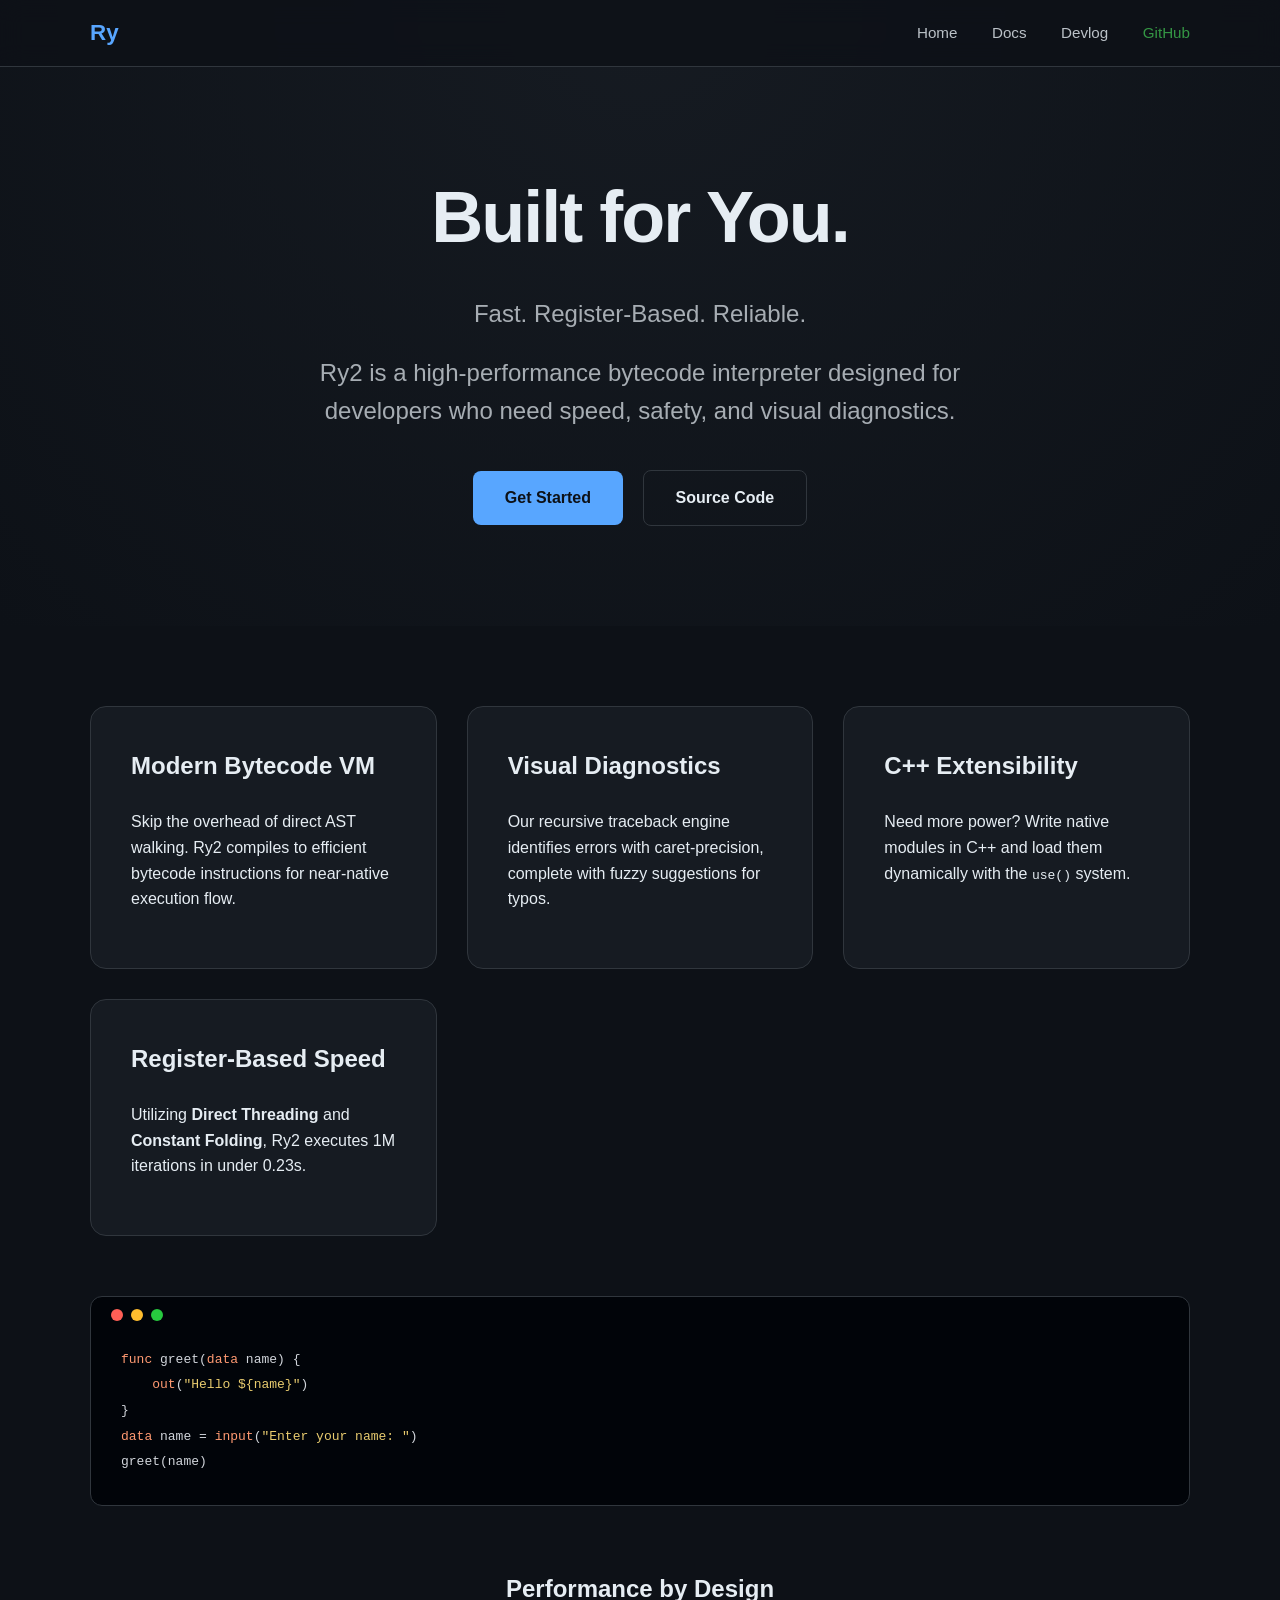
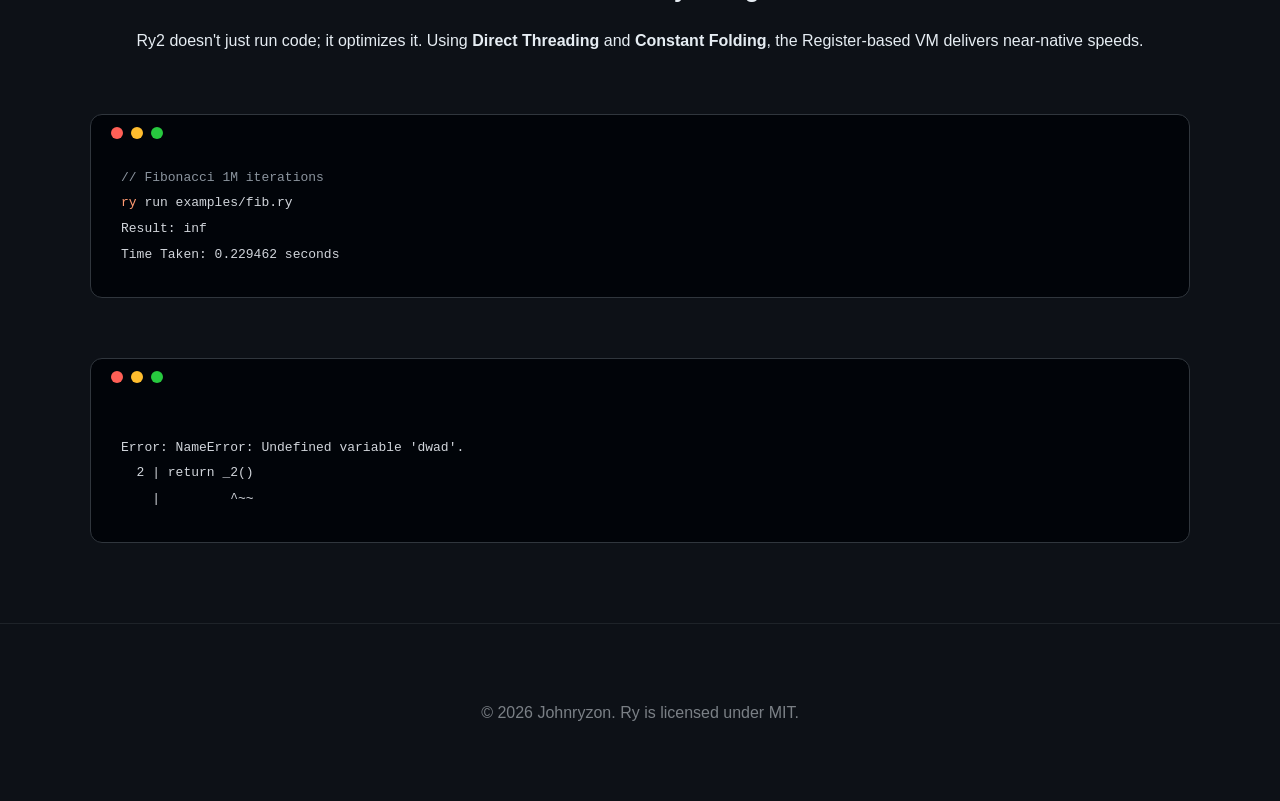
<file: index.html>
<!doctype html>
<html lang="en">
  <head>
    <meta charset="UTF-8" />
    <meta name="viewport" content="width=device-width, initial-scale=1.0" />
    <link rel="stylesheet" href="styles/style.css" />
    <title>Ry | Home</title>
  </head>
  <body>
    <nav>
      <div class="nav-content">
        <a href="index.html" class="logo">Ry</a>
        <div class="nav-links">
          <a href="index.html">Home</a>
          <a href="docs/index.html">Docs</a>
          <a href="blog/index.html">Devlog</a>
          <a
            href="https://github.com/johnryzon123/Ry2"
            style="color: var(--success)"
            >GitHub</a
          >
        </div>
      </div>
    </nav>

    <header class="hero">
      <h1>Built for You.</h1>
      <p class="tagline">Fast. Register-Based. Reliable.</p>
      <p class="tagline">
        Ry2 is a high-performance bytecode interpreter designed for developers
        who need speed, safety, and visual diagnostics.
      </p>
      <div class="cta-group">
        <a href="docs/index.html" class="btn btn-primary">Get Started</a>
        <a href="https://github.com/johnryzon123/Ry2" class="btn btn-secondary"
          >Source Code</a
        >
      </div>
    </header>

    <div class="container">
      <div class="grid">
        <div class="card">
          <h3>Modern Bytecode VM</h3>
          <p>
            Skip the overhead of direct AST walking. Ry2 compiles to efficient
            bytecode instructions for near-native execution flow.
          </p>
        </div>
        <div class="card">
          <h3>Visual Diagnostics</h3>
          <p>
            Our recursive traceback engine identifies errors with
            caret-precision, complete with fuzzy suggestions for typos.
          </p>
        </div>
        <div class="card">
          <h3>C++ Extensibility</h3>
          <p>
            Need more power? Write native modules in C++ and load them
            dynamically with the <code>use()</code> system.
          </p>
        </div>
        <div class="card">
          <h3>Register-Based Speed</h3>
          <p>
            Utilizing <strong>Direct Threading</strong> and
            <strong>Constant Folding</strong>, Ry2 executes 1M iterations in
            under 0.23s.
          </p>
        </div>
      </div>
      <div class="code-box">
        <div class="code-header">
          <div class="dot" style="background: #ff5f56"></div>
          <div class="dot" style="background: #ffbd2e"></div>
          <div class="dot" style="background: #27c93f"></div>
        </div>
        <pre><code><span class="keyword">func</span> greet(<span class="keyword">data</span> name) {
    <span class="keyword">out</span>(<span class="string">"Hello ${name}"</span>)
}
<span class="keyword">data</span> name = <span class="keyword">input</span>(<span class="string">"Enter your name: "</span>)
greet(name)
</code></pre>
      </div>
      <section class="benchmarks" style="margin-top: 4rem; text-align: center">
        <h2>Performance by Design</h2>
        <p>
          Ry2 doesn't just run code; it optimizes it. Using
          <strong>Direct Threading</strong> and
          <strong>Constant Folding</strong>, the Register-based VM delivers
          near-native speeds.
        </p>

        <div class="code-box">
          <div class="code-header">
            <div class="dot" style="background: #ff5f56"></div>
            <div class="dot" style="background: #ffbd2e"></div>
            <div class="dot" style="background: #27c93f"></div>
          </div>
          <pre><code><span class="comment">// Fibonacci 1M iterations</span>
<span class="keyword">ry</span> run examples/fib.ry
<span class="success">Result: inf</span>
<span class="success">Time Taken: 0.229462 seconds</span></code></pre>
        </div>
        <div class="code-box">
          <div class="code-header">
            <div class="dot" style="background: #ff5f56"></div>
            <div class="dot" style="background: #ffbd2e"></div>
            <div class="dot" style="background: #27c93f"></div>
          </div>
          <pre><code>
<span class="error">Error: NameError: Undefined variable 'dwad'.</span>
  2 | return _2()
    |         <span class="error">^~~</span></code></pre>
        </div>
      </section>
    </div>

    <footer>
      <p>&copy; 2026 Johnryzon. Ry is licensed under MIT.</p>
    </footer>
  </body>
</html>
</file>
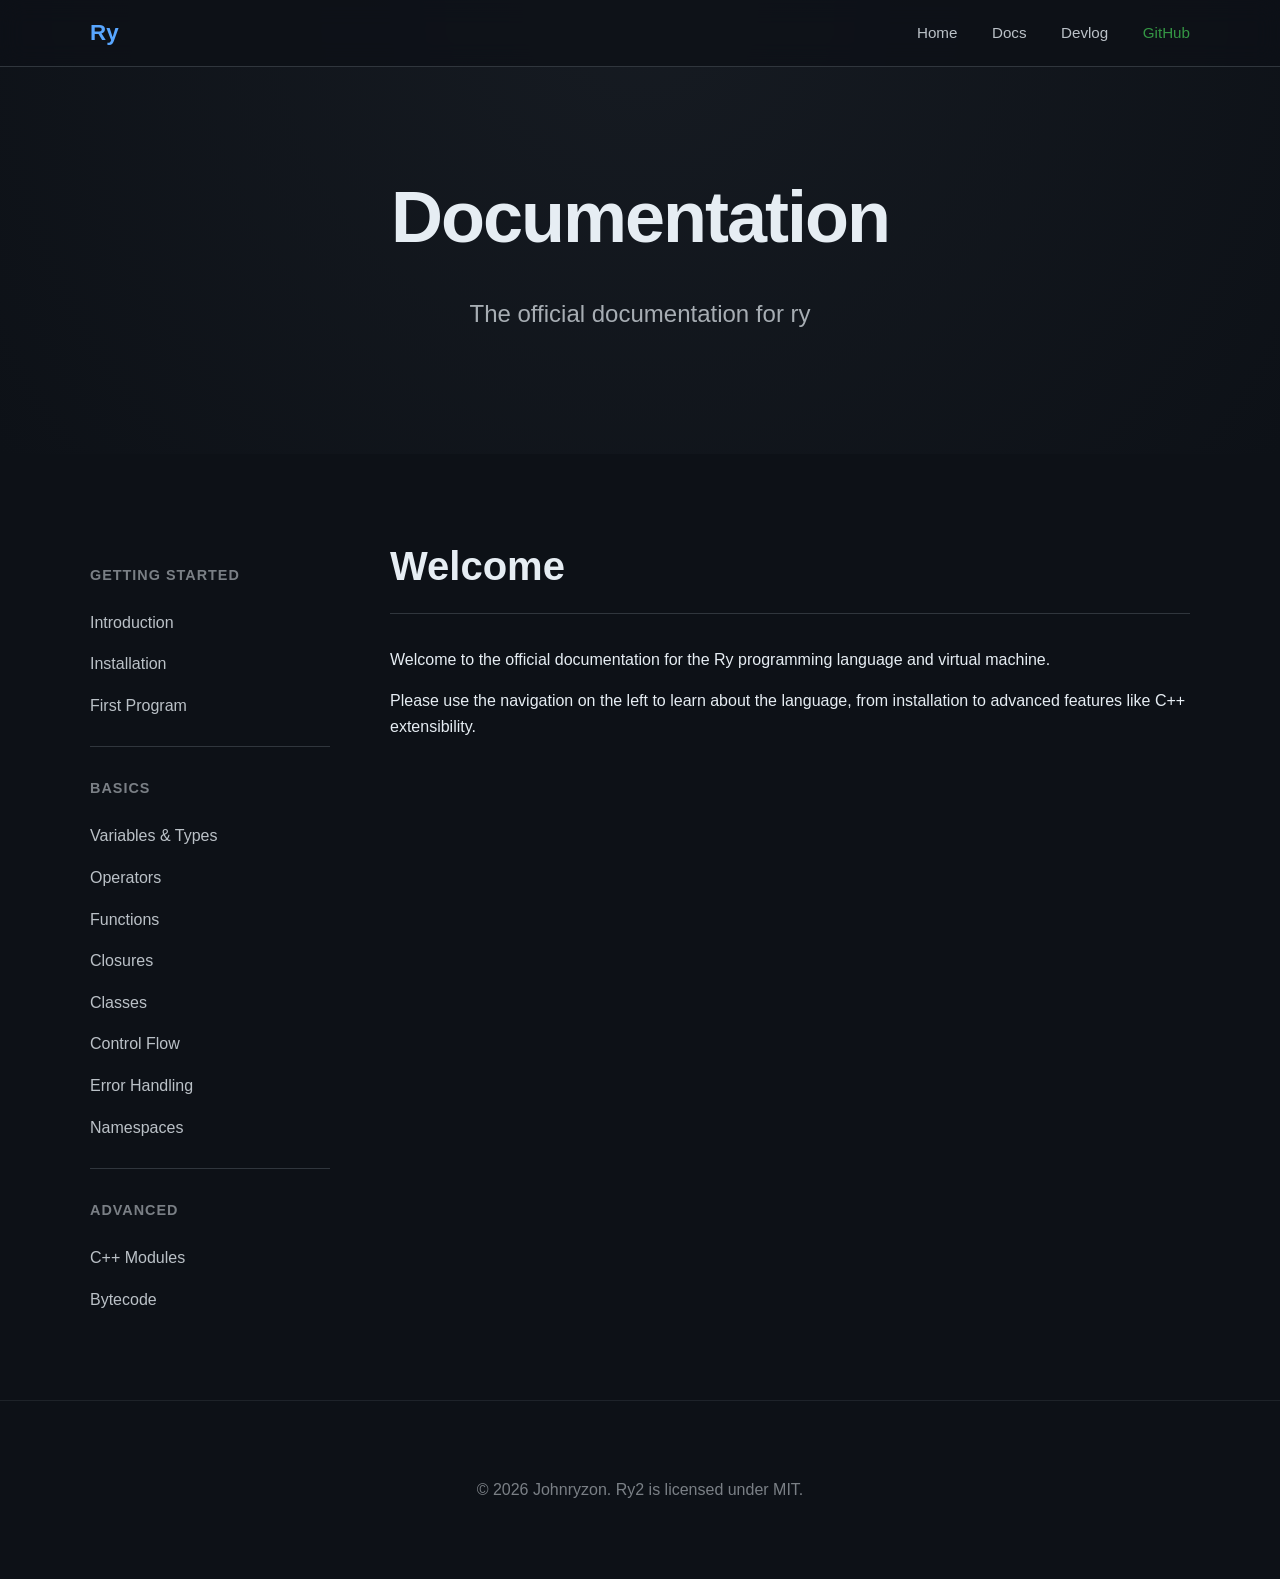
<file: docs/index.html>
<!doctype html>
<html lang="en">
  <head>
    <meta charset="UTF-8" />
    <meta name="viewport" content="width=device-width, initial-scale=1.0" />
    <link rel="stylesheet" href="../styles/style.css" />
    <title>Ry | Documentation</title>
  </head>
  <body>
    <nav>
      <div class="nav-content">
        <a href="../index.html" class="logo">Ry</a>
        <div class="nav-links">
          <a href="../index.html">Home</a>
          <a href="index.html">Docs</a>
          <a href="../blog/index.html">Devlog</a>
          <a
            href="https://github.com/johnryzon123/Ry2"
            style="color: var(--success)"
            >GitHub</a
          >
        </div>
      </div>
    </nav>
    <header class="hero">
      <h1>Documentation</h1>
      <p class="tagline">The official documentation for ry</p>
    </header>
    <div class="container docs-layout">
      <div class="sidebar">
        <h4>Getting Started</h4>
        <a href="intro.html">Introduction</a>
        <a href="installation.html">Installation</a>
        <a href="hello-world.html">First Program</a>
        <hr />
        <h4>Basics</h4>
        <a href="variables.html">Variables & Types</a>
        <a href="operators.html">Operators</a>
        <a href="functions.html">Functions</a>
        <a href="closures.html">Closures</a>
        <a href="classes.html">Classes</a>
        <a href="control-flow.html">Control Flow</a>
        <a href="error-handling.html">Error Handling</a>
        <a href="namespaces.html">Namespaces</a>
        <hr />
        <h4>Advanced</h4>
        <a href="cpp-modules.html">C++ Modules</a>
        <a href="bytecode.html">Bytecode</a>
      </div>
      <main class="docs-content">
        <h2>Welcome</h2>
        <p>
          Welcome to the official documentation for the Ry programming language
          and virtual machine.
        </p>
        <p>
          Please use the navigation on the left to learn about the language,
          from installation to advanced features like C++ extensibility.
        </p>
      </main>
    </div>

    <footer>
      <p>&copy; 2026 Johnryzon. Ry2 is licensed under MIT.</p>
    </footer>
  </body>
</html>
</file>
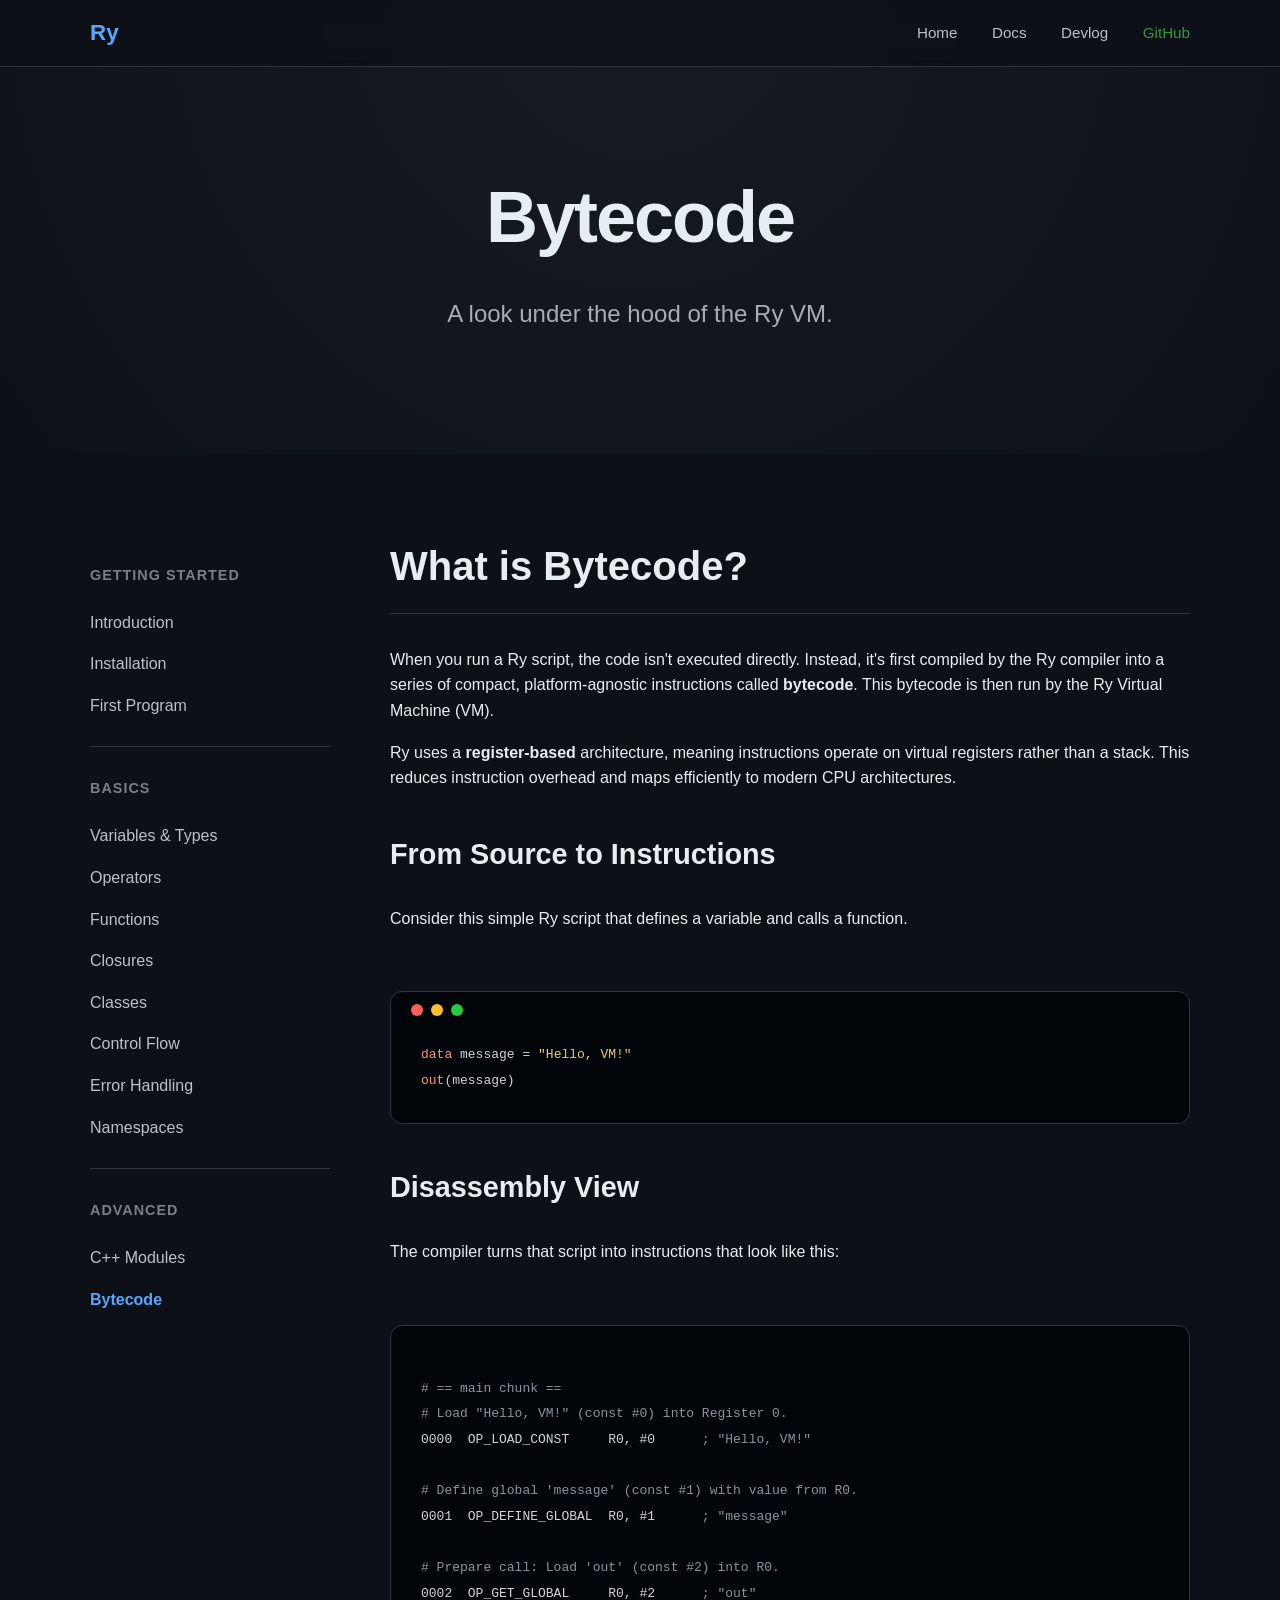
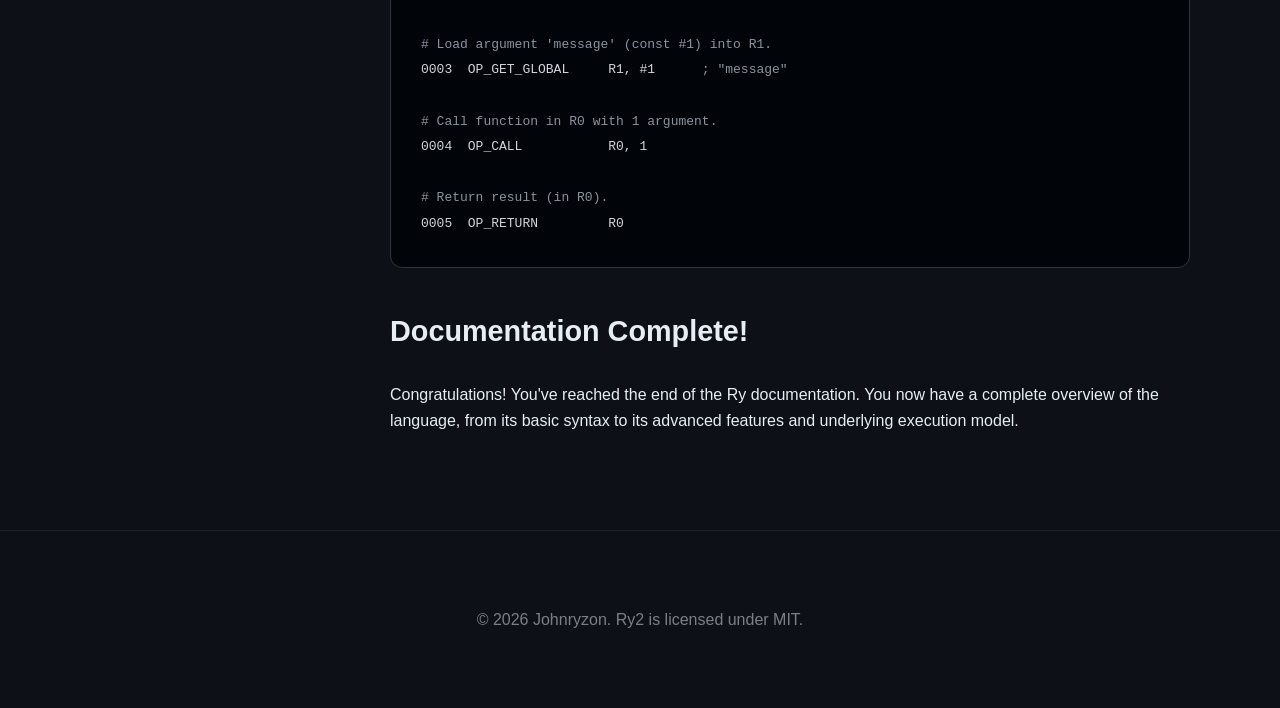
<file: docs/bytecode.html>
<!doctype html>
<html lang="en">
  <head>
    <meta charset="UTF-8" />
    <meta name="viewport" content="width=device-width, initial-scale=1.0" />
    <link rel="stylesheet" href="../styles/style.css" />
    <title>Ry | Bytecode</title>
  </head>
  <body>
    <nav>
      <div class="nav-content">
        <a href="../index.html" class="logo">Ry</a>
        <div class="nav-links">
          <a href="../index.html">Home</a>
          <a href="index.html">Docs</a>
          <a href="../blog/index.html">Devlog</a>
          <a
            href="https://github.com/johnryzon123/Ry2"
            style="color: var(--success)"
            >GitHub</a
          >
        </div>
      </div>
    </nav>
    <header class="hero">
      <h1>Bytecode</h1>
      <p class="tagline">A look under the hood of the Ry VM.</p>
    </header>

    <div class="container docs-layout">
      <div class="sidebar">
        <h4>Getting Started</h4>
        <a href="intro.html">Introduction</a>
        <a href="installation.html">Installation</a>
        <a href="hello-world.html">First Program</a>
        <hr />
        <h4>Basics</h4>
        <a href="variables.html">Variables & Types</a>
        <a href="operators.html">Operators</a>
        <a href="functions.html">Functions</a>
        <a href="closures.html">Closures</a>
        <a href="classes.html">Classes</a>
        <a href="control-flow.html">Control Flow</a>
        <a href="error-handling.html">Error Handling</a>
        <a href="namespaces.html">Namespaces</a>
        <hr />
        <h4>Advanced</h4>
        <a href="cpp-modules.html">C++ Modules</a>
        <a href="bytecode.html" class="active">Bytecode</a>
      </div>
      <main class="docs-content">
        <h2>What is Bytecode?</h2>
        <p>
          When you run a Ry script, the code isn't executed directly. Instead,
          it's first compiled by the Ry compiler into a series of compact,
          platform-agnostic instructions called <strong>bytecode</strong>. This
          bytecode is then run by the Ry Virtual Machine (VM).
        </p>
        <p>
          Ry uses a <strong>register-based</strong> architecture, meaning
          instructions operate on virtual registers rather than a stack. This
          reduces instruction overhead and maps efficiently to modern CPU
          architectures.
        </p>

        <h3>From Source to Instructions</h3>
        <p>
          Consider this simple Ry script that defines a variable and calls a
          function.
        </p>
        <div class="code-box">
          <div class="code-header">
            <div class="dot" style="background: #ff5f56"></div>
            <div class="dot" style="background: #ffbd2e"></div>
            <div class="dot" style="background: #27c93f"></div>
          </div>
          <pre><code><span class="keyword">data</span> message = <span class="string">"Hello, VM!"</span>
<span class="keyword">out</span>(message)
</code></pre>
        </div>

        <h3>Disassembly View</h3>
        <p>
          The compiler turns that script into instructions that look like this:
        </p>
        <div class="code-box">
          <pre><code><span class="comment"># == main chunk ==</span>
<span class="comment"># Load "Hello, VM!" (const #0) into Register 0.</span>
0000  OP_LOAD_CONST     R0, #0      <span class="comment">; "Hello, VM!"</span>

<span class="comment"># Define global 'message' (const #1) with value from R0.</span>
0001  OP_DEFINE_GLOBAL  R0, #1      <span class="comment">; "message"</span>

<span class="comment"># Prepare call: Load 'out' (const #2) into R0.</span>
0002  OP_GET_GLOBAL     R0, #2      <span class="comment">; "out"</span>

<span class="comment"># Load argument 'message' (const #1) into R1.</span>
0003  OP_GET_GLOBAL     R1, #1      <span class="comment">; "message"</span>

<span class="comment"># Call function in R0 with 1 argument.</span>
0004  OP_CALL           R0, 1

<span class="comment"># Return result (in R0).</span>
0005  OP_RETURN         R0
</code></pre>
        </div>

        <h3>Documentation Complete!</h3>
        <p>
          Congratulations! You've reached the end of the Ry documentation. You
          now have a complete overview of the language, from its basic syntax to
          its advanced features and underlying execution model.
        </p>
      </main>
    </div>

    <footer>
      <p>&copy; 2026 Johnryzon. Ry2 is licensed under MIT.</p>
    </footer>
  </body>
</html>
</file>
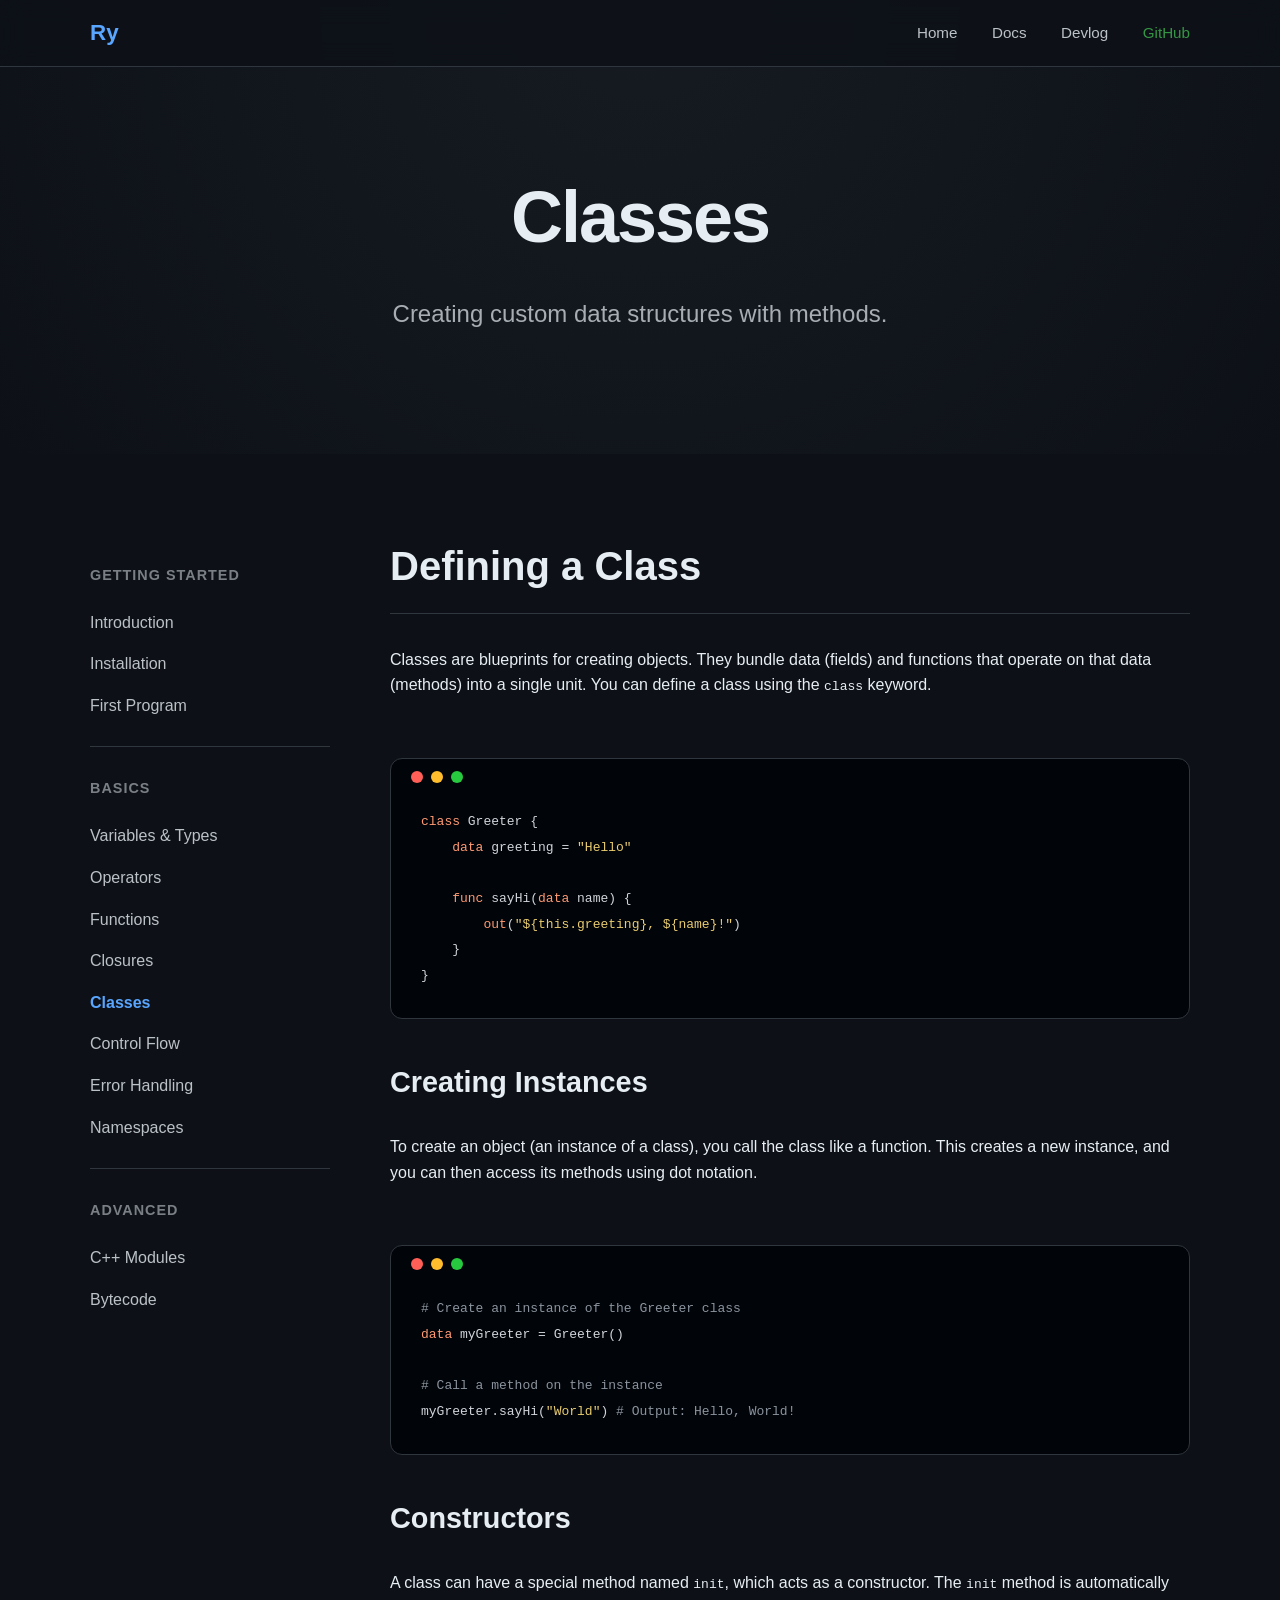
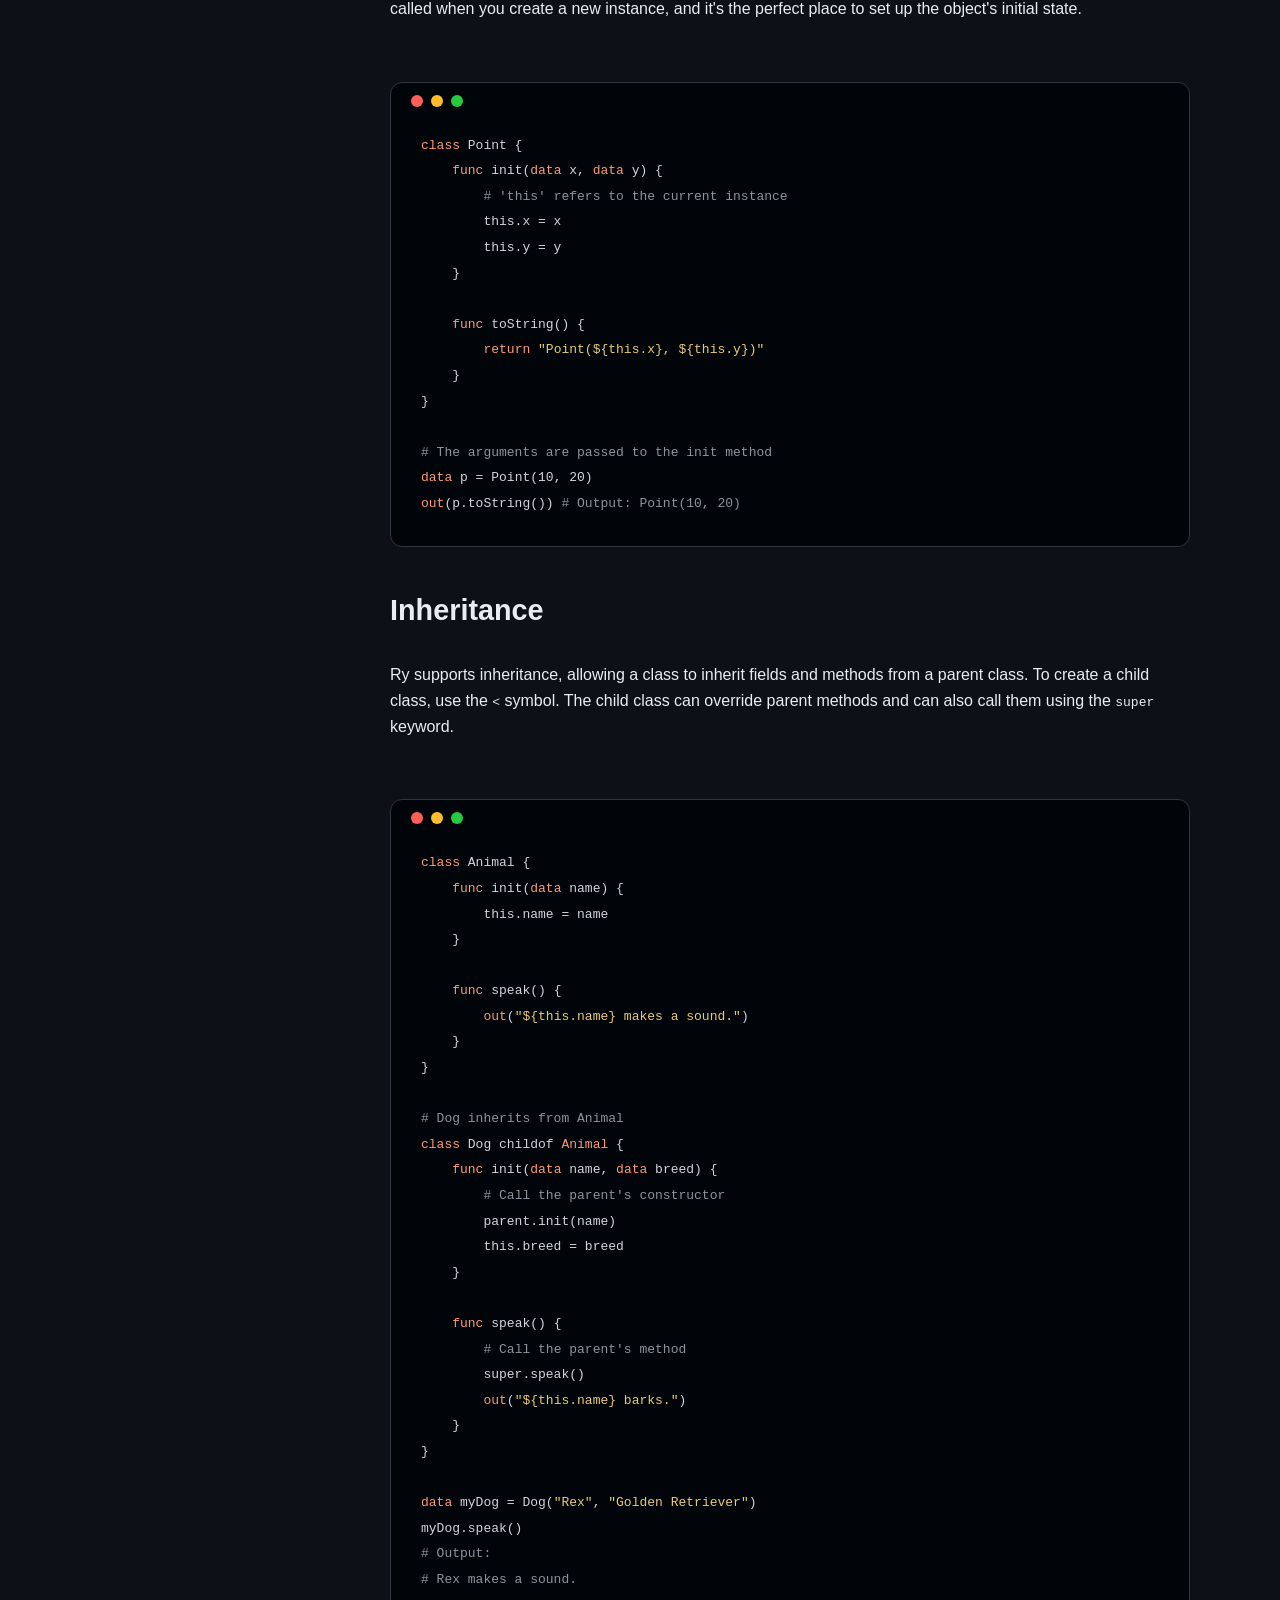
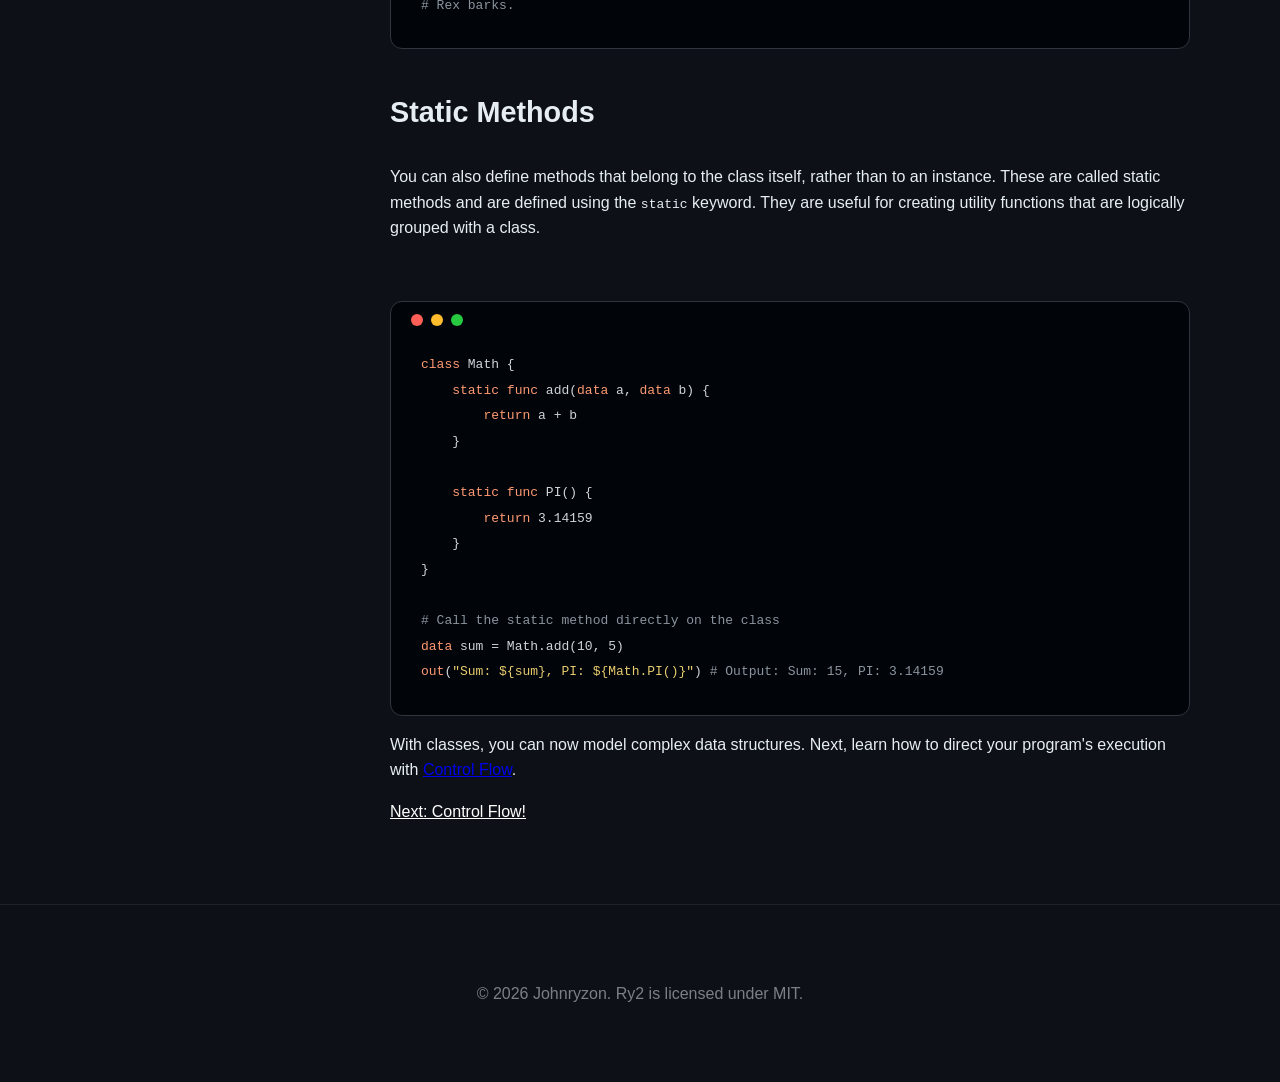
<file: docs/classes.html>
<!doctype html>
<html lang="en">
  <head>
    <meta charset="UTF-8" />
    <meta name="viewport" content="width=device-width, initial-scale=1.0" />
    <link rel="stylesheet" href="../styles/style.css" />
    <title>Ry | Classes</title>
  </head>
  <body>
    <nav>
      <div class="nav-content">
        <a href="../index.html" class="logo">Ry</a>
        <div class="nav-links">
          <a href="../index.html">Home</a>
          <a href="index.html">Docs</a>
          <a href="../blog/index.html">Devlog</a>
          <a
            href="https://github.com/johnryzon123/Ry2"
            style="color: var(--success)"
            >GitHub</a
          >
        </div>
      </div>
    </nav>
    <header class="hero">
      <h1>Classes</h1>
      <p class="tagline">Creating custom data structures with methods.</p>
    </header>

    <div class="container docs-layout">
      <div class="sidebar">
        <h4>Getting Started</h4>
        <a href="intro.html">Introduction</a>
        <a href="installation.html">Installation</a>
        <a href="hello-world.html">First Program</a>
        <hr />
        <h4>Basics</h4>
        <a href="variables.html">Variables & Types</a>
        <a href="operators.html">Operators</a>
        <a href="functions.html">Functions</a>
        <a href="closures.html">Closures</a>
        <a href="classes.html" class="active">Classes</a>
        <a href="control-flow.html">Control Flow</a>
        <a href="error-handling.html">Error Handling</a>
        <a href="namespaces.html">Namespaces</a>
        <hr />
        <h4>Advanced</h4>
        <a href="cpp-modules.html">C++ Modules</a>
        <a href="bytecode.html">Bytecode</a>
      </div>
      <main class="docs-content">
        <h2>Defining a Class</h2>
        <p>
          Classes are blueprints for creating objects. They bundle data (fields)
          and functions that operate on that data (methods) into a single unit.
          You can define a class using the <code>class</code> keyword.
        </p>
        <div class="code-box">
          <div class="code-header">
            <div class="dot" style="background: #ff5f56"></div>
            <div class="dot" style="background: #ffbd2e"></div>
            <div class="dot" style="background: #27c93f"></div>
          </div>
          <pre><code><span class="keyword">class</span> Greeter {
    <span class="keyword">data</span> greeting = <span class="string">"Hello"</span>

    <span class="keyword">func</span> sayHi(<span class="keyword">data</span> name) {
        <span class="keyword">out</span>(<span class="string">"${this.greeting}, ${name}!"</span>)
    }
}
</code></pre>
        </div>

        <h3>Creating Instances</h3>
        <p>
          To create an object (an instance of a class), you call the class like
          a function. This creates a new instance, and you can then access its
          methods using dot notation.
        </p>
        <div class="code-box">
          <div class="code-header">
            <div class="dot" style="background: #ff5f56"></div>
            <div class="dot" style="background: #ffbd2e"></div>
            <div class="dot" style="background: #27c93f"></div>
          </div>
          <pre><code><span class="comment"># Create an instance of the Greeter class</span>
<span class="keyword">data</span> myGreeter = Greeter()

<span class="comment"># Call a method on the instance</span>
myGreeter.sayHi(<span class="string">"World"</span>) <span class="comment"># Output: Hello, World!</span>
</code></pre>
        </div>

        <h3>Constructors</h3>
        <p>
          A class can have a special method named <code>init</code>, which acts
          as a constructor. The <code>init</code> method is automatically called
          when you create a new instance, and it's the perfect place to set up
          the object's initial state.
        </p>
        <div class="code-box">
          <div class="code-header">
            <div class="dot" style="background: #ff5f56"></div>
            <div class="dot" style="background: #ffbd2e"></div>
            <div class="dot" style="background: #27c93f"></div>
          </div>
          <pre><code><span class="keyword">class</span> Point {
    <span class="keyword">func</span> init(<span class="keyword">data</span> x, <span class="keyword">data</span> y) {
        <span class="comment"># 'this' refers to the current instance</span>
        this.x = x
        this.y = y
    }

    <span class="keyword">func</span> toString() {
        <span class="keyword">return</span> <span class="string">"Point(${this.x}, ${this.y})"</span>
    }
}

<span class="comment"># The arguments are passed to the init method</span>
<span class="keyword">data</span> p = Point(10, 20)
<span class="keyword">out</span>(p.toString()) <span class="comment"># Output: Point(10, 20)</span>
</code></pre>
        </div>

        <h3>Inheritance</h3>
        <p>
          Ry supports inheritance, allowing a class to inherit fields and
          methods from a parent class. To create a child class, use the
          <code>&lt;</code> symbol. The child class can override parent methods
          and can also call them using the <code>super</code> keyword.
        </p>
        <div class="code-box">
          <div class="code-header">
            <div class="dot" style="background: #ff5f56"></div>
            <div class="dot" style="background: #ffbd2e"></div>
            <div class="dot" style="background: #27c93f"></div>
          </div>
          <pre><code><span class="keyword">class</span> Animal {
    <span class="keyword">func</span> init(<span class="keyword">data</span> name) {
        this.name = name
    }

    <span class="keyword">func</span> speak() {
        <span class="keyword">out</span>(<span class="string">"${this.name} makes a sound."</span>)
    }
}

<span class="comment"># Dog inherits from Animal</span>
<span class="keyword">class</span> Dog childof <span class="keyword">Animal</span> {
    <span class="keyword">func</span> init(<span class="keyword">data</span> name, <span class="keyword">data</span> breed) {
        <span class="comment"># Call the parent's constructor</span>
        parent.init(name)
        this.breed = breed
    }

    <span class="keyword">func</span> speak() {
        <span class="comment"># Call the parent's method</span>
        super.speak()
        <span class="keyword">out</span>(<span class="string">"${this.name} barks."</span>)
    }
}

<span class="keyword">data</span> myDog = Dog(<span class="string">"Rex"</span>, <span class="string">"Golden Retriever"</span>)
myDog.speak()
<span class="comment"># Output:</span>
<span class="comment"># Rex makes a sound.</span>
<span class="comment"># Rex barks.</span>
</code></pre>
        </div>

        <h3>Static Methods</h3>
        <p>
          You can also define methods that belong to the class itself, rather
          than to an instance. These are called static methods and are defined
          using the <code>static</code> keyword. They are useful for creating
          utility functions that are logically grouped with a class.
        </p>
        <div class="code-box">
          <div class="code-header">
            <div class="dot" style="background: #ff5f56"></div>
            <div class="dot" style="background: #ffbd2e"></div>
            <div class="dot" style="background: #27c93f"></div>
          </div>
          <pre><code><span class="keyword">class</span> Math {
    <span class="keyword">static func</span> add(<span class="keyword">data</span> a, <span class="keyword">data</span> b) {
        <span class="keyword">return</span> a + b
    }

    <span class="keyword">static func</span> PI() {
        <span class="keyword">return</span> 3.14159
    }
}

<span class="comment"># Call the static method directly on the class</span>
<span class="keyword">data</span> sum = Math.add(10, 5)
<span class="keyword">out</span>(<span class="string">"Sum: ${sum}, PI: ${Math.PI()}"</span>) <span class="comment"># Output: Sum: 15, PI: 3.14159</span>
</code></pre>
        </div>

        <p>
          With classes, you can now model complex data structures. Next, learn
          how to direct your program's execution with
          <a href="control-flow.html">Control Flow</a>.
        </p>
        <a href="control-flow.html" style="color: white">Next: Control Flow!</a>
      </main>
    </div>

    <footer>
      <p>&copy; 2026 Johnryzon. Ry2 is licensed under MIT.</p>
    </footer>
  </body>
</html>
</file>
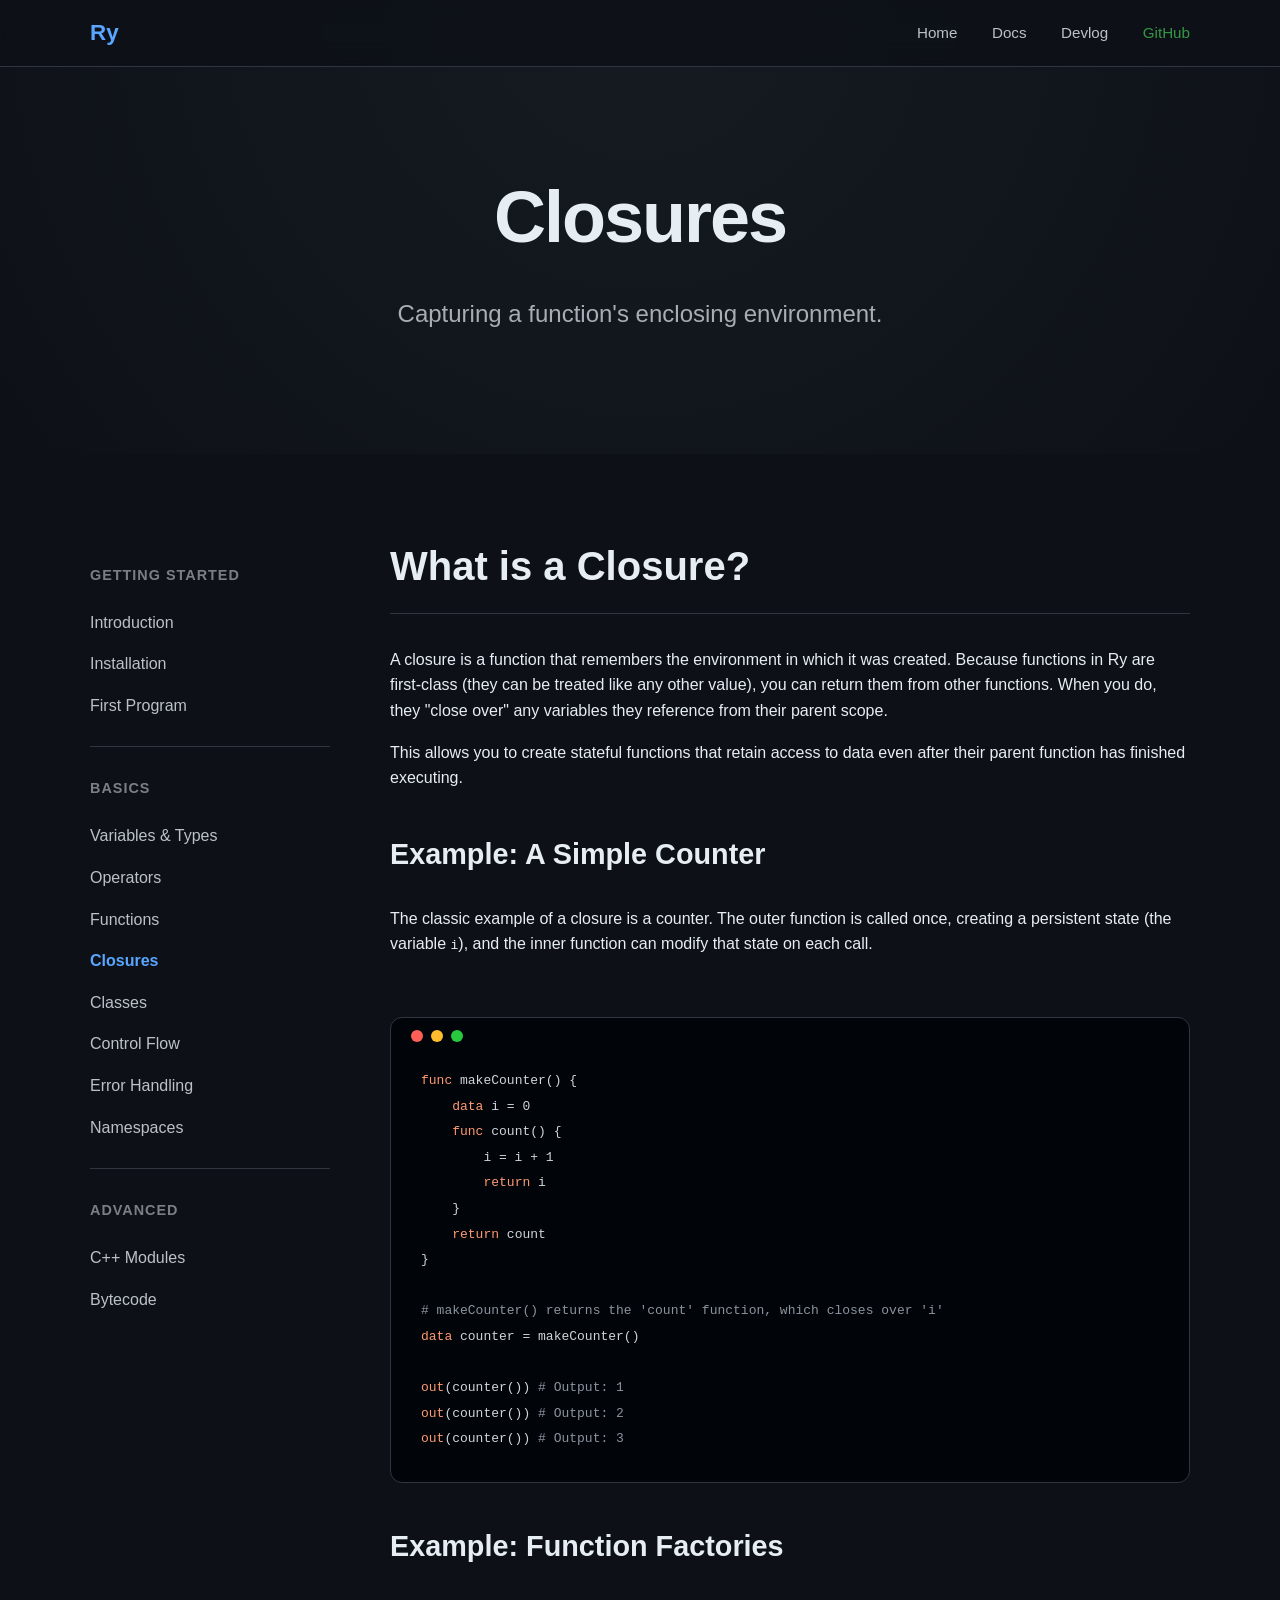
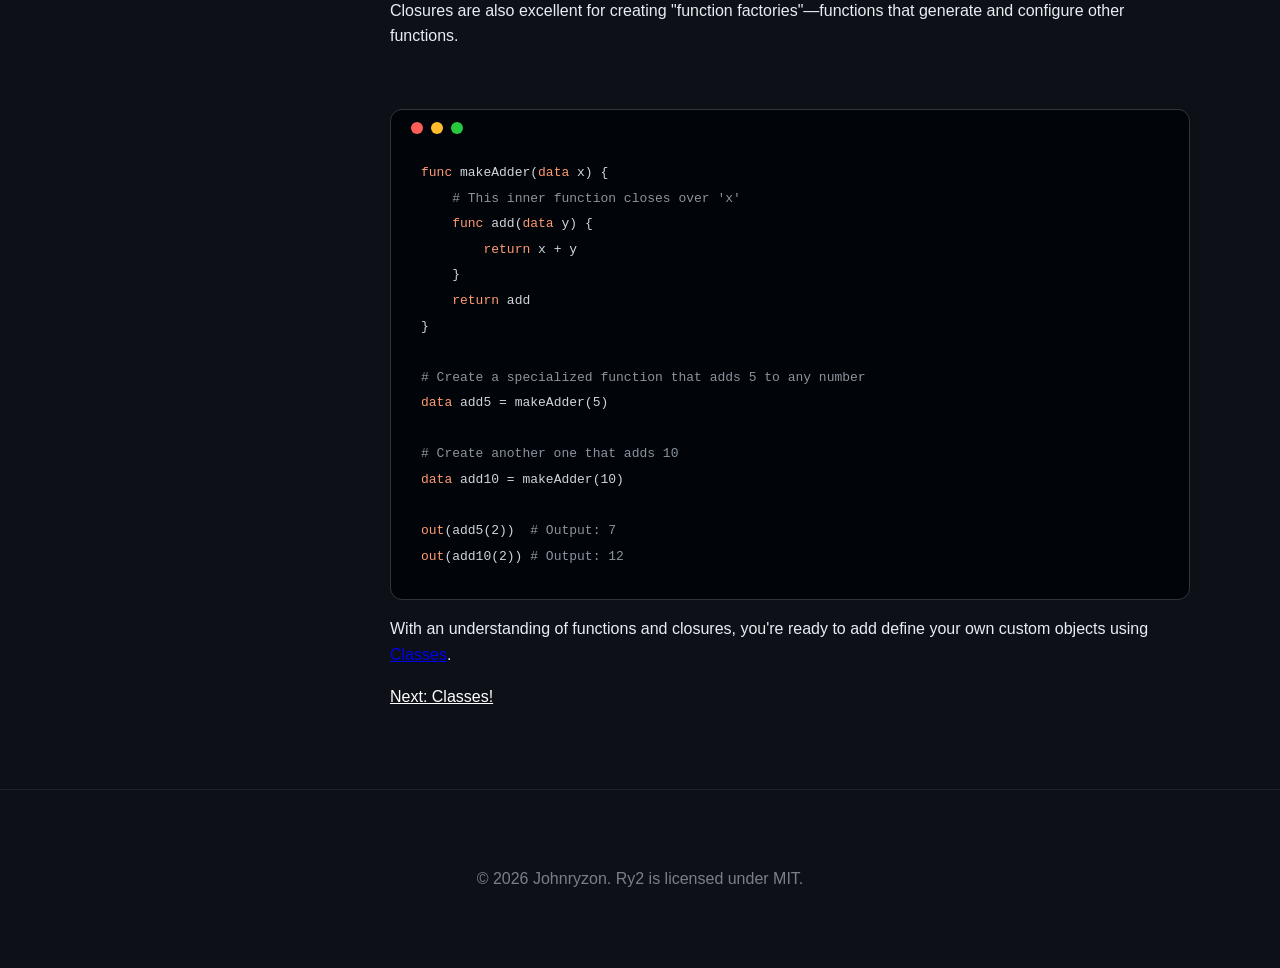
<file: docs/closures.html>
<!doctype html>
<html lang="en">
  <head>
    <meta charset="UTF-8" />
    <meta name="viewport" content="width=device-width, initial-scale=1.0" />
    <link rel="stylesheet" href="../styles/style.css" />
    <title>Ry | Closures</title>
  </head>
  <body>
    <nav>
      <div class="nav-content">
        <a href="../index.html" class="logo">Ry</a>
        <div class="nav-links">
          <a href="../index.html">Home</a>
          <a href="index.html">Docs</a>
          <a href="../blog/index.html">Devlog</a>
          <a
            href="https://github.com/johnryzon123/Ry2"
            style="color: var(--success)"
            >GitHub</a
          >
        </div>
      </div>
    </nav>
    <header class="hero">
      <h1>Closures</h1>
      <p class="tagline">Capturing a function's enclosing environment.</p>
    </header>

    <div class="container docs-layout">
      <div class="sidebar">
        <h4>Getting Started</h4>
        <a href="intro.html">Introduction</a>
        <a href="installation.html">Installation</a>
        <a href="hello-world.html">First Program</a>
        <hr />
        <h4>Basics</h4>
        <a href="variables.html">Variables & Types</a>
        <a href="operators.html">Operators</a>
        <a href="functions.html">Functions</a>
        <a href="closures.html" class="active">Closures</a>
        <a href="classes.html">Classes</a>
        <a href="control-flow.html">Control Flow</a>
        <a href="error-handling.html">Error Handling</a>
        <a href="namespaces.html">Namespaces</a>
        <hr />
        <h4>Advanced</h4>
        <a href="cpp-modules.html">C++ Modules</a>
        <a href="bytecode.html">Bytecode</a>
      </div>
      <main class="docs-content">
        <h2>What is a Closure?</h2>
        <p>
          A closure is a function that remembers the environment in which it was
          created. Because functions in Ry are first-class (they can be treated
          like any other value), you can return them from other functions. When
          you do, they "close over" any variables they reference from their
          parent scope.
        </p>
        <p>
          This allows you to create stateful functions that retain access to
          data even after their parent function has finished executing.
        </p>

        <h3>Example: A Simple Counter</h3>
        <p>
          The classic example of a closure is a counter. The outer function is
          called once, creating a persistent state (the variable
          <code>i</code>), and the inner function can modify that state on each
          call.
        </p>
        <div class="code-box">
          <div class="code-header">
            <div class="dot" style="background: #ff5f56"></div>
            <div class="dot" style="background: #ffbd2e"></div>
            <div class="dot" style="background: #27c93f"></div>
          </div>
          <pre><code><span class="keyword">func</span> makeCounter() {
    <span class="keyword">data</span> i = 0
    <span class="keyword">func</span> count() {
        i = i + 1
        <span class="keyword">return</span> i
    }
    <span class="keyword">return</span> count
}

<span class="comment"># makeCounter() returns the 'count' function, which closes over 'i'</span>
<span class="keyword">data</span> counter = makeCounter()

<span class="keyword">out</span>(counter()) <span class="comment"># Output: 1</span>
<span class="keyword">out</span>(counter()) <span class="comment"># Output: 2</span>
<span class="keyword">out</span>(counter()) <span class="comment"># Output: 3</span>
</code></pre>
        </div>

        <h3>Example: Function Factories</h3>
        <p>
          Closures are also excellent for creating "function
          factories"—functions that generate and configure other functions.
        </p>
        <div class="code-box">
          <div class="code-header">
            <div class="dot" style="background: #ff5f56"></div>
            <div class="dot" style="background: #ffbd2e"></div>
            <div class="dot" style="background: #27c93f"></div>
          </div>
          <pre><code><span class="keyword">func</span> makeAdder(<span class="keyword">data</span> x) {
    <span class="comment"># This inner function closes over 'x'</span>
    <span class="keyword">func</span> add(<span class="keyword">data</span> y) {
        <span class="keyword">return</span> x + y
    }
    <span class="keyword">return</span> add
}

<span class="comment"># Create a specialized function that adds 5 to any number</span>
<span class="keyword">data</span> add5 = makeAdder(5)

<span class="comment"># Create another one that adds 10</span>
<span class="keyword">data</span> add10 = makeAdder(10)

<span class="keyword">out</span>(add5(2))  <span class="comment"># Output: 7</span>
<span class="keyword">out</span>(add10(2)) <span class="comment"># Output: 12</span>
</code></pre>
        </div>

        <p>
          With an understanding of functions and closures, you're ready to add
          define your own custom objects using
          <a href="classes.html">Classes</a>.
        </p>
        <a href="classes.html" style="color: white">Next: Classes!</a>
      </main>
    </div>

    <footer>
      <p>&copy; 2026 Johnryzon. Ry2 is licensed under MIT.</p>
    </footer>
  </body>
</html>
</file>
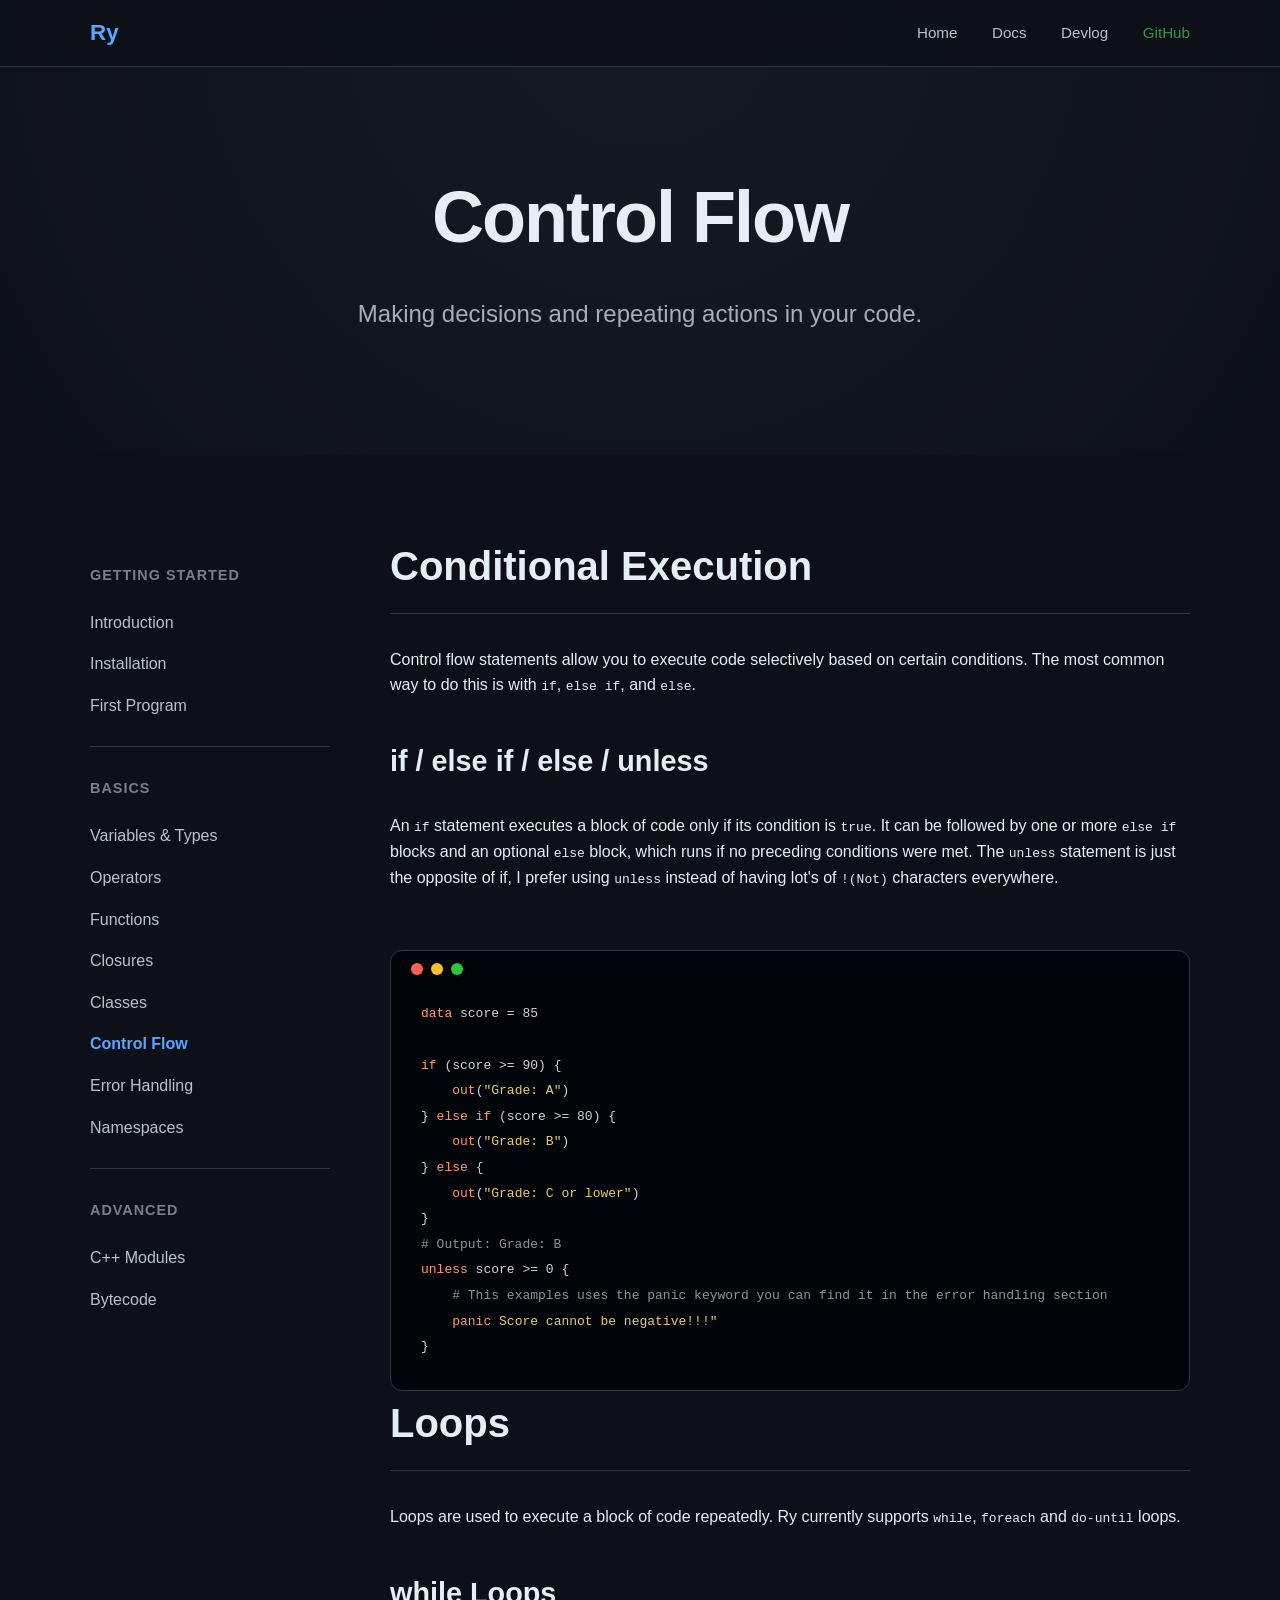
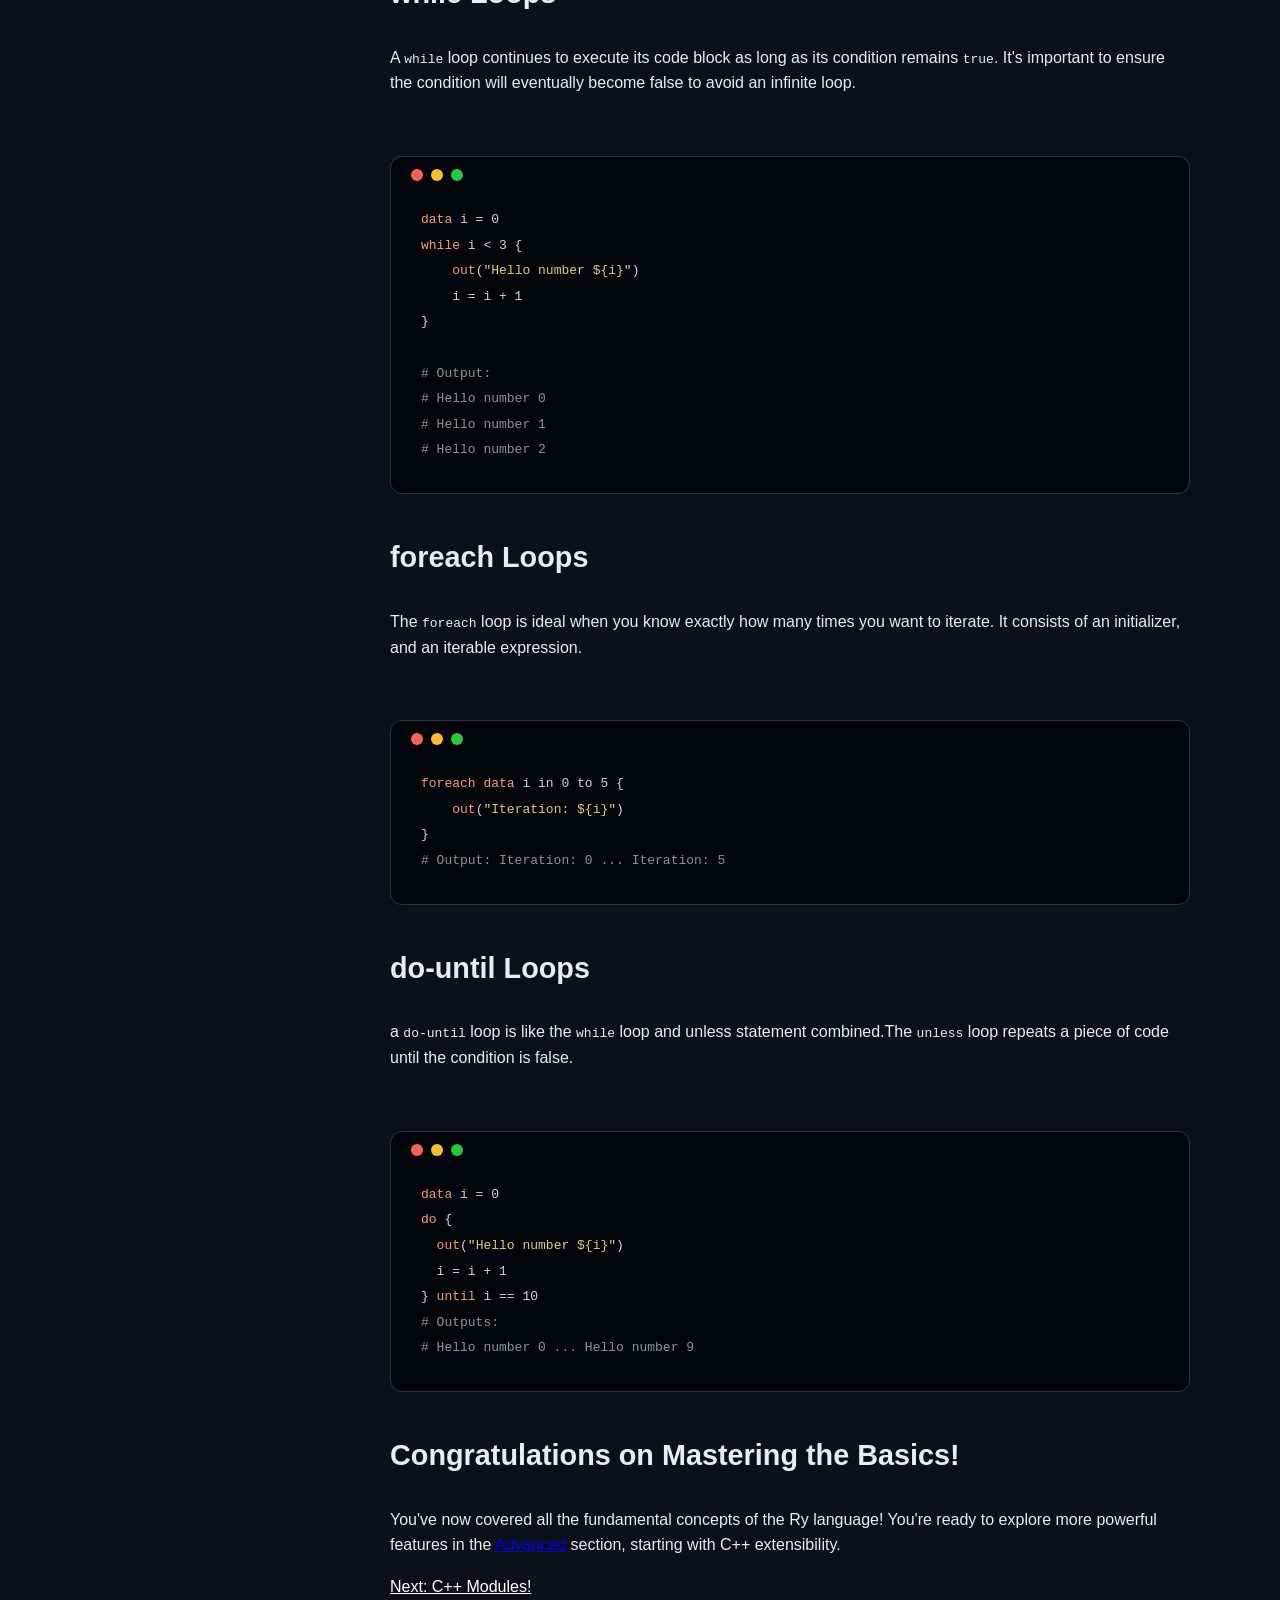
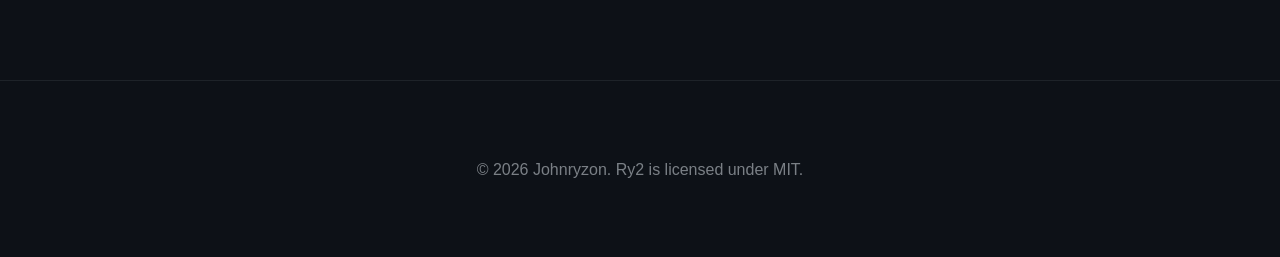
<file: docs/control-flow.html>
<!doctype html>
<html lang="en">
  <head>
    <meta charset="UTF-8" />
    <meta name="viewport" content="width=device-width, initial-scale=1.0" />
    <link rel="stylesheet" href="../styles/style.css" />
    <title>Ry | Control Flow</title>
  </head>
  <body>
    <nav>
      <div class="nav-content">
        <a href="../index.html" class="logo">Ry</a>
        <div class="nav-links">
          <a href="../index.html">Home</a>
          <a href="index.html">Docs</a>
          <a href="../blog/index.html">Devlog</a>
          <a
            href="https://github.com/johnryzon123/Ry2"
            style="color: var(--success)"
            >GitHub</a
          >
        </div>
      </div>
    </nav>
    <header class="hero">
      <h1>Control Flow</h1>
      <p class="tagline">
        Making decisions and repeating actions in your code.
      </p>
    </header>

    <div class="container docs-layout">
      <div class="sidebar">
        <h4>Getting Started</h4>
        <a href="intro.html">Introduction</a>
        <a href="installation.html">Installation</a>
        <a href="hello-world.html">First Program</a>
        <hr />
        <h4>Basics</h4>
        <a href="variables.html">Variables & Types</a>
        <a href="operators.html">Operators</a>
        <a href="functions.html">Functions</a>
        <a href="closures.html">Closures</a>
        <a href="classes.html">Classes</a>
        <a href="control-flow.html" class="active">Control Flow</a>
        <a href="error-handling.html">Error Handling</a>
        <a href="namespaces.html">Namespaces</a>
        <hr />
        <h4>Advanced</h4>
        <a href="cpp-modules.html">C++ Modules</a>
        <a href="bytecode.html">Bytecode</a>
      </div>
      <main class="docs-content">
        <h2>Conditional Execution</h2>
        <p>
          Control flow statements allow you to execute code selectively based on
          certain conditions. The most common way to do this is with
          <code>if</code>, <code>else if</code>, and <code>else</code>.
        </p>

        <h3>if / else if / else / unless</h3>
        <p>
          An <code>if</code> statement executes a block of code only if its
          condition is <code>true</code>. It can be followed by one or more
          <code>else if</code> blocks and an optional <code>else</code> block,
          which runs if no preceding conditions were met. The
          <code>unless</code> statement is just the opposite of if, I prefer
          using <code>unless</code> instead of having lot's of
          <code>!(Not)</code> characters everywhere.
        </p>
        <div class="code-box">
          <div class="code-header">
            <div class="dot" style="background: #ff5f56"></div>
            <div class="dot" style="background: #ffbd2e"></div>
            <div class="dot" style="background: #27c93f"></div>
          </div>
          <pre><code><span class="keyword">data</span> score = 85

<span class="keyword">if</span> (score >= 90) {
    <span class="keyword">out</span>(<span class="string">"Grade: A"</span>)
} <span class="keyword">else if</span> (score >= 80) {
    <span class="keyword">out</span>(<span class="string">"Grade: B"</span>)
} <span class="keyword">else</span> {
    <span class="keyword">out</span>(<span class="string">"Grade: C or lower"</span>)
}
<span class="comment"># Output: Grade: B</span>
<span class="keyword">unless</span> score >= 0 {
    <span class="comment"># This examples uses the <code>panic</code> keyword you can find it in the error handling section</span>
    <span class="keyword">panic</span> <span class="string">Score cannot be negative!!!"</span>
}
</code></pre>
        </div>

        <h2>Loops</h2>
        <p>
          Loops are used to execute a block of code repeatedly. Ry currently
          supports <code>while</code>, <code>foreach</code> and
          <code>do-until</code> loops.
        </p>

        <h3>while Loops</h3>
        <p>
          A <code>while</code> loop continues to execute its code block as long
          as its condition remains <code>true</code>. It's important to ensure
          the condition will eventually become false to avoid an infinite loop.
        </p>
        <div class="code-box">
          <div class="code-header">
            <div class="dot" style="background: #ff5f56"></div>
            <div class="dot" style="background: #ffbd2e"></div>
            <div class="dot" style="background: #27c93f"></div>
          </div>
          <pre><code><span class="keyword">data</span> i = 0
<span class="keyword">while</span> i < 3 {
    <span class="keyword">out</span>(<span class="string">"Hello number ${i}"</span>)
    i = i + 1
}

<span class="comment"># Output:</span>
<span class="comment"># Hello number 0</span>
<span class="comment"># Hello number 1</span>
<span class="comment"># Hello number 2</span>
</code></pre>
        </div>

        <h3>foreach Loops</h3>
        <p>
          The <code>foreach</code> loop is ideal when you know exactly how many
          times you want to iterate. It consists of an initializer, and an
          iterable expression.
        </p>
        <div class="code-box">
          <div class="code-header">
            <div class="dot" style="background: #ff5f56"></div>
            <div class="dot" style="background: #ffbd2e"></div>
            <div class="dot" style="background: #27c93f"></div>
          </div>
          <pre><code><span class="keyword">foreach</span> <span class="keyword">data</span> i in 0 to 5 {
    <span class="keyword">out</span>(<span class="string">"Iteration: ${i}"</span>)
}
<span class="comment"># Output: Iteration: 0 ... Iteration: 5</span>
</code></pre>
        </div>

        <h3>do-until Loops</h3>
        <p>
          a <code>do-until</code> loop is like the <code>while</code> loop and
          unless statement combined.The <code>unless</code> loop repeats a piece
          of code until the condition is false.
        </p>
        <div class="code-box">
          <div class="code-header">
            <div class="dot" style="background: #ff5f56"></div>
            <div class="dot" style="background: #ffbd2e"></div>
            <div class="dot" style="background: #27c93f"></div>
          </div>
          <pre><code><span class="keyword">data</span> i = 0
<span class="keyword">do</span> {
  <span class="keyword">out</span>(<span class="string">"Hello number ${i}"</span>)
  i = i + 1
} <span class="keyword">until</span> i == 10
<span class="comment"># Outputs: </span>
<span class="comment"># Hello number 0 ... Hello number 9</span>
</code></pre>
        </div>

        <h3>Congratulations on Mastering the Basics!</h3>
        <p>
          You've now covered all the fundamental concepts of the Ry language!
          You're ready to explore more powerful features in the
          <a href="cpp-modules.html">Advanced</a> section, starting with C++
          extensibility.
        </p>
        <a href="cpp-modules.html" style="color: white">Next: C++ Modules!</a>
      </main>
    </div>

    <footer>
      <p>&copy; 2026 Johnryzon. Ry2 is licensed under MIT.</p>
    </footer>
  </body>
</html>
</file>
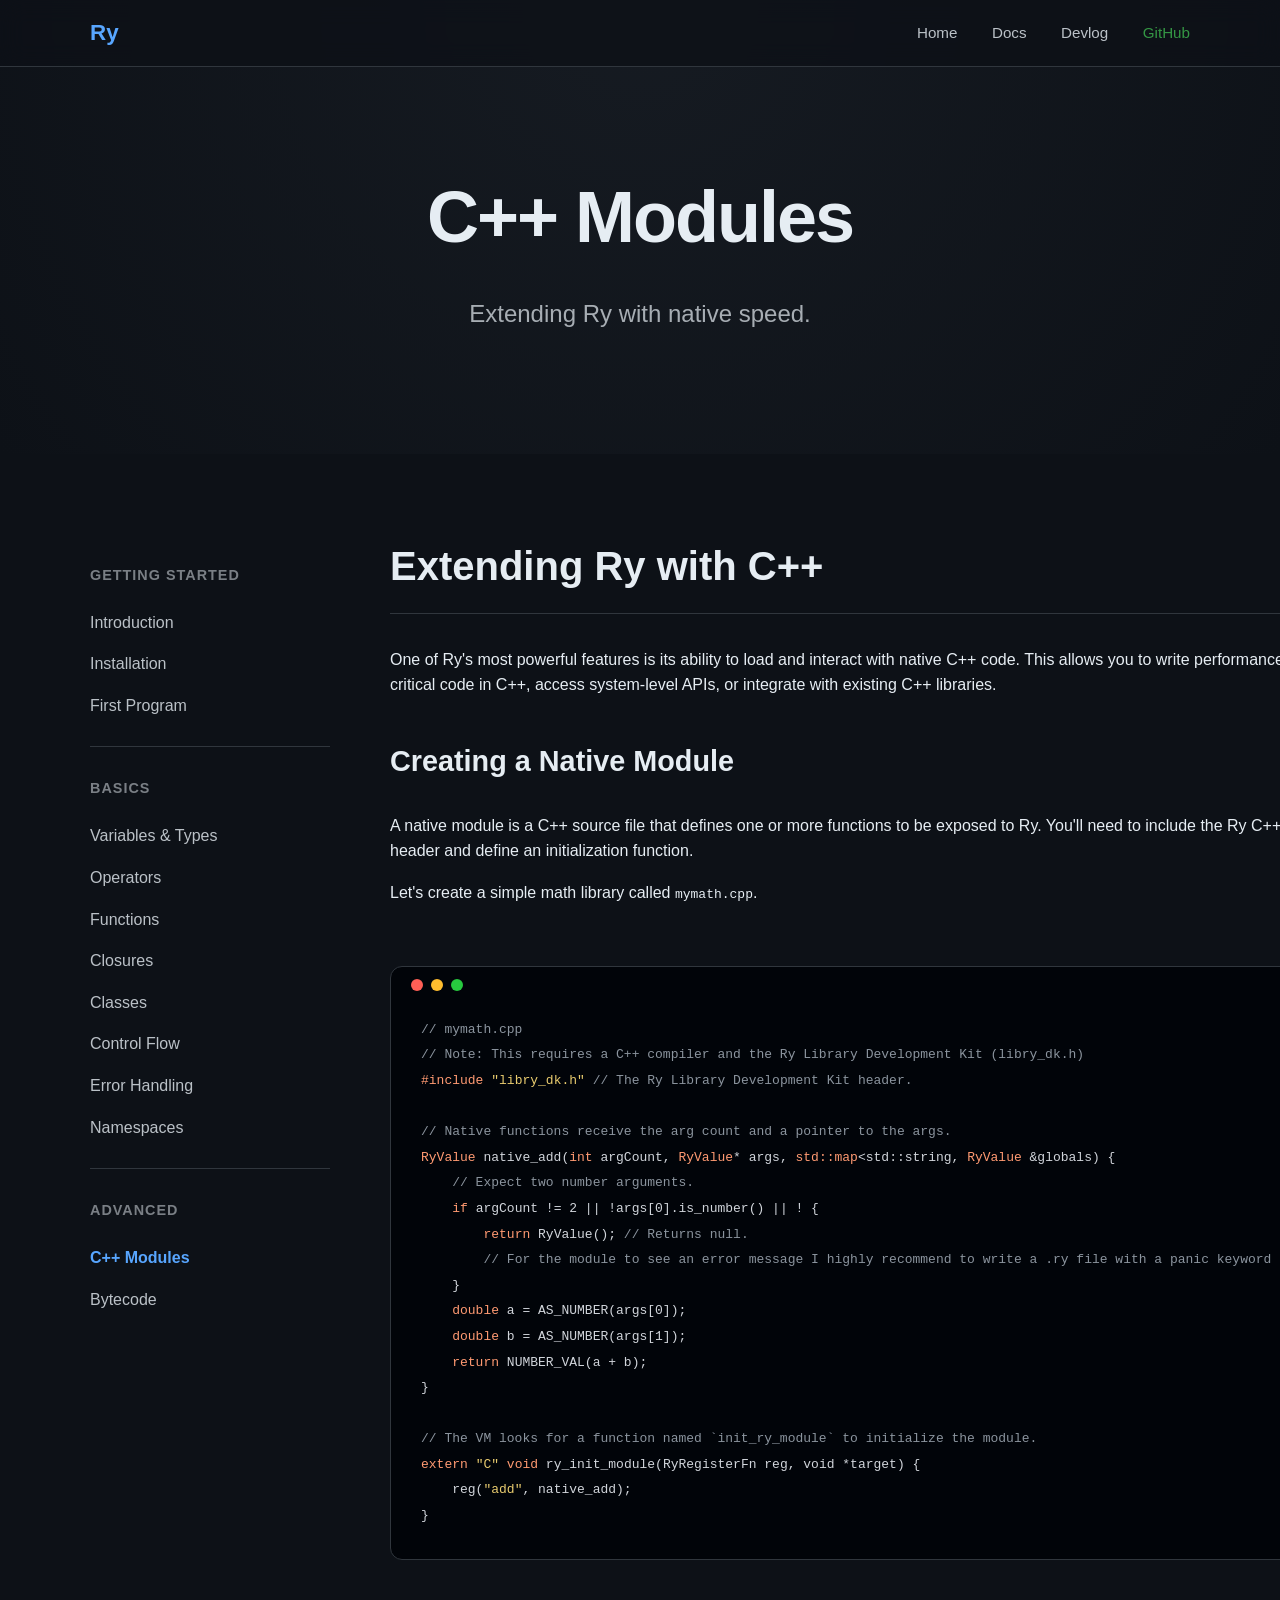
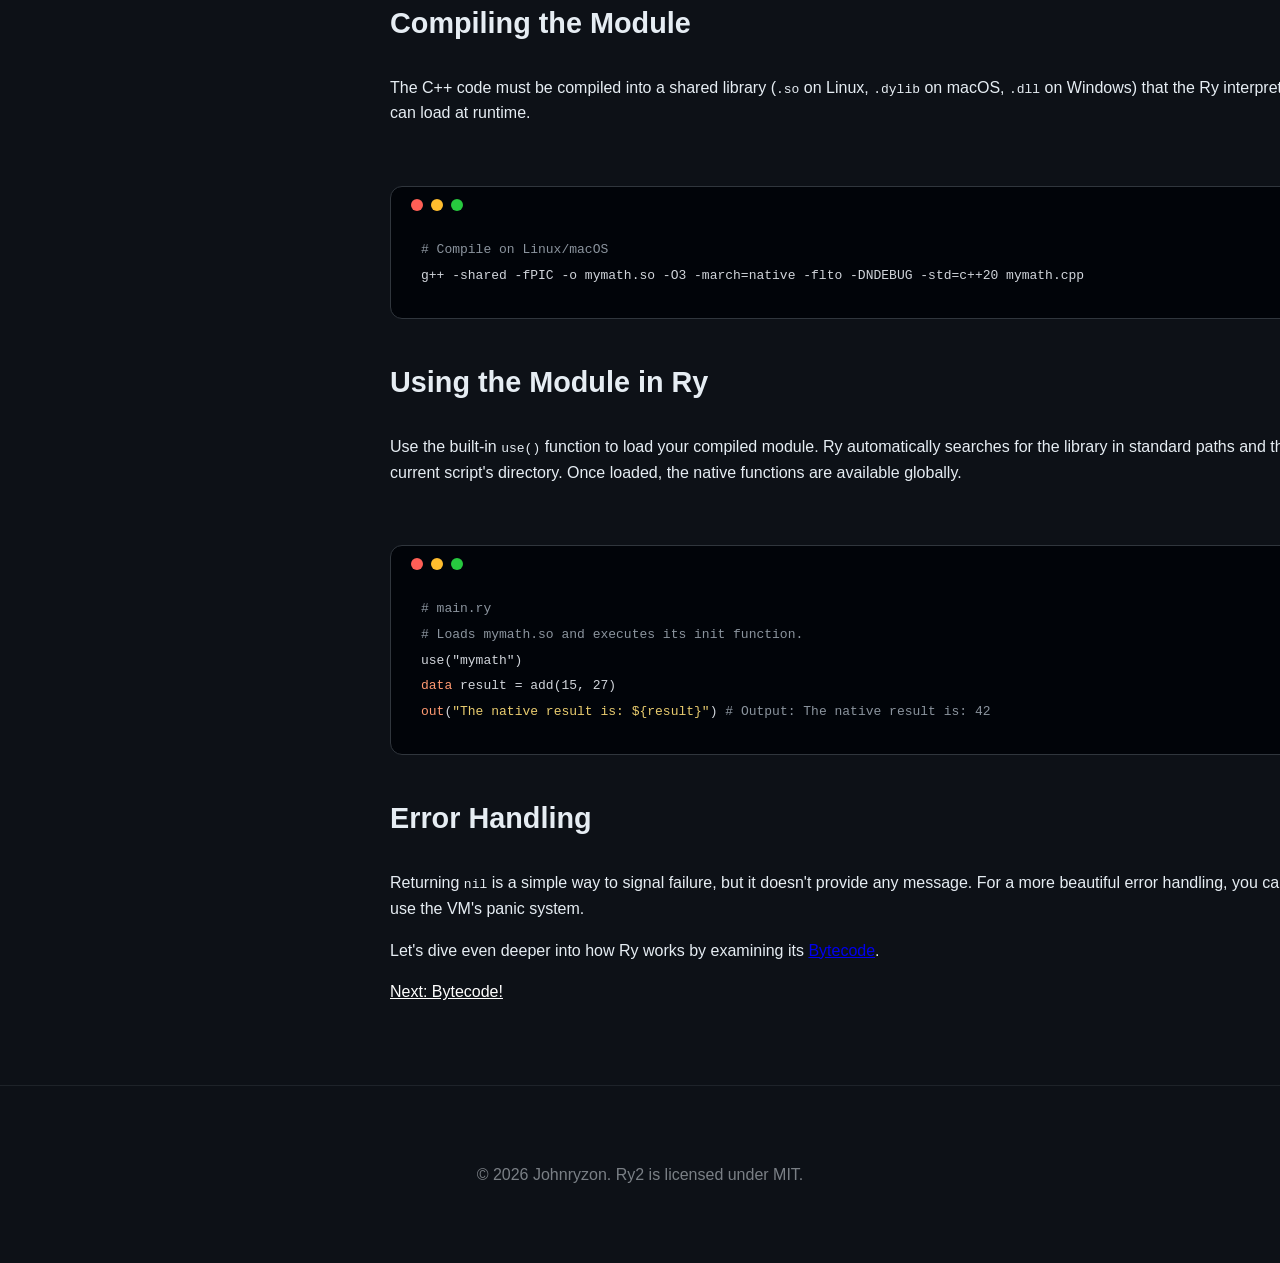
<file: docs/cpp-modules.html>
<!doctype html>
<html lang="en">
  <head>
    <meta charset="UTF-8" />
    <meta name="viewport" content="width=device-width, initial-scale=1.0" />
    <link rel="stylesheet" href="../styles/style.css" />
    <title>Ry | C++ Modules</title>
  </head>
  <body>
    <nav>
      <div class="nav-content">
        <a href="../index.html" class="logo">Ry</a>
        <div class="nav-links">
          <a href="../index.html">Home</a>
          <a href="index.html">Docs</a>
          <a href="../blog/index.html">Devlog</a>
          <a
            href="https://github.com/johnryzon123/Ry2"
            style="color: var(--success)"
            >GitHub</a
          >
        </div>
      </div>
    </nav>
    <header class="hero">
      <h1>C++ Modules</h1>
      <p class="tagline">Extending Ry with native speed.</p>
    </header>

    <div class="container docs-layout">
      <div class="sidebar">
        <h4>Getting Started</h4>
        <a href="intro.html">Introduction</a>
        <a href="installation.html">Installation</a>
        <a href="hello-world.html">First Program</a>
        <hr />
        <h4>Basics</h4>
        <a href="variables.html">Variables & Types</a>
        <a href="operators.html">Operators</a>
        <a href="functions.html">Functions</a>
        <a href="closures.html">Closures</a>
        <a href="classes.html">Classes</a>
        <a href="control-flow.html">Control Flow</a>
        <a href="error-handling.html">Error Handling</a>
        <a href="namespaces.html">Namespaces</a>
        <hr />
        <h4>Advanced</h4>
        <a href="cpp-modules.html" class="active">C++ Modules</a>
        <a href="bytecode.html">Bytecode</a>
      </div>
      <main class="docs-content">
        <h2>Extending Ry with C++</h2>
        <p>
          One of Ry's most powerful features is its ability to load and interact
          with native C++ code. This allows you to write performance-critical
          code in C++, access system-level APIs, or integrate with existing C++
          libraries.
        </p>

        <h3>Creating a Native Module</h3>
        <p>
          A native module is a C++ source file that defines one or more
          functions to be exposed to Ry. You'll need to include the Ry C++
          header and define an initialization function.
        </p>
        <p>
          Let's create a simple math library called <code>mymath.cpp</code>.
        </p>
        <div class="code-box">
          <div class="code-header">
            <div class="dot" style="background: #ff5f56"></div>
            <div class="dot" style="background: #ffbd2e"></div>
            <div class="dot" style="background: #27c93f"></div>
          </div>
          <pre><code><span class="comment">// mymath.cpp</span>
<span class="comment">// Note: This requires a C++ compiler and the Ry Library Development Kit (libry_dk.h)</span>
<span class="keyword">#include</span> <span class="string">"libry_dk.h"</span> <span class="comment">// The Ry Library Development Kit header.</span>

<span class="comment">// Native functions receive the arg count and a pointer to the args.</span>
<span class="keyword">RyValue</span> native_add(<span class="keyword">int</span> argCount, <span class="keyword">RyValue</span>* args, <span class="keyword">std::map</span>&lt;std::string, <span class="keyword">RyValue</span> &globals) {
    <span class="comment">// Expect two number arguments.</span>
    <span class="keyword">if</span> argCount != 2 || !args[0].is_number() || ! {
        <span class="keyword">return</span> RyValue(); <span class="comment">// Returns null.
        <span class="comment">// For the module to see an error message I highly recommend to write a <code>.ry</code> file with a <code>panic</code> keyword</span></span>
    }
    <span class="keyword">double</span> a = AS_NUMBER(args[0]);
    <span class="keyword">double</span> b = AS_NUMBER(args[1]);
    <span class="keyword">return</span> NUMBER_VAL(a + b);
}

<span class="comment">// The VM looks for a function named `init_ry_module` to initialize the module.</span>
<span class="keyword">extern</span> <span class="string">"C"</span> <span class="keyword">void</span> ry_init_module(RyRegisterFn reg, void *target) {
    reg(<span class="string">"add"</span>, native_add);
}
</code></pre>
        </div>

        <h3>Compiling the Module</h3>
        <p>
          The C++ code must be compiled into a shared library (<code>.so</code>
          on Linux, <code>.dylib</code> on macOS, <code>.dll</code> on Windows)
          that the Ry interpreter can load at runtime.
        </p>
        <div class="code-box">
          <div class="code-header">
            <div class="dot" style="background: #ff5f56"></div>
            <div class="dot" style="background: #ffbd2e"></div>
            <div class="dot" style="background: #27c93f"></div>
          </div>
          <pre><code><span class="comment"># Compile on Linux/macOS</span>
g++ -shared -fPIC -o mymath.so -O3 -march=native -flto -DNDEBUG -std=c++20 mymath.cpp
</code></pre>
        </div>

        <h3>Using the Module in Ry</h3>
        <p>
          Use the built-in <code>use()</code> function to load your compiled
          module. Ry automatically searches for the library in standard paths
          and the current script's directory. Once loaded, the native functions
          are available globally.
        </p>
        <div class="code-box">
          <div class="code-header">
            <div class="dot" style="background: #ff5f56"></div>
            <div class="dot" style="background: #ffbd2e"></div>
            <div class="dot" style="background: #27c93f"></div>
          </div>
          <pre><code><span class="comment"># main.ry</span>
<span class="comment"># Loads mymath.so and executes its init function.</span>
use("mymath")
<span class="keyword">data</span> result = add(15, 27)
<span class="keyword">out</span>(<span class="string">"The native result is: ${result}"</span>) <span class="comment"># Output: The native result is: 42</span>
</code></pre>
        </div>

        <h3>Error Handling</h3>
        <p>
          Returning <code>nil</code> is a simple way to signal failure, but it
          doesn't provide any message. For a more beautiful error handling, you
          can use the VM's panic system.
        </p>
        <p>
          Let's dive even deeper into how Ry works by examining its
          <a href="bytecode.html">Bytecode</a>.
        </p>
        <a href="bytecode.html" style="color: white">Next: Bytecode!</a>
      </main>
    </div>

    <footer>
      <p>&copy; 2026 Johnryzon. Ry2 is licensed under MIT.</p>
    </footer>
  </body>
</html>
</file>
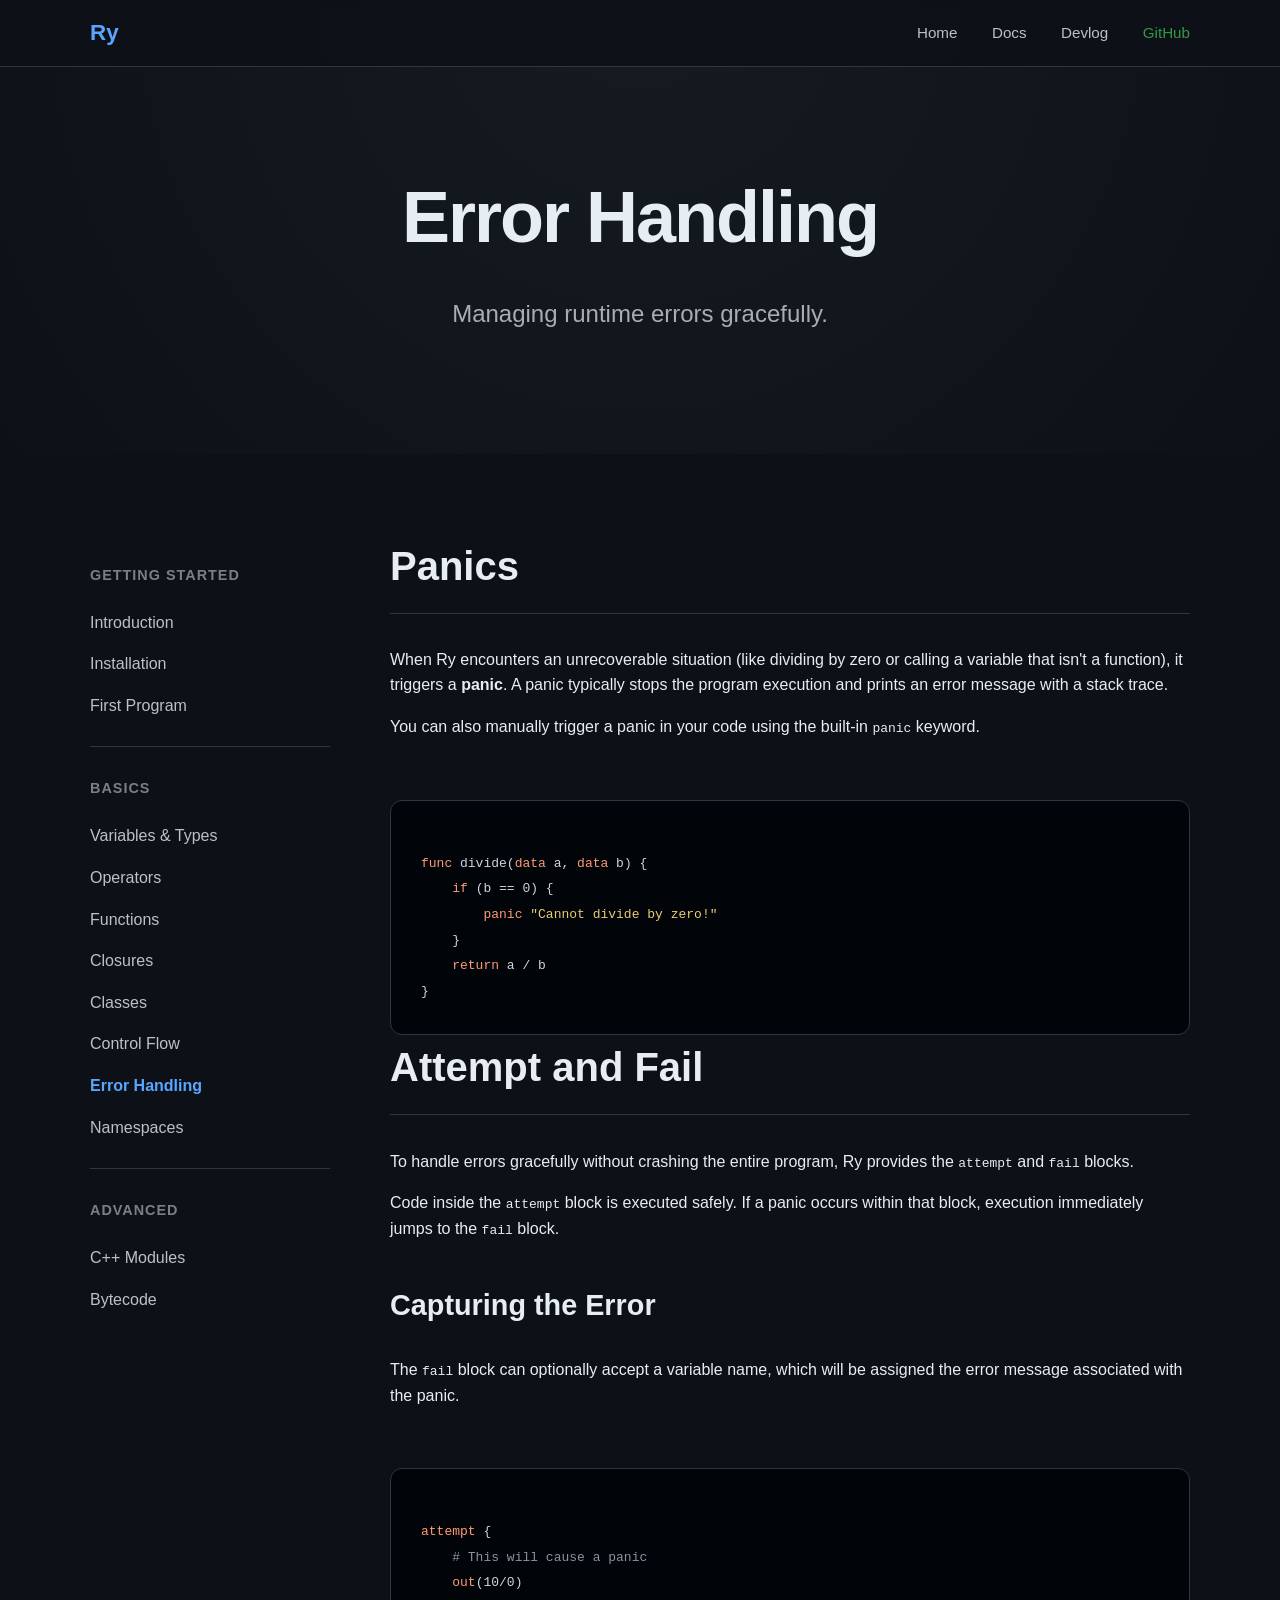
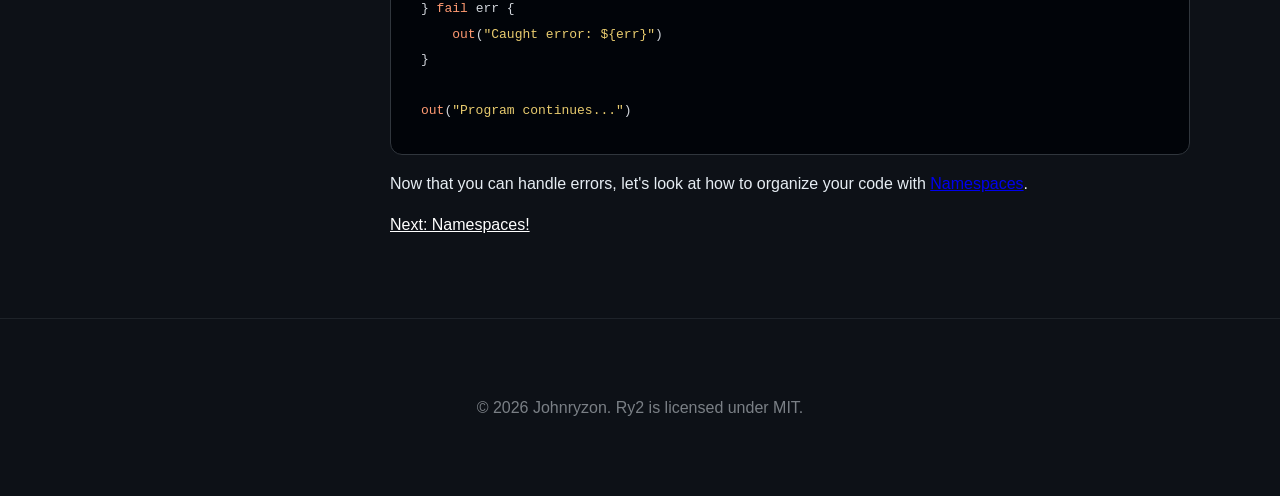
<file: docs/error-handling.html>
<!doctype html>
<html lang="en">
  <head>
    <meta charset="UTF-8" />
    <meta name="viewport" content="width=device-width, initial-scale=1.0" />
    <link rel="stylesheet" href="../styles/style.css" />
    <title>Ry | Error Handling</title>
  </head>
  <body>
    <nav>
      <div class="nav-content">
        <a href="../index.html" class="logo">Ry</a>
        <div class="nav-links">
          <a href="../index.html">Home</a>
          <a href="index.html">Docs</a>
          <a href="../blog/index.html">Devlog</a>
          <a
            href="https://github.com/johnryzon123/Ry2"
            style="color: var(--success)"
            >GitHub</a
          >
        </div>
      </div>
    </nav>
    <header class="hero">
      <h1>Error Handling</h1>
      <p class="tagline">Managing runtime errors gracefully.</p>
    </header>

    <div class="container docs-layout">
      <div class="sidebar">
        <h4>Getting Started</h4>
        <a href="intro.html">Introduction</a>
        <a href="installation.html">Installation</a>
        <a href="hello-world.html">First Program</a>
        <hr />
        <h4>Basics</h4>
        <a href="variables.html">Variables & Types</a>
        <a href="operators.html">Operators</a>
        <a href="functions.html">Functions</a>
        <a href="closures.html">Closures</a>
        <a href="classes.html">Classes</a>
        <a href="control-flow.html">Control Flow</a>
        <a href="error-handling.html" class="active">Error Handling</a>
        <a href="namespaces.html">Namespaces</a>
        <hr />
        <h4>Advanced</h4>
        <a href="cpp-modules.html">C++ Modules</a>
        <a href="bytecode.html">Bytecode</a>
      </div>
      <main class="docs-content">
        <h2>Panics</h2>
        <p>
          When Ry encounters an unrecoverable situation (like dividing by zero
          or calling a variable that isn't a function), it triggers a
          <strong>panic</strong>. A panic typically stops the program execution
          and prints an error message with a stack trace.
        </p>
        <p>
          You can also manually trigger a panic in your code using the built-in
          <code>panic</code> keyword.
        </p>
        <div class="code-box">
          <pre><code><span class="keyword">func</span> divide(<span class="keyword">data</span> a, <span class="keyword">data</span> b) {
    <span class="keyword">if</span> (b == 0) {
        <span class="keyword">panic</span> <span class="string">"Cannot divide by zero!"</span>
    }
    <span class="keyword">return</span> a / b
}
</code></pre>
        </div>

        <h2>Attempt and Fail</h2>
        <p>
          To handle errors gracefully without crashing the entire program, Ry
          provides the <code>attempt</code> and <code>fail</code> blocks.
        </p>
        <p>
          Code inside the <code>attempt</code> block is executed safely. If a
          panic occurs within that block, execution immediately jumps to the
          <code>fail</code> block.
        </p>

        <h3>Capturing the Error</h3>
        <p>
          The <code>fail</code> block can optionally accept a variable name,
          which will be assigned the error message associated with the panic.
        </p>
        <div class="code-box">
          <pre><code><span class="keyword">attempt</span> {
    <span class="comment"># This will cause a panic</span>
    <span class="keyword">out</span>(10/0)
} <span class="keyword">fail</span> err {
    <span class="keyword">out</span>(<span class="string">"Caught error: ${err}"</span>)
}

<span class="keyword">out</span>(<span class="string">"Program continues..."</span>)
</code></pre>
        </div>
        <p>
          Now that you can handle errors, let's look at how to organize your
          code with <a href="namespaces.html">Namespaces</a>.
        </p>
        <a href="namespaces.html" style="color: white">Next: Namespaces!</a>
      </main>
    </div>

    <footer>
      <p>&copy; 2026 Johnryzon. Ry2 is licensed under MIT.</p>
    </footer>
  </body>
</html>
</file>
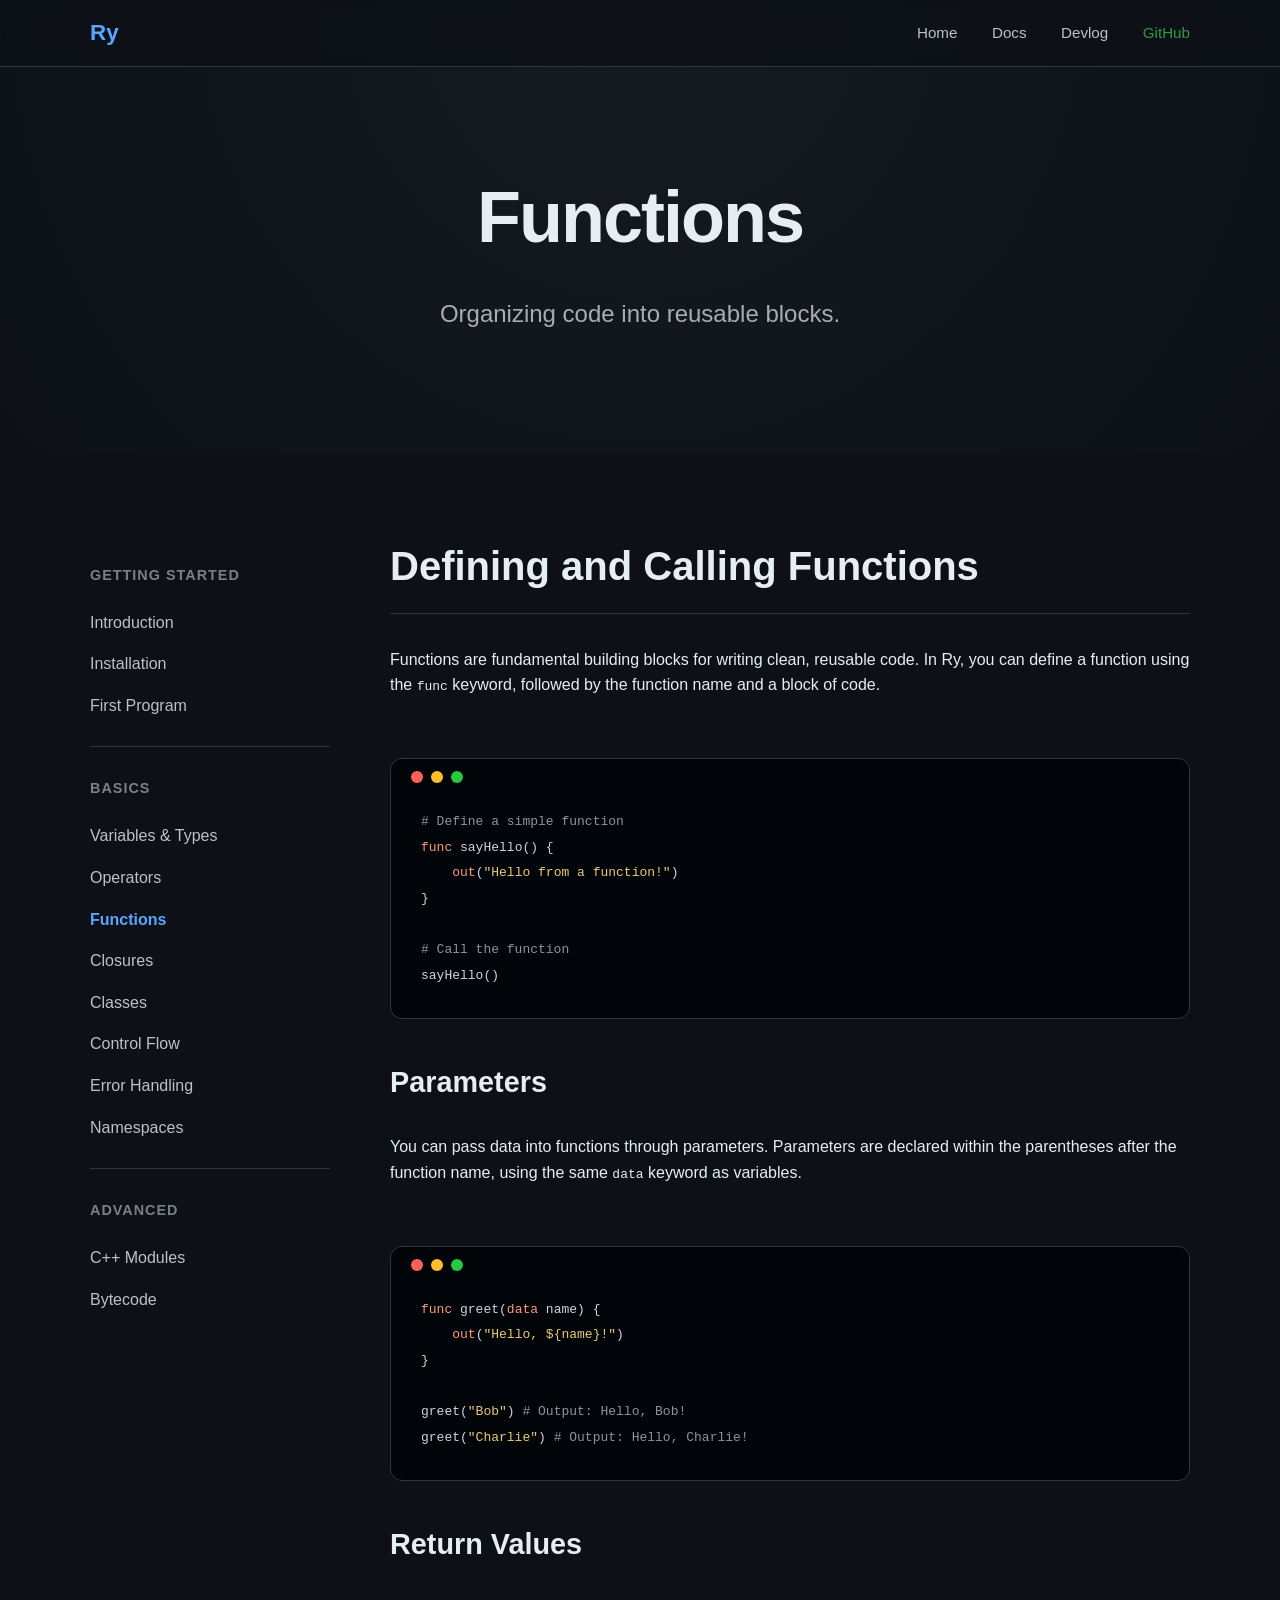
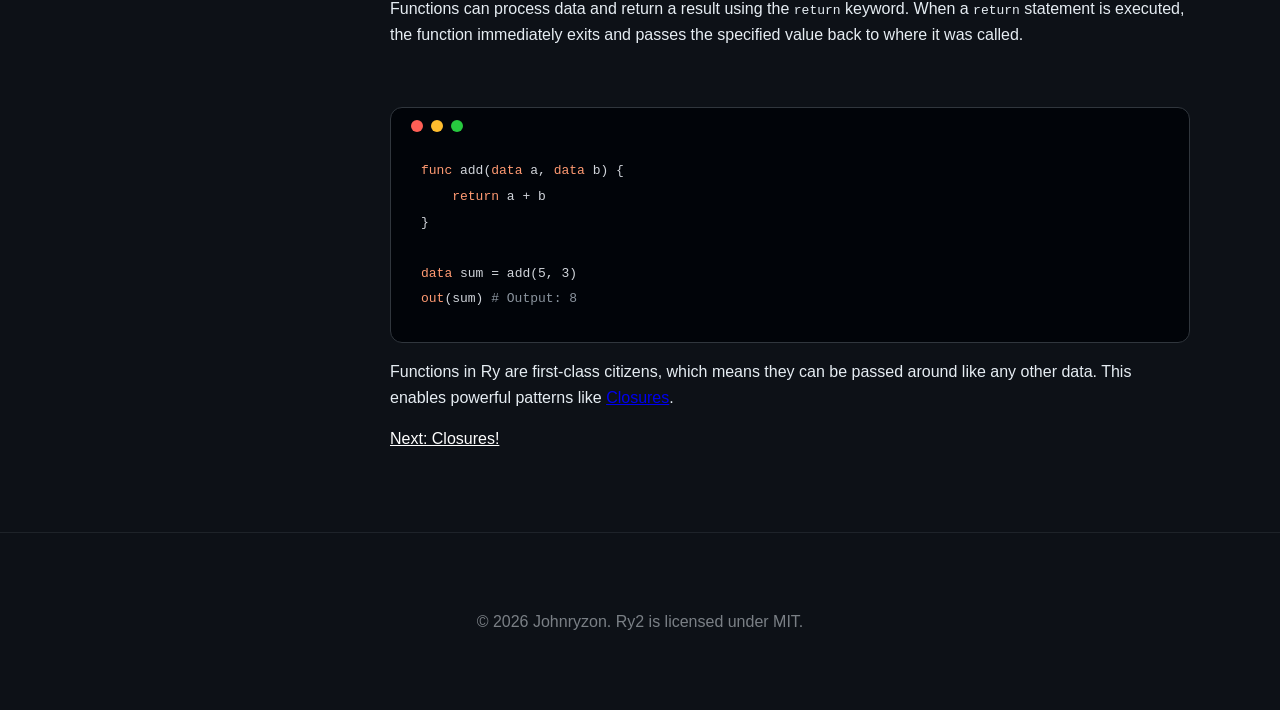
<file: docs/functions.html>
<!doctype html>
<html lang="en">
  <head>
    <meta charset="UTF-8" />
    <meta name="viewport" content="width=device-width, initial-scale=1.0" />
    <link rel="stylesheet" href="../styles/style.css" />
    <title>Ry | Functions</title>
  </head>
  <body>
    <nav>
      <div class="nav-content">
        <a href="../index.html" class="logo">Ry</a>
        <div class="nav-links">
          <a href="../index.html">Home</a>
          <a href="index.html">Docs</a>
          <a href="../blog/index.html">Devlog</a>
          <a
            href="https://github.com/johnryzon123/Ry2"
            style="color: var(--success)"
            >GitHub</a
          >
        </div>
      </div>
    </nav>
    <header class="hero">
      <h1>Functions</h1>
      <p class="tagline">Organizing code into reusable blocks.</p>
    </header>

    <div class="container docs-layout">
      <div class="sidebar">
        <h4>Getting Started</h4>
        <a href="intro.html">Introduction</a>
        <a href="installation.html">Installation</a>
        <a href="hello-world.html">First Program</a>
        <hr />
        <h4>Basics</h4>
        <a href="variables.html">Variables & Types</a>
        <a href="operators.html">Operators</a>
        <a href="functions.html" class="active">Functions</a>
        <a href="closures.html">Closures</a>
        <a href="classes.html">Classes</a>
        <a href="control-flow.html">Control Flow</a>
        <a href="error-handling.html">Error Handling</a>
        <a href="namespaces.html">Namespaces</a>
        <hr />
        <h4>Advanced</h4>
        <a href="cpp-modules.html">C++ Modules</a>
        <a href="bytecode.html">Bytecode</a>
      </div>
      <main class="docs-content">
        <h2>Defining and Calling Functions</h2>
        <p>
          Functions are fundamental building blocks for writing clean, reusable
          code. In Ry, you can define a function using the <code>func</code>
          keyword, followed by the function name and a block of code.
        </p>
        <div class="code-box">
          <div class="code-header">
            <div class="dot" style="background: #ff5f56"></div>
            <div class="dot" style="background: #ffbd2e"></div>
            <div class="dot" style="background: #27c93f"></div>
          </div>
          <pre><code><span class="comment"># Define a simple function</span>
<span class="keyword">func</span> sayHello() {
    <span class="keyword">out</span>(<span class="string">"Hello from a function!"</span>)
}

<span class="comment"># Call the function</span>
sayHello()
</code></pre>
        </div>

        <h3>Parameters</h3>
        <p>
          You can pass data into functions through parameters. Parameters are
          declared within the parentheses after the function name, using the
          same <code>data</code> keyword as variables.
        </p>
        <div class="code-box">
          <div class="code-header">
            <div class="dot" style="background: #ff5f56"></div>
            <div class="dot" style="background: #ffbd2e"></div>
            <div class="dot" style="background: #27c93f"></div>
          </div>
          <pre><code><span class="keyword">func</span> greet(<span class="keyword">data</span> name) {
    <span class="keyword">out</span>(<span class="string">"Hello, ${name}!"</span>)
}

greet(<span class="string">"Bob"</span>) <span class="comment"># Output: Hello, Bob!</span>
greet(<span class="string">"Charlie"</span>) <span class="comment"># Output: Hello, Charlie!</span>
</code></pre>
        </div>

        <h3>Return Values</h3>
        <p>
          Functions can process data and return a result using the
          <code>return</code> keyword. When a <code>return</code> statement is
          executed, the function immediately exits and passes the specified
          value back to where it was called.
        </p>
        <div class="code-box">
          <div class="code-header">
            <div class="dot" style="background: #ff5f56"></div>
            <div class="dot" style="background: #ffbd2e"></div>
            <div class="dot" style="background: #27c93f"></div>
          </div>
          <pre><code><span class="keyword">func</span> add(<span class="keyword">data</span> a, <span class="keyword">data</span> b) {
    <span class="keyword">return</span> a + b
}

<span class="keyword">data</span> sum = add(5, 3)
<span class="keyword">out</span>(sum) <span class="comment"># Output: 8</span>
</code></pre>
        </div>

        <p>
          Functions in Ry are first-class citizens, which means they can be
          passed around like any other data. This enables powerful patterns like
          <a href="closures.html">Closures</a>.
        </p>
        <a href="closures.html" style="color: white">Next: Closures!</a>
      </main>
    </div>

    <footer>
      <p>&copy; 2026 Johnryzon. Ry2 is licensed under MIT.</p>
    </footer>
  </body>
</html>
</file>
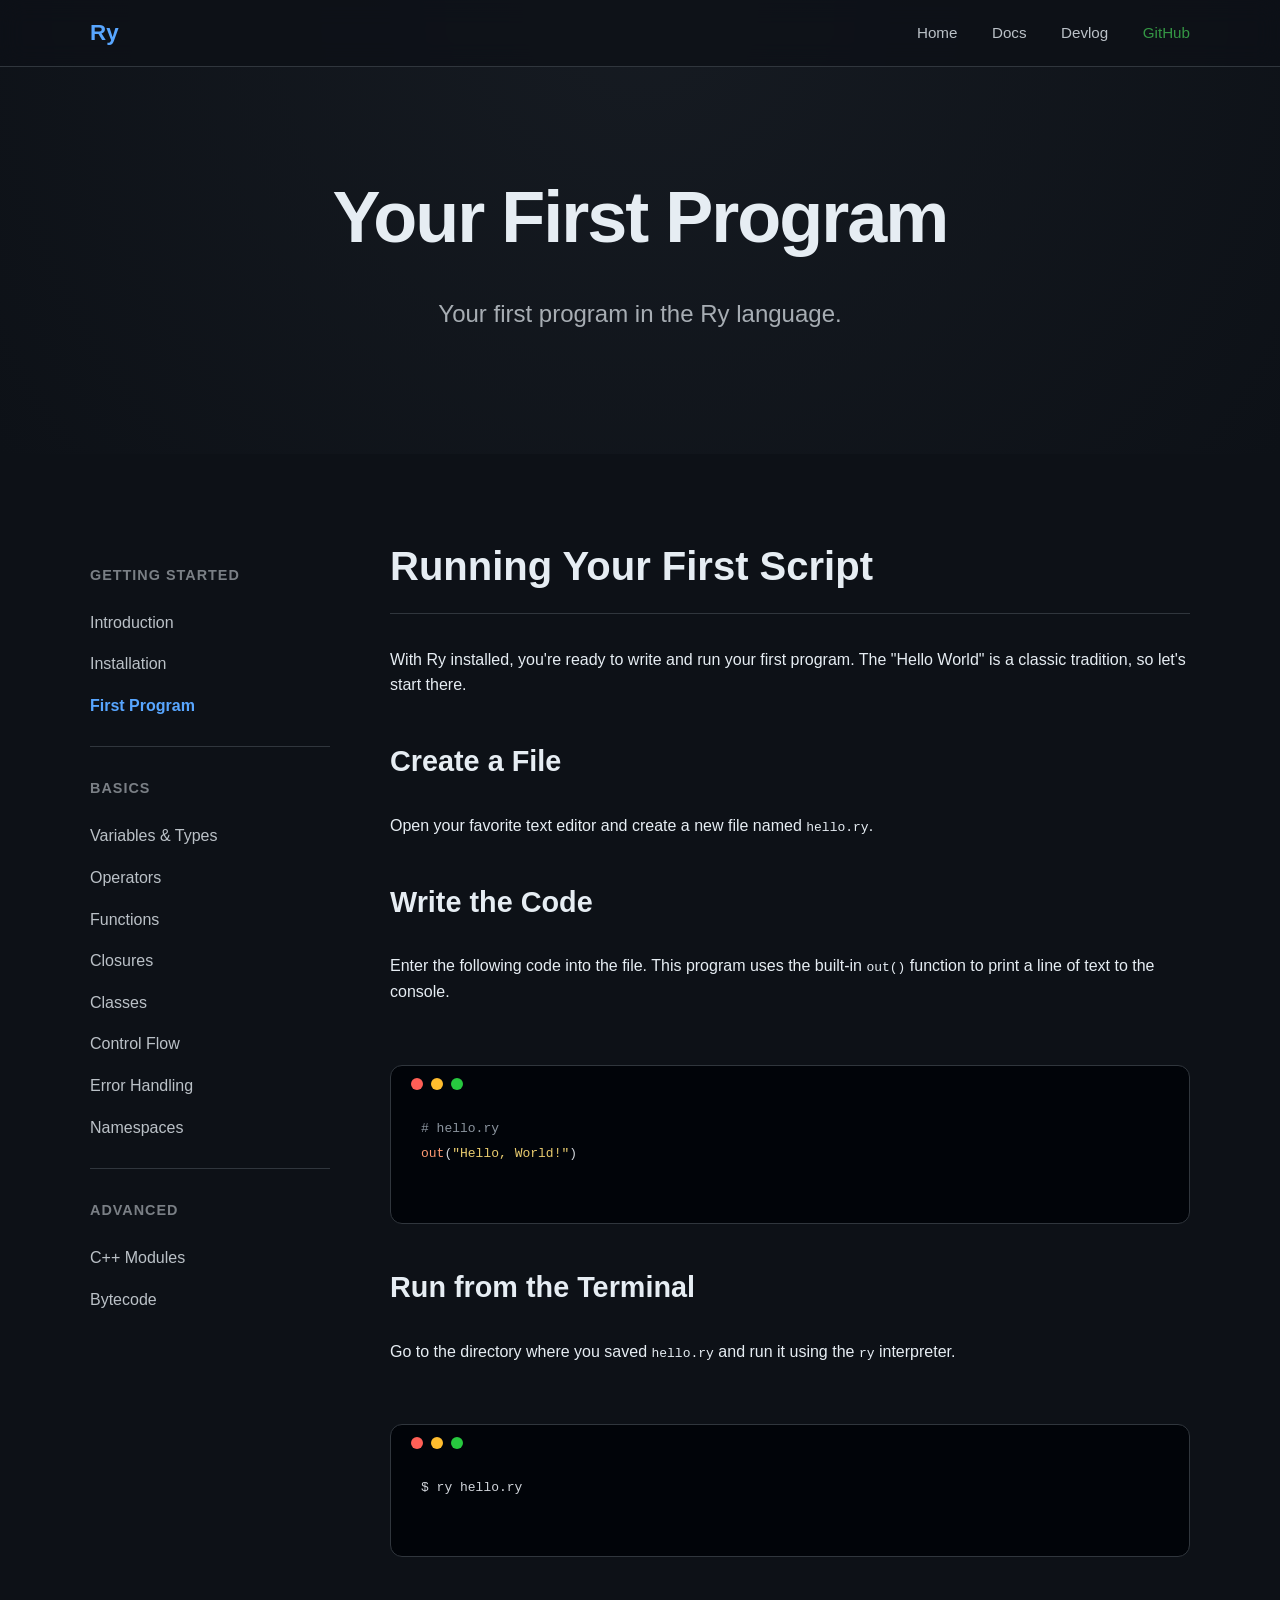
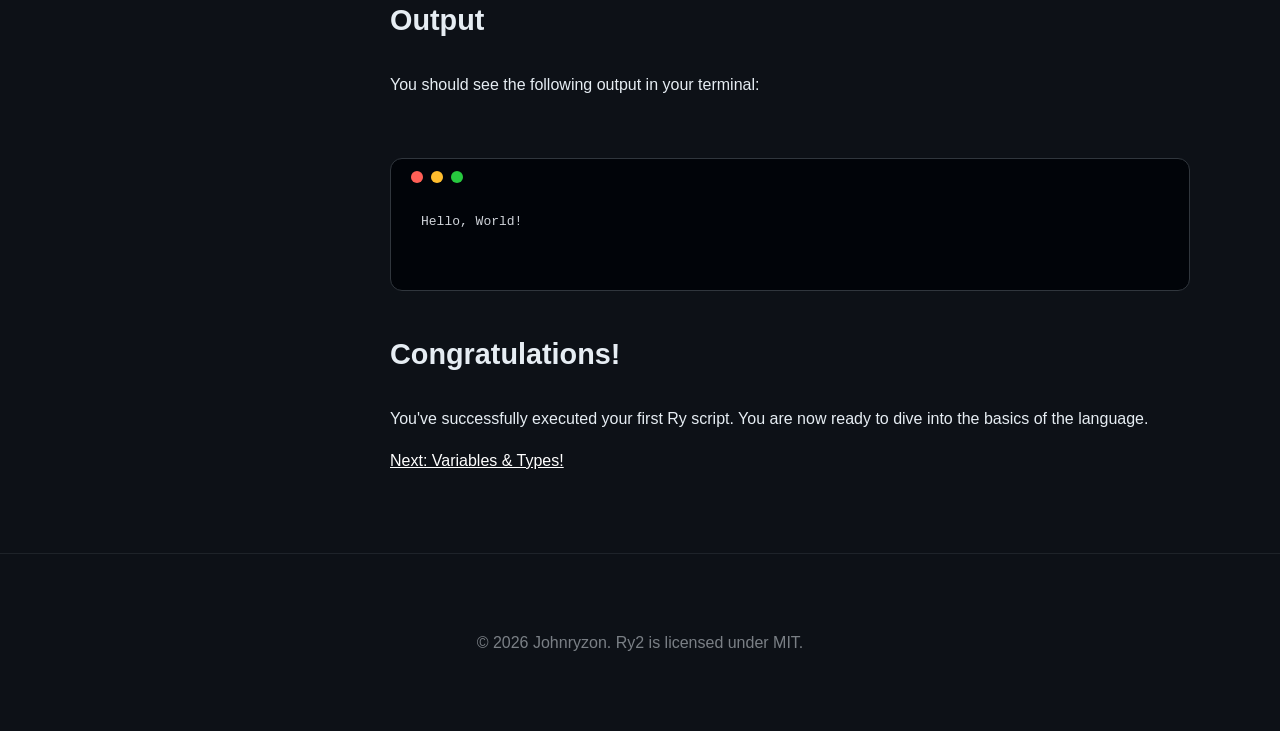
<file: docs/hello-world.html>
<!doctype html>
<html lang="en">
  <head>
    <meta charset="UTF-8" />
    <meta name="viewport" content="width=device-width, initial-scale=1.0" />
    <link rel="stylesheet" href="../styles/style.css" />
    <title>Ry | Your First Program</title>
  </head>
  <body>
    <nav>
      <div class="nav-content">
        <a href="../index.html" class="logo">Ry</a>
        <div class="nav-links">
          <a href="../index.html">Home</a>
          <a href="index.html">Docs</a>
          <a href="../blog/index.html">Devlog</a>
          <a
            href="https://github.com/johnryzon123/Ry2"
            style="color: var(--success)"
            >GitHub</a
          >
        </div>
      </div>
    </nav>
    <header class="hero">
      <h1>Your First Program</h1>
      <p class="tagline">Your first program in the Ry language.</p>
    </header>

    <div class="container docs-layout">
      <div class="sidebar">
        <h4>Getting Started</h4>
        <a href="intro.html">Introduction</a>
        <a href="installation.html">Installation</a>
        <a href="hello-world.html" class="active">First Program</a>
        <hr />
        <h4>Basics</h4>
        <a href="variables.html">Variables & Types</a>
        <a href="operators.html">Operators</a>
        <a href="functions.html">Functions</a>
        <a href="closures.html">Closures</a>
        <a href="classes.html">Classes</a>
        <a href="control-flow.html">Control Flow</a>
        <a href="error-handling.html">Error Handling</a>
        <a href="namespaces.html">Namespaces</a>
        <hr />
        <h4>Advanced</h4>
        <a href="cpp-modules.html">C++ Modules</a>
        <a href="bytecode.html">Bytecode</a>
      </div>
      <main class="docs-content">
        <h2>Running Your First Script</h2>
        <p>
          With Ry installed, you're ready to write and run your first program.
          The "Hello World" is a classic tradition, so let's start there.
        </p>

        <h3>Create a File</h3>
        <p>
          Open your favorite text editor and create a new file named
          <code>hello.ry</code>.
        </p>

        <h3>Write the Code</h3>
        <p>
          Enter the following code into the file. This program uses the built-in
          <code>out()</code> function to print a line of text to the console.
        </p>
        <div class="code-box">
          <div class="code-header">
            <div class="dot" style="background: #ff5f56"></div>
            <div class="dot" style="background: #ffbd2e"></div>
            <div class="dot" style="background: #27c93f"></div>
          </div>
          <pre><code><span class="comment"># hello.ry</span>
<span class="keyword">out</span>(<span class="string">"Hello, World!"</span>)
          </code></pre>
        </div>

        <h3>Run from the Terminal</h3>
        <p>
          Go to the directory where you saved <code>hello.ry</code> and run it
          using the <code>ry</code> interpreter.
        </p>
        <div class="code-box">
          <div class="code-header">
            <div class="dot" style="background: #ff5f56"></div>
            <div class="dot" style="background: #ffbd2e"></div>
            <div class="dot" style="background: #27c93f"></div>
          </div>
          <pre><code>$ ry hello.ry
          </code></pre>
        </div>

        <h3>Output</h3>
        <p>You should see the following output in your terminal:</p>
        <div class="code-box">
          <div class="code-header">
            <div class="dot" style="background: #ff5f56"></div>
            <div class="dot" style="background: #ffbd2e"></div>
            <div class="dot" style="background: #27c93f"></div>
          </div>
          <pre><code>Hello, World!
          </code></pre>
        </div>

        <h3>Congratulations!</h3>
        <p>
          You've successfully executed your first Ry script. You are now ready
          to dive into the basics of the language.
        </p>
        <a href="variables.html" style="color: white"
          >Next: Variables & Types!</a
        >
      </main>
    </div>

    <footer>
      <p>&copy; 2026 Johnryzon. Ry2 is licensed under MIT.</p>
    </footer>
  </body>
</html>
</file>
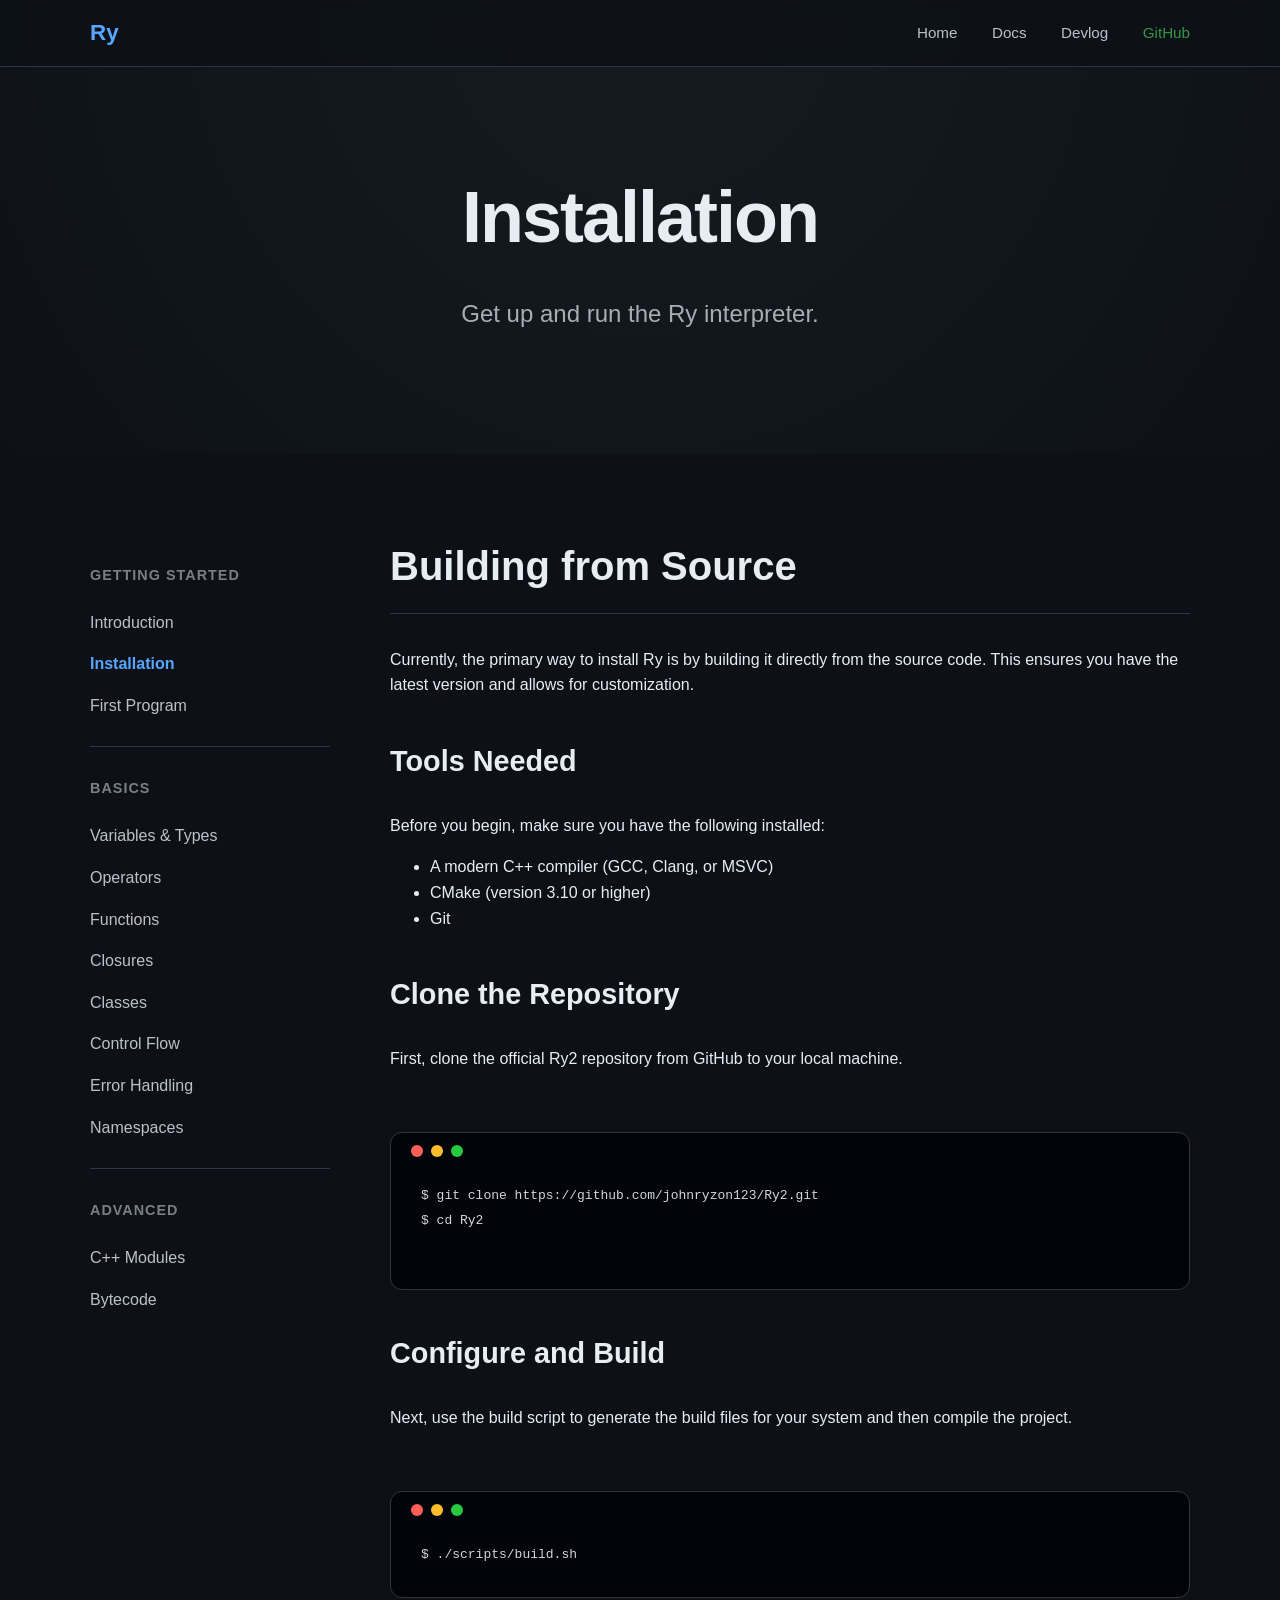
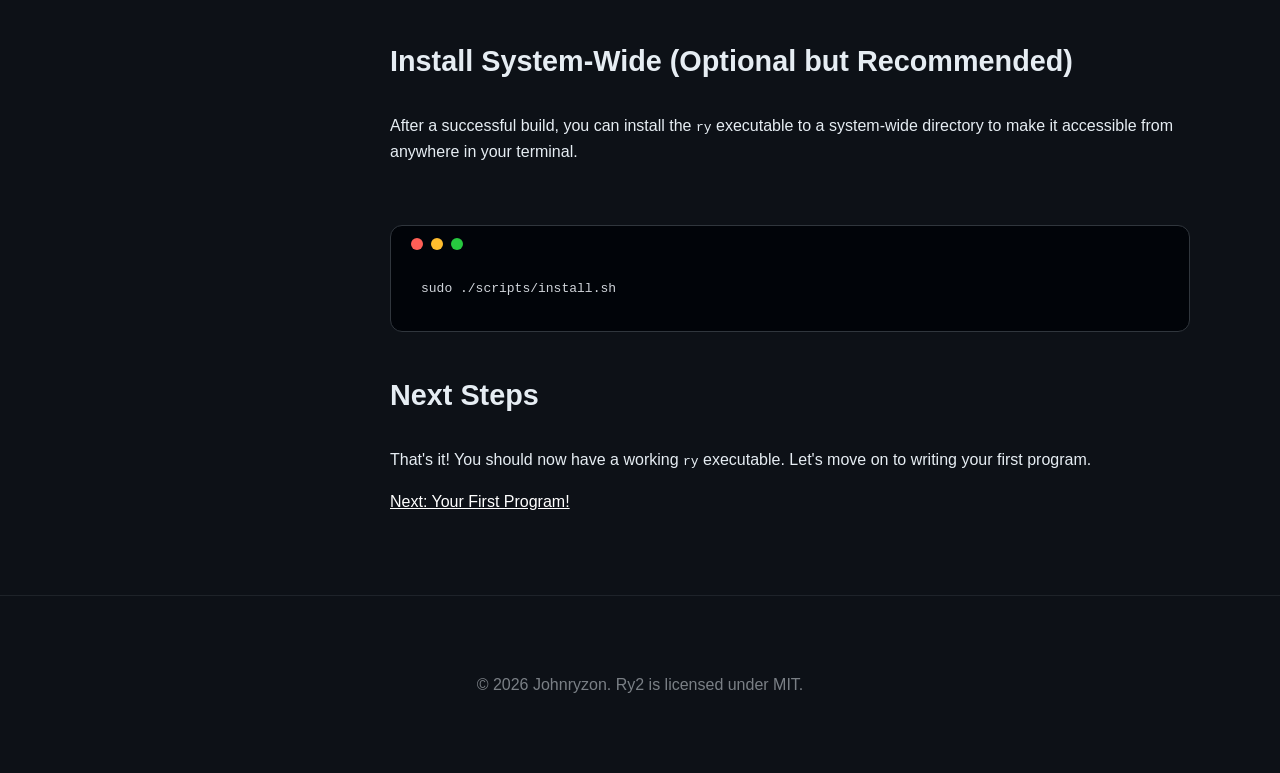
<file: docs/installation.html>
<!doctype html>
<html lang="en">
  <head>
    <meta charset="UTF-8" />
    <meta name="viewport" content="width=device-width, initial-scale=1.0" />
    <link rel="stylesheet" href="../styles/style.css" />
    <title>Ry | Installation</title>
  </head>
  <body>
    <nav>
      <div class="nav-content">
        <a href="../index.html" class="logo">Ry</a>
        <div class="nav-links">
          <a href="../index.html">Home</a>
          <a href="index.html">Docs</a>
          <a href="../blog/index.html">Devlog</a>
          <a
            href="https://github.com/johnryzon123/Ry2"
            style="color: var(--success)"
            >GitHub</a
          >
        </div>
      </div>
    </nav>
    <header class="hero">
      <h1>Installation</h1>
      <p class="tagline">Get up and run the Ry interpreter.</p>
    </header>

    <div class="container docs-layout">
      <div class="sidebar">
        <h4>Getting Started</h4>
        <a href="intro.html">Introduction</a>
        <a href="installation.html" class="active">Installation</a>
        <a href="hello-world.html">First Program</a>
        <hr />
        <h4>Basics</h4>
        <a href="variables.html">Variables & Types</a>
        <a href="operators.html">Operators</a>
        <a href="functions.html">Functions</a>
        <a href="closures.html">Closures</a>
        <a href="classes.html">Classes</a>
        <a href="control-flow.html">Control Flow</a>
        <a href="error-handling.html">Error Handling</a>
        <a href="namespaces.html">Namespaces</a>
        <hr />
        <h4>Advanced</h4>
        <a href="cpp-modules.html">C++ Modules</a>
        <a href="bytecode.html">Bytecode</a>
      </div>
      <main class="docs-content">
        <h2>Building from Source</h2>
        <p>
          Currently, the primary way to install Ry is by building it directly
          from the source code. This ensures you have the latest version and
          allows for customization.
        </p>

        <h3>Tools Needed</h3>
        <p>Before you begin, make sure you have the following installed:</p>
        <ul>
          <li>A modern C++ compiler (GCC, Clang, or MSVC)</li>
          <li>CMake (version 3.10 or higher)</li>
          <li>Git</li>
        </ul>

        <h3>Clone the Repository</h3>
        <p>
          First, clone the official Ry2 repository from GitHub to your local
          machine.
        </p>
        <div class="code-box">
          <div class="code-header">
            <div class="dot" style="background: #ff5f56"></div>
            <div class="dot" style="background: #ffbd2e"></div>
            <div class="dot" style="background: #27c93f"></div>
          </div>
          <pre><code>$ git clone https://github.com/johnryzon123/Ry2.git
$ cd Ry2
          </code></pre>
        </div>

        <h3>Configure and Build</h3>
        <p>
          Next, use the build script to generate the build files for your system
          and then compile the project.
        </p>
        <div class="code-box">
          <div class="code-header">
            <div class="dot" style="background: #ff5f56"></div>
            <div class="dot" style="background: #ffbd2e"></div>
            <div class="dot" style="background: #27c93f"></div>
          </div>
          <pre><code>$ ./scripts/build.sh</code></pre>
        </div>
        <h3>Install System-Wide (Optional but Recommended)</h3>
        <p>
          After a successful build, you can install the
          <code>ry</code>
          executable to a system-wide directory to make it accessible from
          anywhere in your terminal.
        </p>
        <div class="code-box">
          <div class="code-header">
            <div class="dot" style="background: #ff5f56"></div>
            <div class="dot" style="background: #ffbd2e"></div>
            <div class="dot" style="background: #27c93f"></div>
          </div>
          <pre><code>sudo ./scripts/install.sh
</code></pre>
        </div>

        <h3>Next Steps</h3>
        <p>
          That's it! You should now have a working <code>ry</code> executable.
          Let's move on to writing your first program.
        </p>
        <a href="hello-world.html" style="color: white"
          >Next: Your First Program!</a
        >
      </main>
    </div>

    <footer>
      <p>&copy; 2026 Johnryzon. Ry2 is licensed under MIT.</p>
    </footer>
  </body>
</html>
</file>
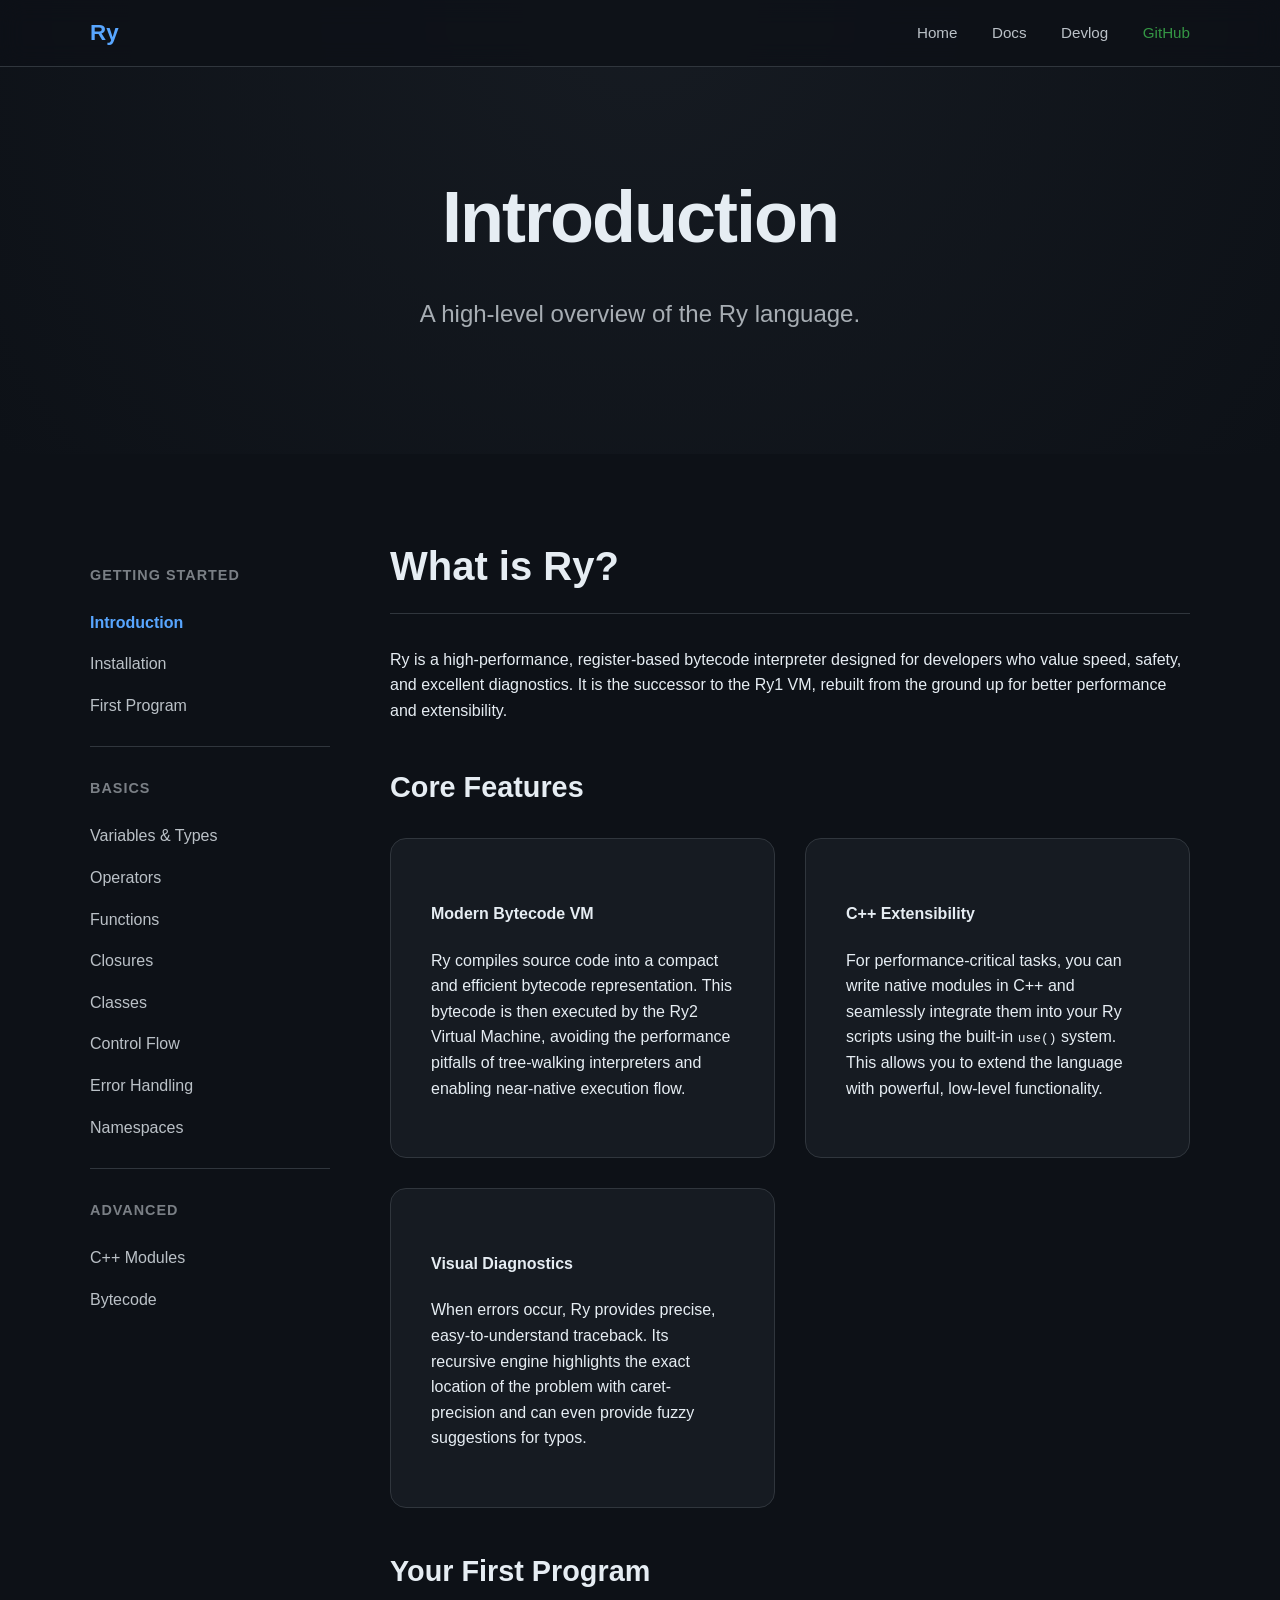
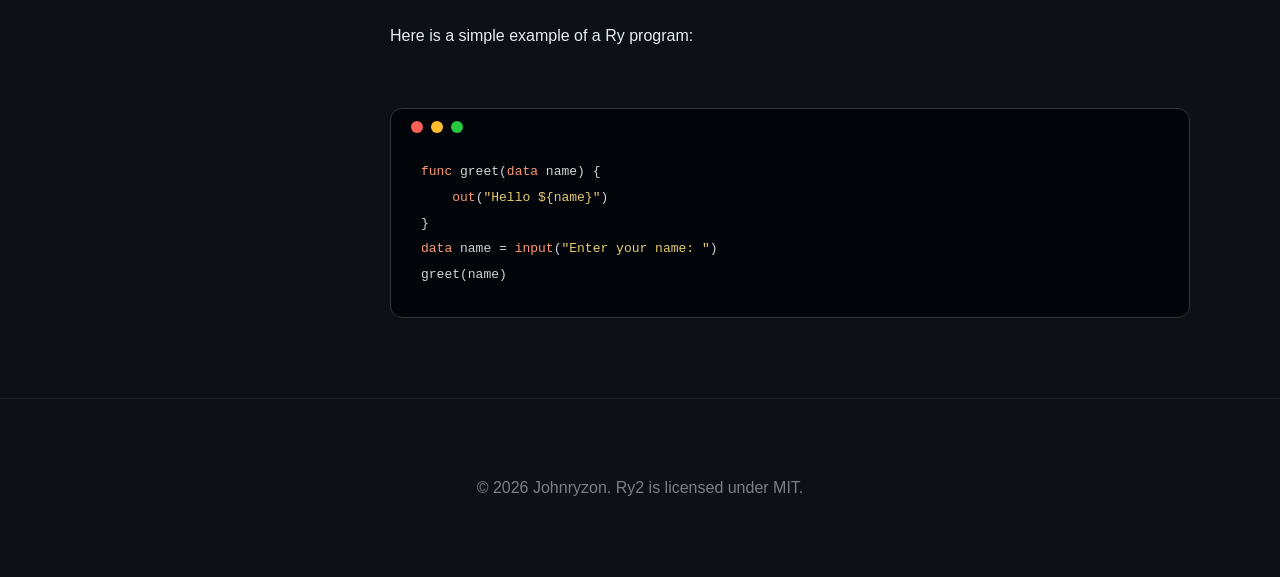
<file: docs/intro.html>
<!doctype html>
<html lang="en">
  <head>
    <meta charset="UTF-8" />
    <meta name="viewport" content="width=device-width, initial-scale=1.0" />
    <link rel="stylesheet" href="../styles/style.css" />
    <title>Ry | Introduction</title>
  </head>
  <body>
    <nav>
      <div class="nav-content">
        <a href="../index.html" class="logo">Ry</a>
        <div class="nav-links">
          <a href="../index.html">Home</a>
          <a href="index.html">Docs</a>
          <a href="../blog/index.html">Devlog</a>
          <a
            href="https://github.com/johnryzon123/Ry2"
            style="color: var(--success)"
            >GitHub</a
          >
        </div>
      </div>
    </nav>
    <header class="hero">
      <h1>Introduction</h1>
      <p class="tagline">A high-level overview of the Ry language.</p>
    </header>

    <div class="container docs-layout">
      <div class="sidebar">
        <h4>Getting Started</h4>
        <a href="intro.html" class="active">Introduction</a>
        <a href="installation.html">Installation</a>
        <a href="hello-world.html">First Program</a>
        <hr />
        <h4>Basics</h4>
        <a href="variables.html">Variables & Types</a>
        <a href="operators.html">Operators</a>
        <a href="functions.html">Functions</a>
        <a href="closures.html">Closures</a>
        <a href="classes.html">Classes</a>
        <a href="control-flow.html">Control Flow</a>
        <a href="error-handling.html">Error Handling</a>
        <a href="namespaces.html">Namespaces</a>
        <hr />
        <h4>Advanced</h4>
        <a href="cpp-modules.html">C++ Modules</a>
        <a href="bytecode.html">Bytecode</a>
      </div>
      <main class="docs-content">
        <h2>What is Ry?</h2>
        <p>
          Ry is a high-performance, register-based bytecode interpreter designed
          for developers who value speed, safety, and excellent diagnostics. It
          is the successor to the Ry1 VM, rebuilt from the ground up for better
          performance and extensibility.
        </p>

        <h3>Core Features</h3>
        <div class="grid">
          <div class="card">
            <h4>Modern Bytecode VM</h4>
            <p>
              Ry compiles source code into a compact and efficient bytecode
              representation. This bytecode is then executed by the Ry2 Virtual
              Machine, avoiding the performance pitfalls of tree-walking
              interpreters and enabling near-native execution flow.
            </p>
          </div>
          <div class="card">
            <h4>C++ Extensibility</h4>
            <p>
              For performance-critical tasks, you can write native modules in
              C++ and seamlessly integrate them into your Ry scripts using the
              built-in <code>use()</code> system. This allows you to extend the
              language with powerful, low-level functionality.
            </p>
          </div>
          <div class="card">
            <h4>Visual Diagnostics</h4>
            <p>
              When errors occur, Ry provides precise, easy-to-understand
              traceback. Its recursive engine highlights the exact location of
              the problem with caret-precision and can even provide fuzzy
              suggestions for typos.
            </p>
          </div>
        </div>

        <h3>Your First Program</h3>
        <p>Here is a simple example of a Ry program:</p>
        <div class="code-box">
          <div class="code-header">
            <div class="dot" style="background: #ff5f56"></div>
            <div class="dot" style="background: #ffbd2e"></div>
            <div class="dot" style="background: #27c93f"></div>
          </div>
          <pre><code><span class="keyword">func</span> greet(<span class="keyword">data</span> name) {
    <span class="keyword">out</span>(<span class="string">"Hello ${name}"</span>)
}
<span class="keyword">data</span> name = <span class="keyword">input</span>(<span class="string">"Enter your name: "</span>)
greet(name)
</code></pre>
        </div>
      </main>
    </div>

    <footer>
      <p>&copy; 2026 Johnryzon. Ry2 is licensed under MIT.</p>
    </footer>
  </body>
</html>
</file>
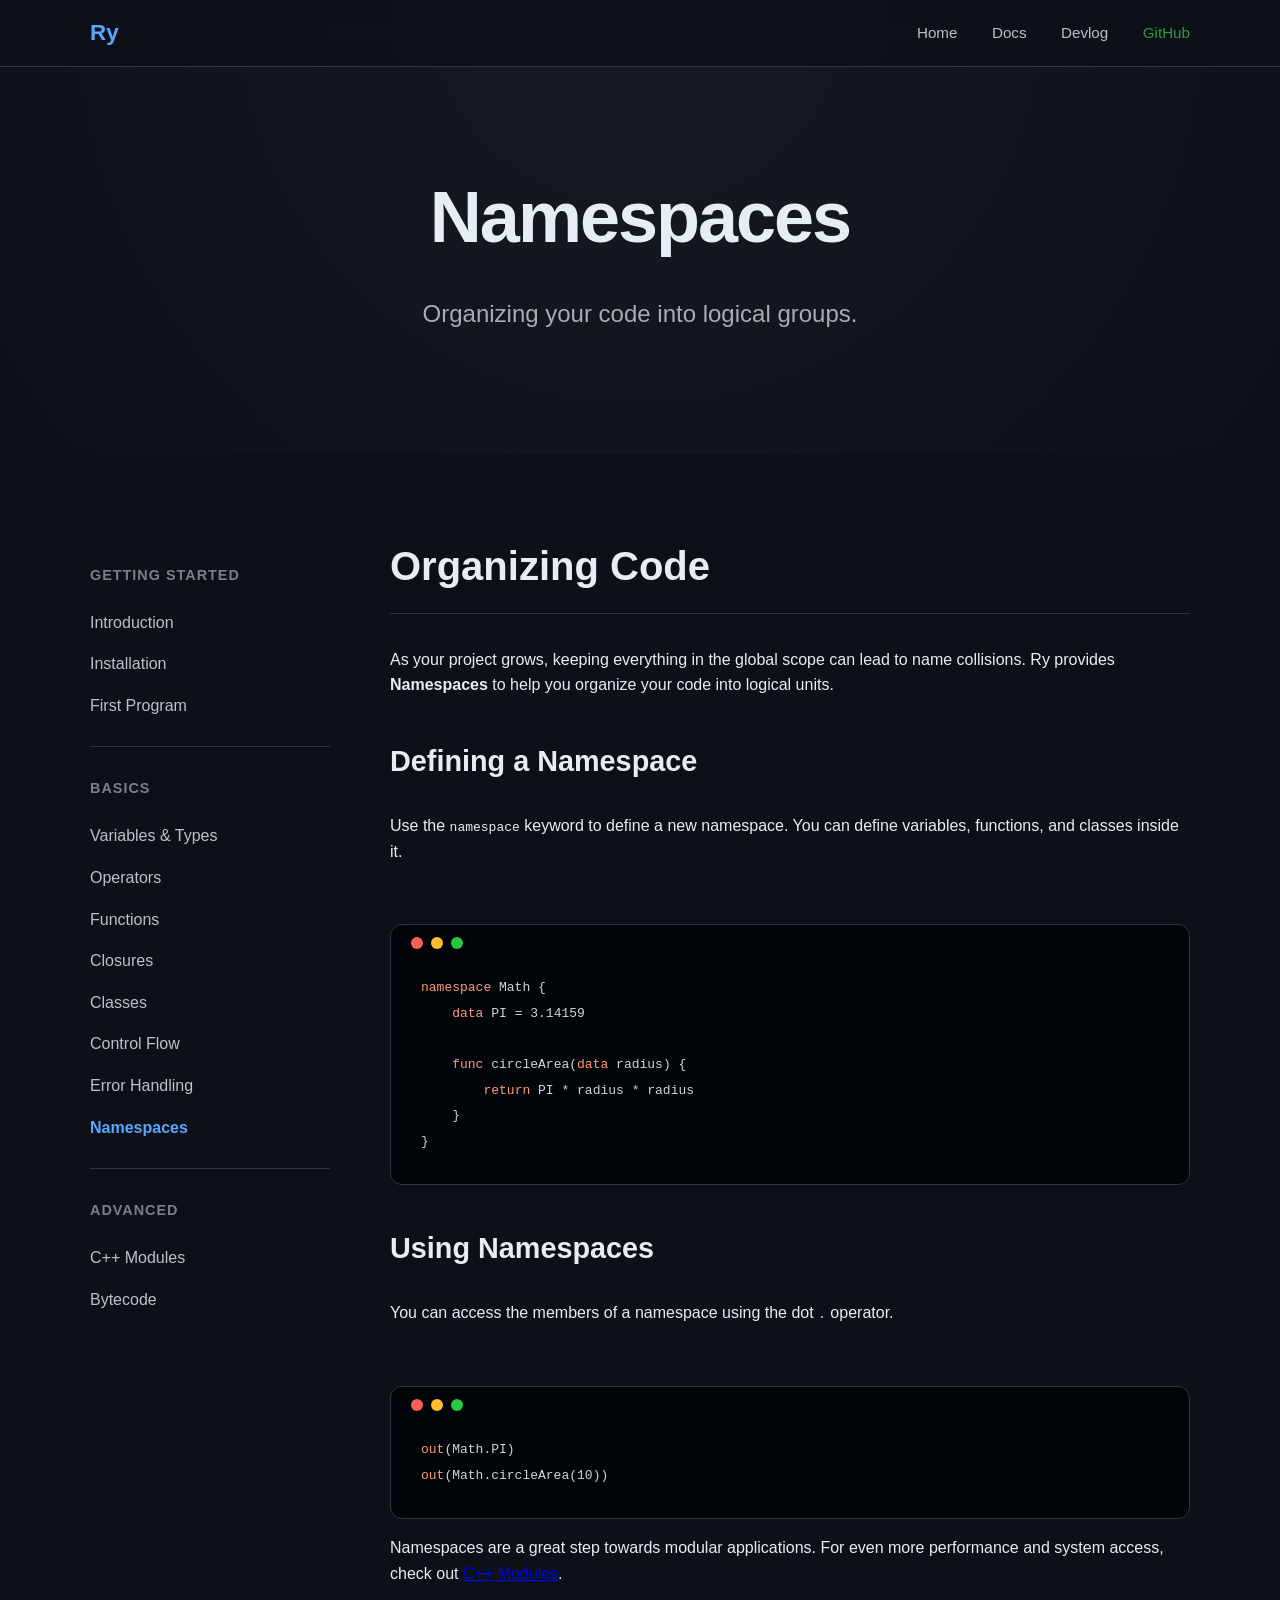
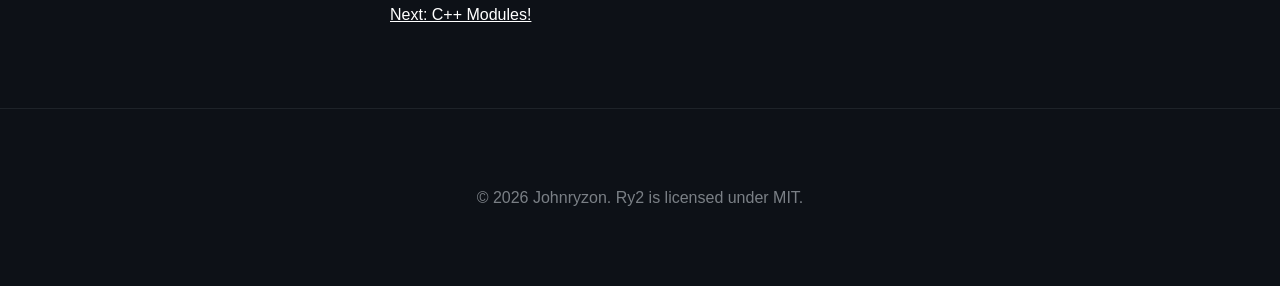
<file: docs/namespaces.html>
<!doctype html>
<html lang="en">
  <head>
    <meta charset="UTF-8" />
    <meta name="viewport" content="width=device-width, initial-scale=1.0" />
    <link rel="stylesheet" href="../styles/style.css" />
    <title>Ry | Namespaces</title>
  </head>
  <body>
    <nav>
      <div class="nav-content">
        <a href="../index.html" class="logo">Ry</a>
        <div class="nav-links">
          <a href="../index.html">Home</a>
          <a href="index.html">Docs</a>
          <a href="../blog/index.html">Devlog</a>
          <a
            href="https://github.com/johnryzon123/Ry2"
            style="color: var(--success)"
            >GitHub</a
          >
        </div>
      </div>
    </nav>
    <header class="hero">
      <h1>Namespaces</h1>
      <p class="tagline">Organizing your code into logical groups.</p>
    </header>

    <div class="container docs-layout">
      <div class="sidebar">
        <h4>Getting Started</h4>
        <a href="intro.html">Introduction</a>
        <a href="installation.html">Installation</a>
        <a href="hello-world.html">First Program</a>
        <hr />
        <h4>Basics</h4>
        <a href="variables.html">Variables & Types</a>
        <a href="operators.html">Operators</a>
        <a href="functions.html">Functions</a>
        <a href="closures.html">Closures</a>
        <a href="classes.html">Classes</a>
        <a href="control-flow.html">Control Flow</a>
        <a href="error-handling.html">Error Handling</a>
        <a href="namespaces.html" class="active">Namespaces</a>
        <hr />
        <h4>Advanced</h4>
        <a href="cpp-modules.html">C++ Modules</a>
        <a href="bytecode.html">Bytecode</a>
      </div>
      <main class="docs-content">
        <h2>Organizing Code</h2>
        <p>
          As your project grows, keeping everything in the global scope can lead
          to name collisions. Ry provides <strong>Namespaces</strong> to help
          you organize your code into logical units.
        </p>

        <h3>Defining a Namespace</h3>
        <p>
          Use the <code>namespace</code> keyword to define a new namespace. You
          can define variables, functions, and classes inside it.
        </p>
        <div class="code-box">
          <div class="code-header">
            <div class="dot" style="background: #ff5f56"></div>
            <div class="dot" style="background: #ffbd2e"></div>
            <div class="dot" style="background: #27c93f"></div>
          </div>
          <pre><code><span class="keyword">namespace</span> Math {
    <span class="keyword">data</span> PI = 3.14159

    <span class="keyword">func</span> circleArea(<span class="keyword">data</span> radius) {
        <span class="keyword">return</span> PI * radius * radius
    }
}
</code></pre>
        </div>

        <h3>Using Namespaces</h3>
        <p>
          You can access the members of a namespace using the dot
          <code>.</code> operator.
        </p>
        <div class="code-box">
          <div class="code-header">
            <div class="dot" style="background: #ff5f56"></div>
            <div class="dot" style="background: #ffbd2e"></div>
            <div class="dot" style="background: #27c93f"></div>
          </div>
          <pre><code><span class="keyword">out</span>(Math.PI)
<span class="keyword">out</span>(Math.circleArea(10))
</code></pre>
        </div>

        <p>
          Namespaces are a great step towards modular applications. For even
          more performance and system access, check out
          <a href="cpp-modules.html">C++ Modules</a>.
        </p>
        <a href="cpp-modules.html" style="color: white">Next: C++ Modules!</a>
      </main>
    </div>

    <footer>
      <p>&copy; 2026 Johnryzon. Ry2 is licensed under MIT.</p>
    </footer>
  </body>
</html>
</file>
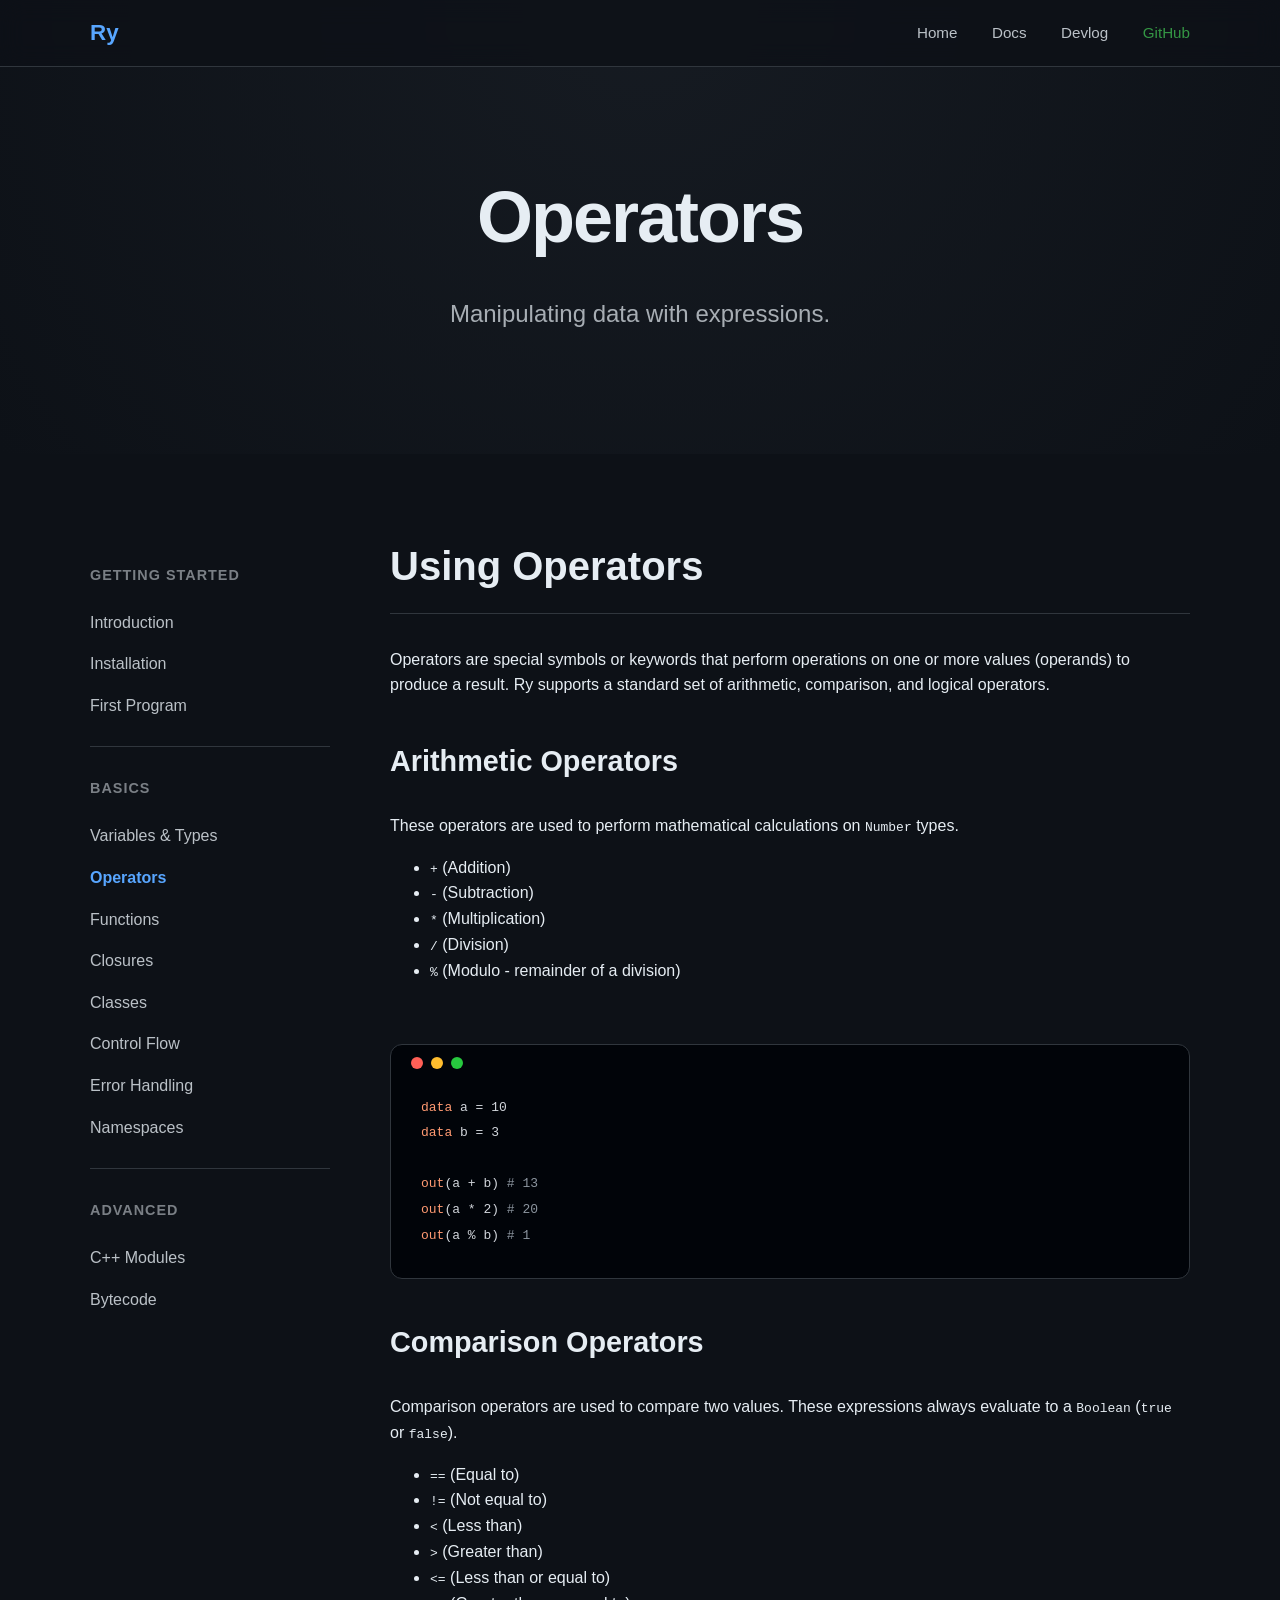
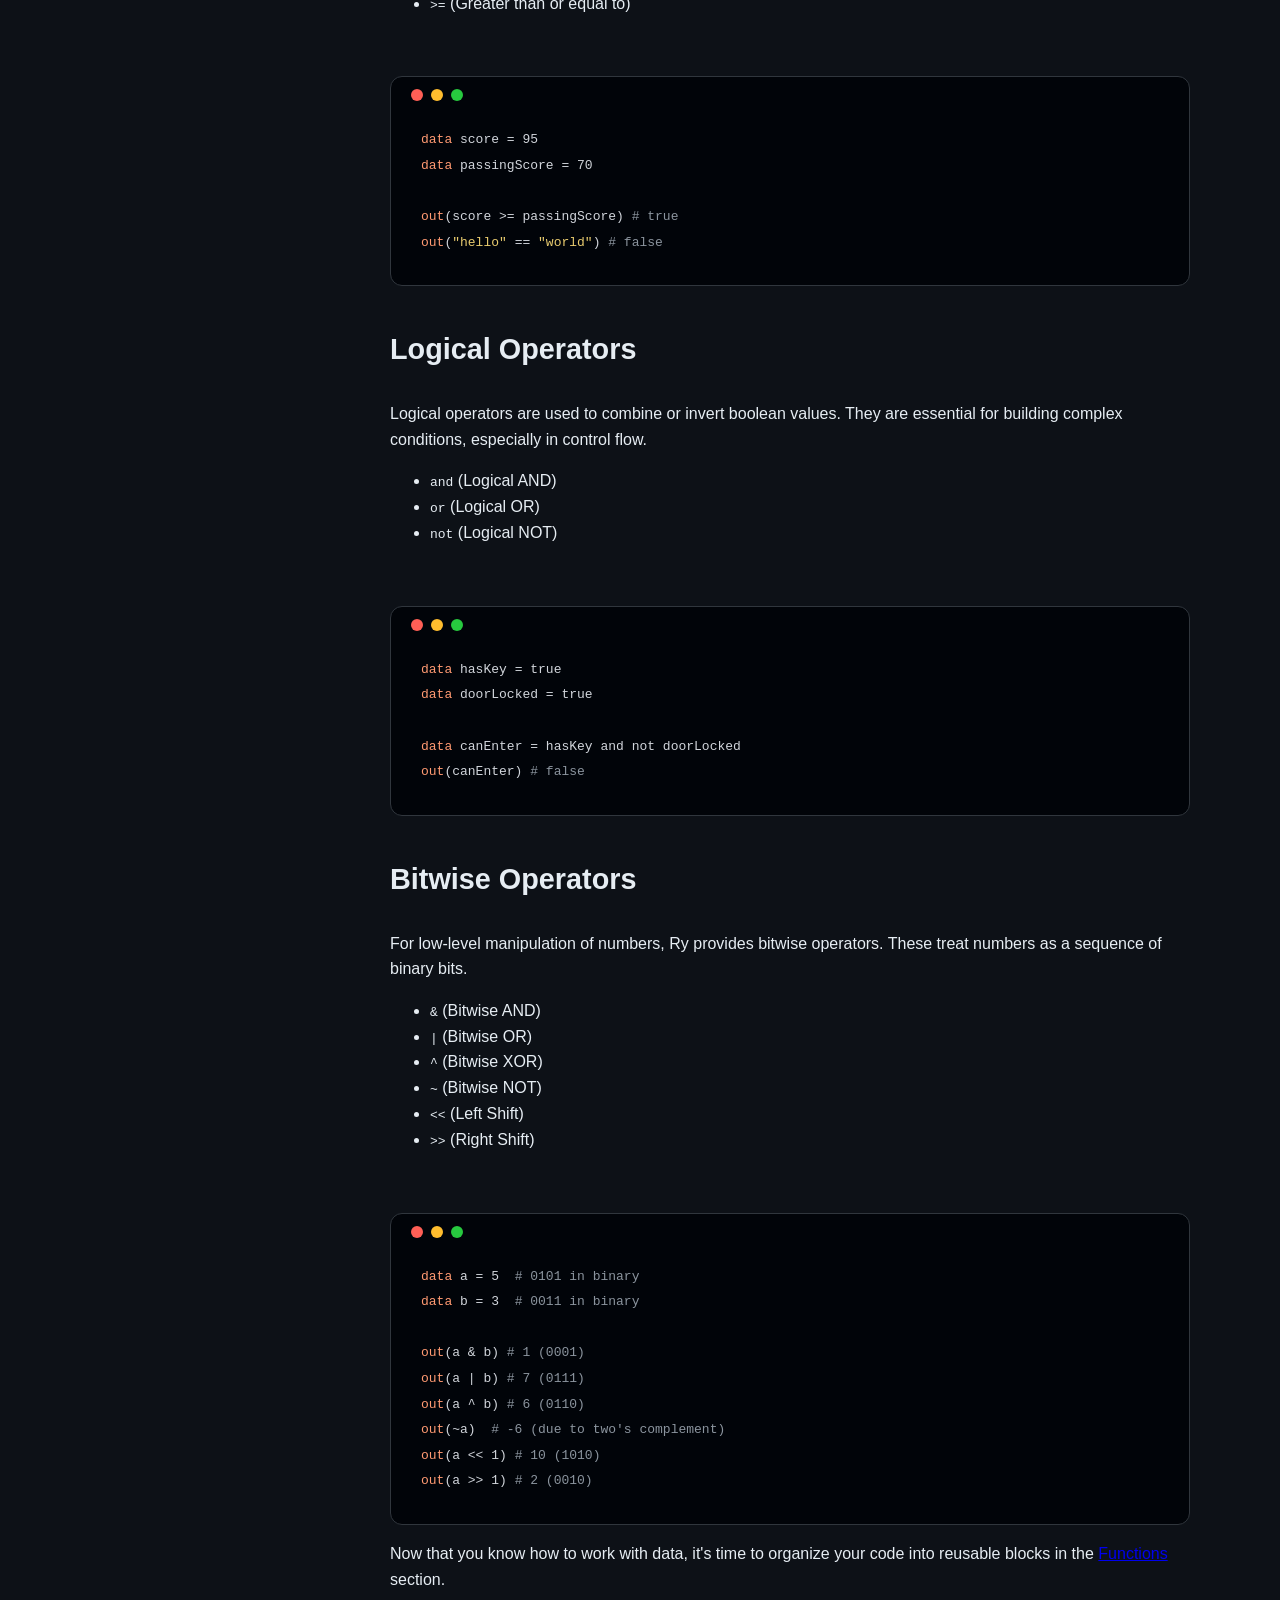
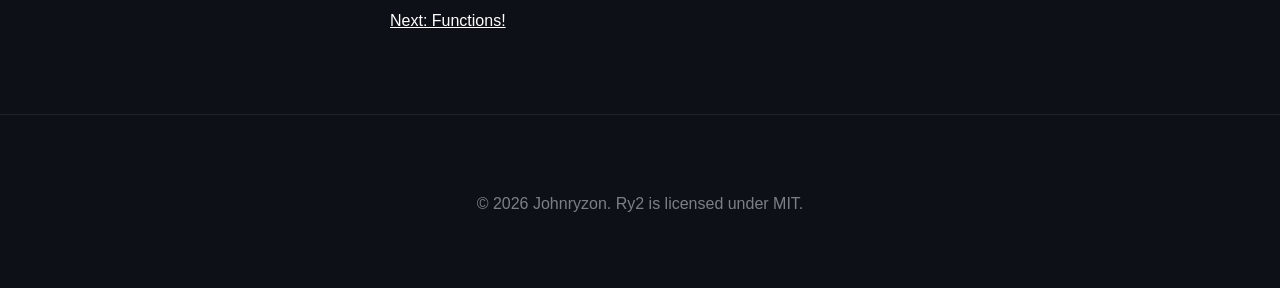
<file: docs/operators.html>
<!doctype html>
<html lang="en">
  <head>
    <meta charset="UTF-8" />
    <meta name="viewport" content="width=device-width, initial-scale=1.0" />
    <link rel="stylesheet" href="../styles/style.css" />
    <title>Ry | Operators</title>
  </head>
  <body>
    <nav>
      <div class="nav-content">
        <a href="../index.html" class="logo">Ry</a>
        <div class="nav-links">
          <a href="../index.html">Home</a>
          <a href="index.html">Docs</a>
          <a href="../blog/index.html">Devlog</a>
          <a
            href="https://github.com/johnryzon123/Ry2"
            style="color: var(--success)"
            >GitHub</a
          >
        </div>
      </div>
    </nav>
    <header class="hero">
      <h1>Operators</h1>
      <p class="tagline">Manipulating data with expressions.</p>
    </header>

    <div class="container docs-layout">
      <div class="sidebar">
        <h4>Getting Started</h4>
        <a href="intro.html">Introduction</a>
        <a href="installation.html">Installation</a>
        <a href="hello-world.html">First Program</a>
        <hr />
        <h4>Basics</h4>
        <a href="variables.html">Variables & Types</a>
        <a href="operators.html" class="active">Operators</a>
        <a href="functions.html">Functions</a>
        <a href="closures.html">Closures</a>
        <a href="classes.html">Classes</a>
        <a href="control-flow.html">Control Flow</a>
        <a href="error-handling.html">Error Handling</a>
        <a href="namespaces.html">Namespaces</a>
        <hr />
        <h4>Advanced</h4>
        <a href="cpp-modules.html">C++ Modules</a>
        <a href="bytecode.html">Bytecode</a>
      </div>
      <main class="docs-content">
        <h2>Using Operators</h2>
        <p>
          Operators are special symbols or keywords that perform operations on
          one or more values (operands) to produce a result. Ry supports a
          standard set of arithmetic, comparison, and logical operators.
        </p>

        <h3>Arithmetic Operators</h3>
        <p>
          These operators are used to perform mathematical calculations on
          <code>Number</code> types.
        </p>
        <ul>
          <li><code>+</code> (Addition)</li>
          <li><code>-</code> (Subtraction)</li>
          <li><code>*</code> (Multiplication)</li>
          <li><code>/</code> (Division)</li>
          <li><code>%</code> (Modulo - remainder of a division)</li>
        </ul>
        <div class="code-box">
          <div class="code-header">
            <div class="dot" style="background: #ff5f56"></div>
            <div class="dot" style="background: #ffbd2e"></div>
            <div class="dot" style="background: #27c93f"></div>
          </div>
          <pre><code><span class="keyword">data</span> a = 10
<span class="keyword">data</span> b = 3

<span class="keyword">out</span>(a + b) <span class="comment"># 13</span>
<span class="keyword">out</span>(a * 2) <span class="comment"># 20</span>
<span class="keyword">out</span>(a % b) <span class="comment"># 1</span>
</code></pre>
        </div>

        <h3>Comparison Operators</h3>
        <p>
          Comparison operators are used to compare two values. These expressions
          always evaluate to a <code>Boolean</code> (<code>true</code> or
          <code>false</code>).
        </p>
        <ul>
          <li><code>==</code> (Equal to)</li>
          <li><code>!=</code> (Not equal to)</li>
          <li><code>&lt;</code> (Less than)</li>
          <li><code>&gt;</code> (Greater than)</li>
          <li><code>&lt;=</code> (Less than or equal to)</li>
          <li><code>&gt;=</code> (Greater than or equal to)</li>
        </ul>
        <div class="code-box">
          <div class="code-header">
            <div class="dot" style="background: #ff5f56"></div>
            <div class="dot" style="background: #ffbd2e"></div>
            <div class="dot" style="background: #27c93f"></div>
          </div>
          <pre><code><span class="keyword">data</span> score = 95
<span class="keyword">data</span> passingScore = 70

<span class="keyword">out</span>(score >= passingScore) <span class="comment"># true</span>
<span class="keyword">out</span>(<span class="string">"hello"</span> == <span class="string">"world"</span>) <span class="comment"># false</span>
</code></pre>
        </div>

        <h3>Logical Operators</h3>
        <p>
          Logical operators are used to combine or invert boolean values. They
          are essential for building complex conditions, especially in control
          flow.
        </p>
        <ul>
          <li><code>and</code> (Logical AND)</li>
          <li><code>or</code> (Logical OR)</li>
          <li><code>not</code> (Logical NOT)</li>
        </ul>
        <div class="code-box">
          <div class="code-header">
            <div class="dot" style="background: #ff5f56"></div>
            <div class="dot" style="background: #ffbd2e"></div>
            <div class="dot" style="background: #27c93f"></div>
          </div>
          <pre><code><span class="keyword">data</span> hasKey = true
<span class="keyword">data</span> doorLocked = true

<span class="keyword">data</span> canEnter = hasKey and not doorLocked
<span class="keyword">out</span>(canEnter) <span class="comment"># false</span>
</code></pre>
        </div>

        <h3>Bitwise Operators</h3>
        <p>
          For low-level manipulation of numbers, Ry provides bitwise operators.
          These treat numbers as a sequence of binary bits.
        </p>
        <ul>
          <li><code>&</code> (Bitwise AND)</li>
          <li><code>|</code> (Bitwise OR)</li>
          <li><code>^</code> (Bitwise XOR)</li>
          <li><code>~</code> (Bitwise NOT)</li>
          <li><code>&lt;&lt;</code> (Left Shift)</li>
          <li><code>&gt;&gt;</code> (Right Shift)</li>
        </ul>
        <div class="code-box">
          <div class="code-header">
            <div class="dot" style="background: #ff5f56"></div>
            <div class="dot" style="background: #ffbd2e"></div>
            <div class="dot" style="background: #27c93f"></div>
          </div>
          <pre><code><span class="keyword">data</span> a = 5  <span class="comment"># 0101 in binary</span>
<span class="keyword">data</span> b = 3  <span class="comment"># 0011 in binary</span>

<span class="keyword">out</span>(a & b) <span class="comment"># 1 (0001)</span>
<span class="keyword">out</span>(a | b) <span class="comment"># 7 (0111)</span>
<span class="keyword">out</span>(a ^ b) <span class="comment"># 6 (0110)</span>
<span class="keyword">out</span>(~a)  <span class="comment"># -6 (due to two's complement)</span>
<span class="keyword">out</span>(a &lt;&lt; 1) <span class="comment"># 10 (1010)</span>
<span class="keyword">out</span>(a &gt;&gt; 1) <span class="comment"># 2 (0010)</span>
</code></pre>
        </div>

        <p>
          Now that you know how to work with data, it's time to organize your
          code into reusable blocks in the
          <a href="functions.html">Functions</a> section.
        </p>
        <a href="functions.html" style="color: white">Next: Functions!</a>
      </main>
    </div>

    <footer>
      <p>&copy; 2026 Johnryzon. Ry2 is licensed under MIT.</p>
    </footer>
  </body>
</html>
</file>
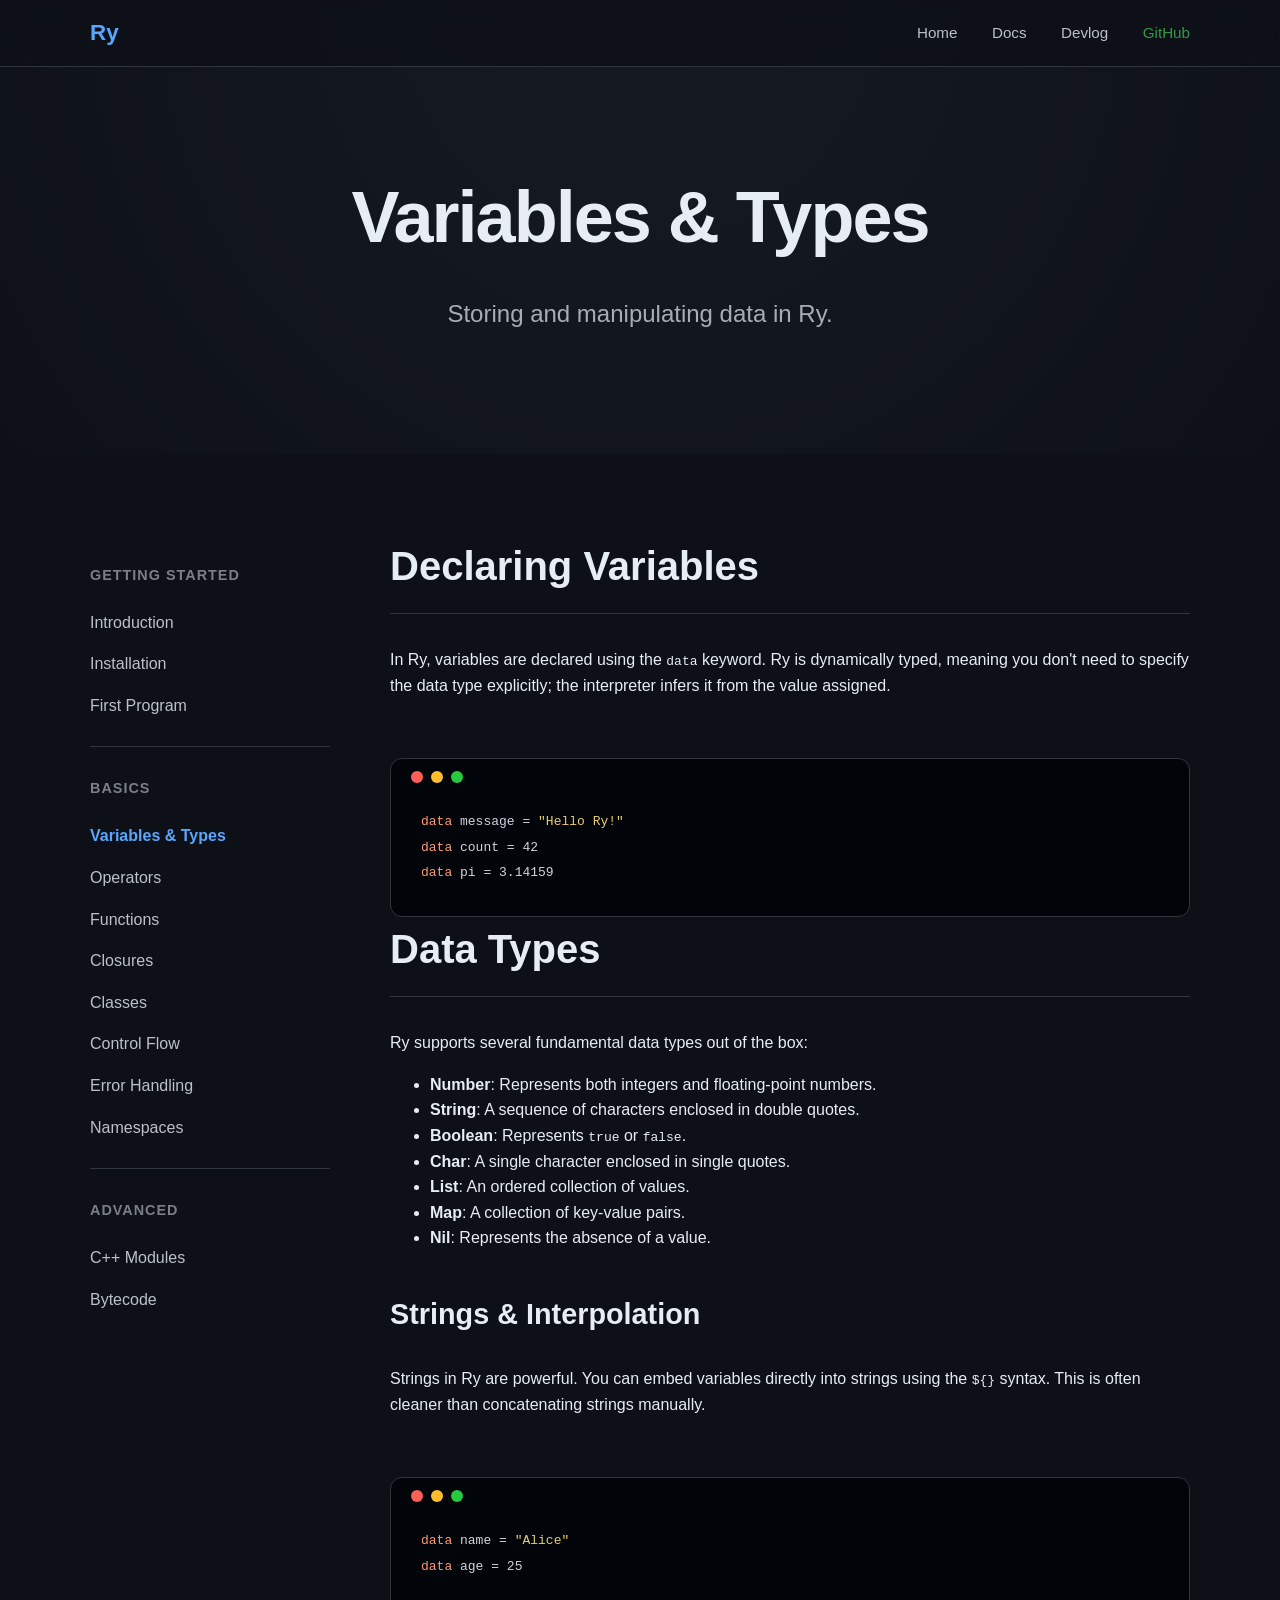
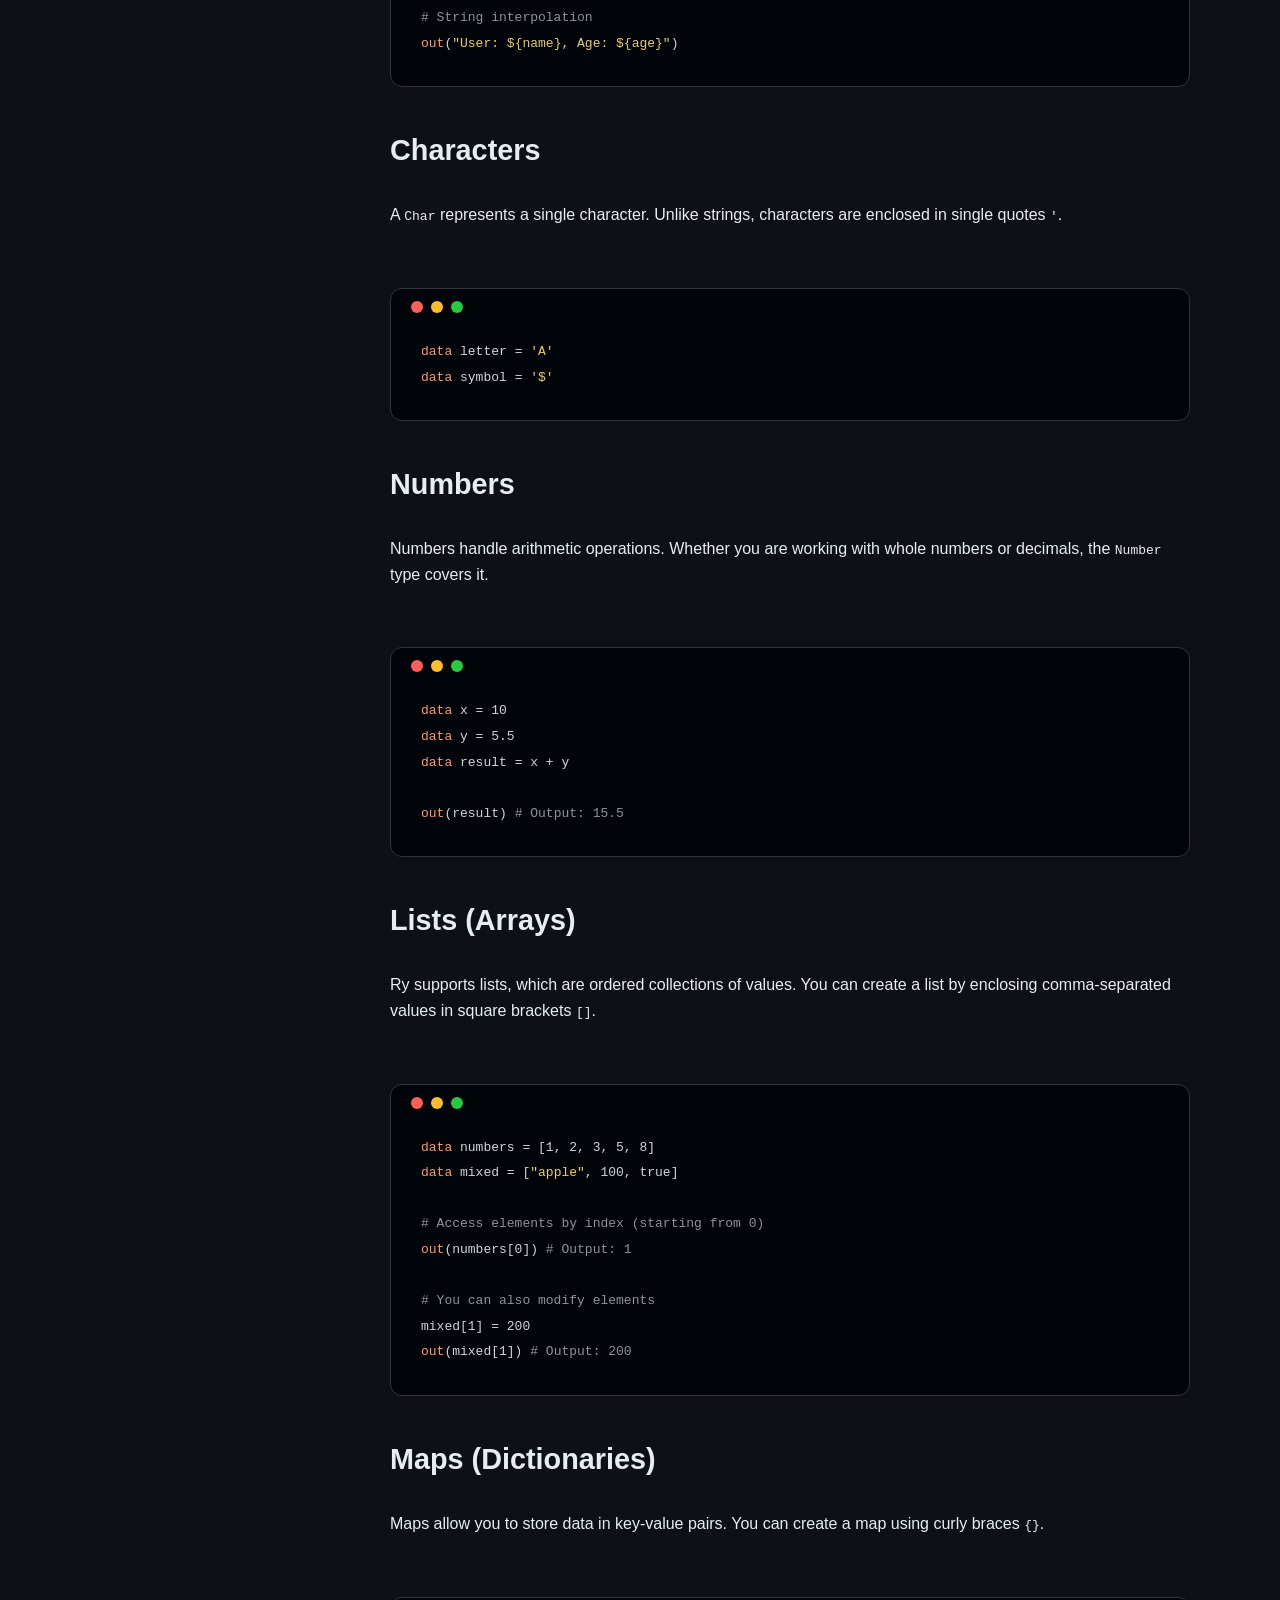
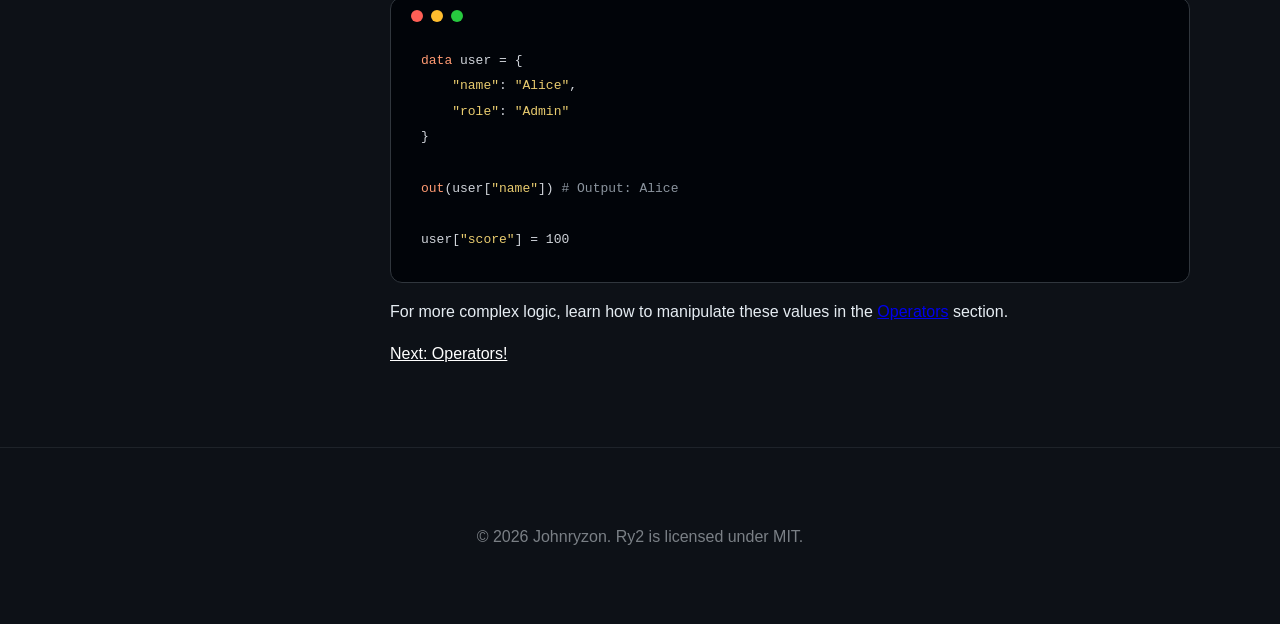
<file: docs/variables.html>
<!doctype html>
<html lang="en">
  <head>
    <meta charset="UTF-8" />
    <meta name="viewport" content="width=device-width, initial-scale=1.0" />
    <link rel="stylesheet" href="../styles/style.css" />
    <title>Ry | Variables & Types</title>
  </head>
  <body>
    <nav>
      <div class="nav-content">
        <a href="../index.html" class="logo">Ry</a>
        <div class="nav-links">
          <a href="../index.html">Home</a>
          <a href="index.html">Docs</a>
          <a href="../blog/index.html">Devlog</a>
          <a
            href="https://github.com/johnryzon123/Ry2"
            style="color: var(--success)"
            >GitHub</a
          >
        </div>
      </div>
    </nav>
    <header class="hero">
      <h1>Variables & Types</h1>
      <p class="tagline">Storing and manipulating data in Ry.</p>
    </header>

    <div class="container docs-layout">
      <div class="sidebar">
        <h4>Getting Started</h4>
        <a href="intro.html">Introduction</a>
        <a href="installation.html">Installation</a>
        <a href="hello-world.html">First Program</a>
        <hr />
        <h4>Basics</h4>
        <a href="variables.html" class="active">Variables & Types</a>
        <a href="operators.html">Operators</a>
        <a href="functions.html">Functions</a>
        <a href="closures.html">Closures</a>
        <a href="classes.html">Classes</a>
        <a href="control-flow.html">Control Flow</a>
        <a href="error-handling.html">Error Handling</a>
        <a href="namespaces.html">Namespaces</a>
        <hr />
        <h4>Advanced</h4>
        <a href="cpp-modules.html">C++ Modules</a>
        <a href="bytecode.html">Bytecode</a>
      </div>
      <main class="docs-content">
        <h2>Declaring Variables</h2>
        <p>
          In Ry, variables are declared using the <code>data</code> keyword. Ry
          is dynamically typed, meaning you don't need to specify the data type
          explicitly; the interpreter infers it from the value assigned.
        </p>
        <div class="code-box">
          <div class="code-header">
            <div class="dot" style="background: #ff5f56"></div>
            <div class="dot" style="background: #ffbd2e"></div>
            <div class="dot" style="background: #27c93f"></div>
          </div>
          <pre><code><span class="keyword">data</span> message = <span class="string">"Hello Ry!"</span>
<span class="keyword">data</span> count = 42
<span class="keyword">data</span> pi = 3.14159
</code></pre>
        </div>

        <h2>Data Types</h2>
        <p>Ry supports several fundamental data types out of the box:</p>
        <ul>
          <li>
            <strong>Number</strong>: Represents both integers and floating-point
            numbers.
          </li>
          <li>
            <strong>String</strong>: A sequence of characters enclosed in double
            quotes.
          </li>
          <li>
            <strong>Boolean</strong>: Represents <code>true</code> or
            <code>false</code>.
          </li>
          <li>
            <strong>Char</strong>: A single character enclosed in single quotes.
          </li>
          <li><strong>List</strong>: An ordered collection of values.</li>
          <li><strong>Map</strong>: A collection of key-value pairs.</li>
          <li><strong>Nil</strong>: Represents the absence of a value.</li>
        </ul>

        <h3>Strings & Interpolation</h3>
        <p>
          Strings in Ry are powerful. You can embed variables directly into
          strings using the <code>${}</code> syntax. This is often cleaner than
          concatenating strings manually.
        </p>
        <div class="code-box">
          <div class="code-header">
            <div class="dot" style="background: #ff5f56"></div>
            <div class="dot" style="background: #ffbd2e"></div>
            <div class="dot" style="background: #27c93f"></div>
          </div>
          <pre><code><span class="keyword">data</span> name = <span class="string">"Alice"</span>
<span class="keyword">data</span> age = 25

<span class="comment"># String interpolation</span>
<span class="keyword">out</span>(<span class="string">"User: ${name}, Age: ${age}"</span>)
</code></pre>
        </div>

        <h3>Characters</h3>
        <p>
          A <code>Char</code> represents a single character. Unlike strings,
          characters are enclosed in single quotes <code>'</code>.
        </p>
        <div class="code-box">
          <div class="code-header">
            <div class="dot" style="background: #ff5f56"></div>
            <div class="dot" style="background: #ffbd2e"></div>
            <div class="dot" style="background: #27c93f"></div>
          </div>
          <pre><code><span class="keyword">data</span> letter = <span class="string">'A'</span>
<span class="keyword">data</span> symbol = <span class="string">'$'</span>
</code></pre>
        </div>

        <h3>Numbers</h3>
        <p>
          Numbers handle arithmetic operations. Whether you are working with
          whole numbers or decimals, the <code>Number</code> type covers it.
        </p>
        <div class="code-box">
          <div class="code-header">
            <div class="dot" style="background: #ff5f56"></div>
            <div class="dot" style="background: #ffbd2e"></div>
            <div class="dot" style="background: #27c93f"></div>
          </div>
          <pre><code><span class="keyword">data</span> x = 10
<span class="keyword">data</span> y = 5.5
<span class="keyword">data</span> result = x + y

<span class="keyword">out</span>(result) <span class="comment"># Output: 15.5</span>
</code></pre>
        </div>

        <h3>Lists (Arrays)</h3>
        <p>
          Ry supports lists, which are ordered collections of values. You can
          create a list by enclosing comma-separated values in square brackets
          <code>[]</code>.
        </p>
        <div class="code-box">
          <div class="code-header">
            <div class="dot" style="background: #ff5f56"></div>
            <div class="dot" style="background: #ffbd2e"></div>
            <div class="dot" style="background: #27c93f"></div>
          </div>
          <pre><code><span class="keyword">data</span> numbers = [1, 2, 3, 5, 8]
<span class="keyword">data</span> mixed = [<span class="string">"apple"</span>, 100, true]

<span class="comment"># Access elements by index (starting from 0)</span>
<span class="keyword">out</span>(numbers[0]) <span class="comment"># Output: 1</span>

<span class="comment"># You can also modify elements</span>
mixed[1] = 200
<span class="keyword">out</span>(mixed[1]) <span class="comment"># Output: 200</span>
</code></pre>
        </div>

        <h3>Maps (Dictionaries)</h3>
        <p>
          Maps allow you to store data in key-value pairs. You can create a map
          using curly braces <code>{}</code>.
        </p>
        <div class="code-box">
          <div class="code-header">
            <div class="dot" style="background: #ff5f56"></div>
            <div class="dot" style="background: #ffbd2e"></div>
            <div class="dot" style="background: #27c93f"></div>
          </div>
          <pre><code><span class="keyword">data</span> user = {
    <span class="string">"name"</span>: <span class="string">"Alice"</span>,
    <span class="string">"role"</span>: <span class="string">"Admin"</span>
}

<span class="keyword">out</span>(user[<span class="string">"name"</span>]) <span class="comment"># Output: Alice</span>

user[<span class="string">"score"</span>] = 100
</code></pre>
        </div>

        <p>
          For more complex logic, learn how to manipulate these values in the
          <a href="operators.html">Operators</a> section.
        </p>
        <a href="operators.html" style="color: white">Next: Operators!</a>
      </main>
    </div>

    <footer>
      <p>&copy; 2026 Johnryzon. Ry2 is licensed under MIT.</p>
    </footer>
  </body>
</html>
</file>
<file: styles/style.css>
:root {
  --bg: #0d1117;
  --card: #161b22;
  --text: #e6edf3;
  --accent: #58a6ff;
  --code-bg: #010409;
  --border: #30363d;
  --success: #3fb950;
}
body {
  font-family:
    -apple-system, BlinkMacSystemFont, "Segoe UI", Helvetica, Arial, sans-serif;
  background-color: var(--bg);
  color: var(--text);
  margin: 0;
  line-height: 1.6;
}

/* Modern Navigation */
nav {
  position: fixed;
  top: 0;
  width: 100%;
  background: rgba(13, 17, 23, 0.8);
  backdrop-filter: blur(12px);
  border-bottom: 1px solid var(--border);
  z-index: 1000;
}
.nav-content {
  max-width: 1100px;
  margin: 0 auto;
  display: flex;
  justify-content: space-between;
  align-items: center;
  padding: 15px 20px;
}
.logo {
  font-weight: 800;
  font-size: 1.4rem;
  color: var(--accent);
  text-decoration: none;
}
.nav-links a {
  color: var(--text);
  text-decoration: none;
  margin-left: 30px;
  font-size: 0.95rem;
  opacity: 0.8;
  transition: 0.2s;
}
.nav-links a:hover {
  opacity: 1;
  color: var(--accent);
}

/* Hero Section */
.hero {
  padding: 160px 20px 100px 20px;
  text-align: center;
  background: radial-gradient(circle at top, #161b22 0%, #0d1117 100%);
}
h1 {
  font-size: 4.5rem;
  margin: 0;
  letter-spacing: -2px;
}
.tagline {
  font-size: 1.5rem;
  opacity: 0.7;
  margin: 20px 0;
  max-width: 700px;
  margin-left: auto;
  margin-right: auto;
}

/* CTA Buttons */
.cta-group {
  margin-top: 40px;
}
.btn {
  padding: 14px 32px;
  border-radius: 8px;
  text-decoration: none;
  font-weight: 600;
  display: inline-block;
  transition: 0.2s;
}
.btn-primary {
  background: var(--accent);
  color: #0d1117;
  margin-right: 15px;
}
.btn-secondary {
  border: 1px solid var(--border);
  color: var(--text);
}
.btn:hover {
  transform: translateY(-3px);
  box-shadow: 0 10px 20px rgba(0, 0, 0, 0.3);
}

/* Feature Grid */
.container {
  max-width: 1100px;
  margin: 0 auto;
  padding: 80px 20px;
}
.grid {
  display: grid;
  grid-template-columns: repeat(auto-fit, minmax(300px, 1fr));
  gap: 30px;
}
.card {
  background: var(--card);
  padding: 40px;
  border-radius: 16px;
  border: 1px solid var(--border);
  transition: 0.3s;
}
.card:hover {
  border-color: var(--accent);
}
.card h3 {
  margin-top: 0;
  font-size: 1.5rem;
}

/* Code Sample */
.code-box {
  background: var(--code-bg);
  border-radius: 12px;
  padding: 30px;
  border: 1px solid var(--border);
  margin-top: 60px;
  text-align: left;
  position: relative;
}
.code-header {
  position: absolute;
  top: 12px;
  left: 20px;
  display: flex;
  gap: 8px;
}
.dot {
  width: 12px;
  height: 12px;
  border-radius: 50%;
}
pre {
  font-family: "Fira Code", monospace;
  margin: 20px 0 0 0;
  color: #d1d5db;
}
.keyword {
  color: #ff9a72;
}
.func {
  color: #d2a8ff;
}
.string {
  color: #e9cc6f;
}
.comment {
  color: #8b949e; /* GitHub's comment gray */
}

/* Docs Layout */
.docs-layout {
  display: grid;
  grid-template-columns: 240px 1fr;
  gap: 60px;
}
.sidebar h4 {
  font-size: 0.9rem;
  text-transform: uppercase;
  letter-spacing: 1px;
  opacity: 0.5;
  margin-top: 30px;
  margin-bottom: 15px;
}
.sidebar a {
  display: block;
  color: var(--text);
  text-decoration: none;
  padding: 8px 0;
  opacity: 0.8;
  transition: 0.2s;
}
.sidebar a:hover {
  opacity: 1;
  color: var(--accent);
}
.sidebar a.active {
  color: var(--accent);
  font-weight: 600;
  opacity: 1;
}
.sidebar hr {
  border: 0;
  border-top: 1px solid var(--border);
  margin: 20px 0;
}
.docs-content h2 {
  font-size: 2.5rem;
  border-bottom: 1px solid var(--border);
  padding-bottom: 15px;
  margin-top: 0;
}
.docs-content h3 {
  font-size: 1.8rem;
  margin-top: 40px;
}

footer {
  text-align: center;
  padding: 60px;
  border-top: 1px solid var(--border);
  opacity: 0.5;
}
</file>
